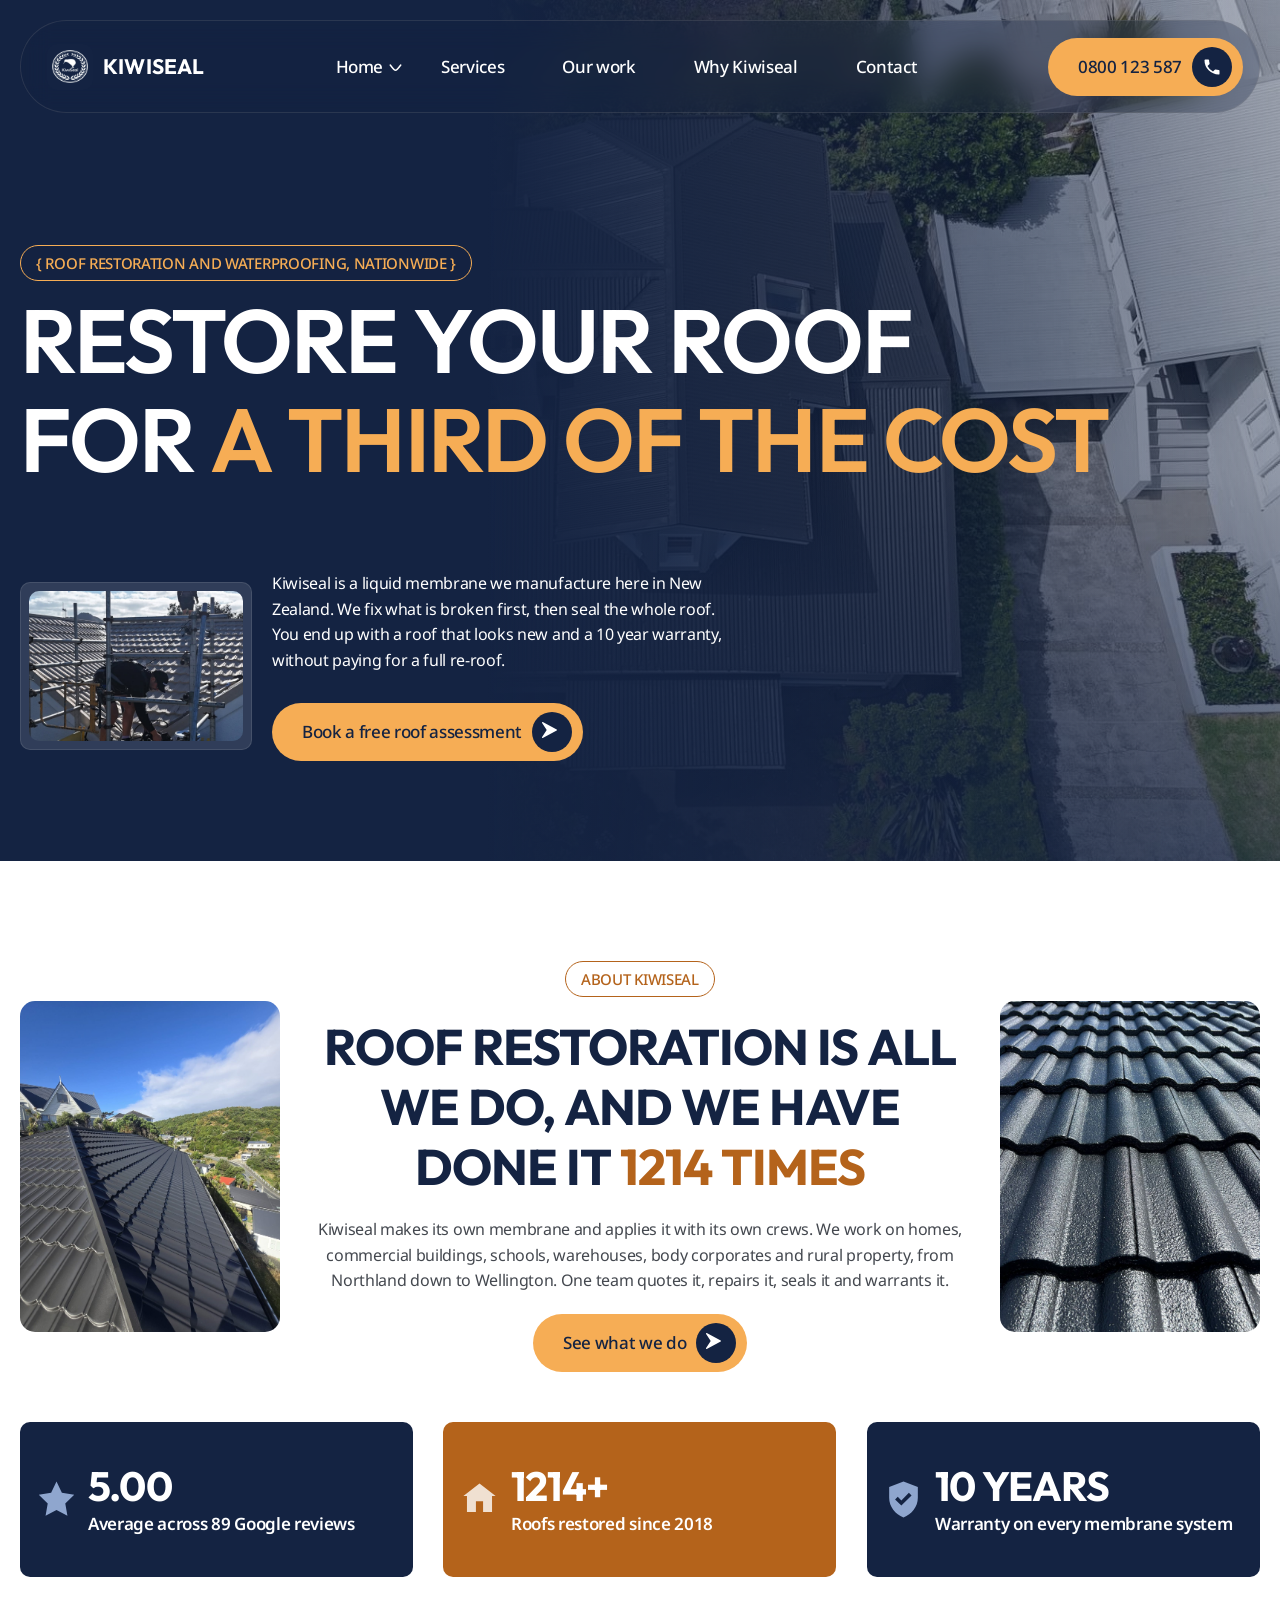
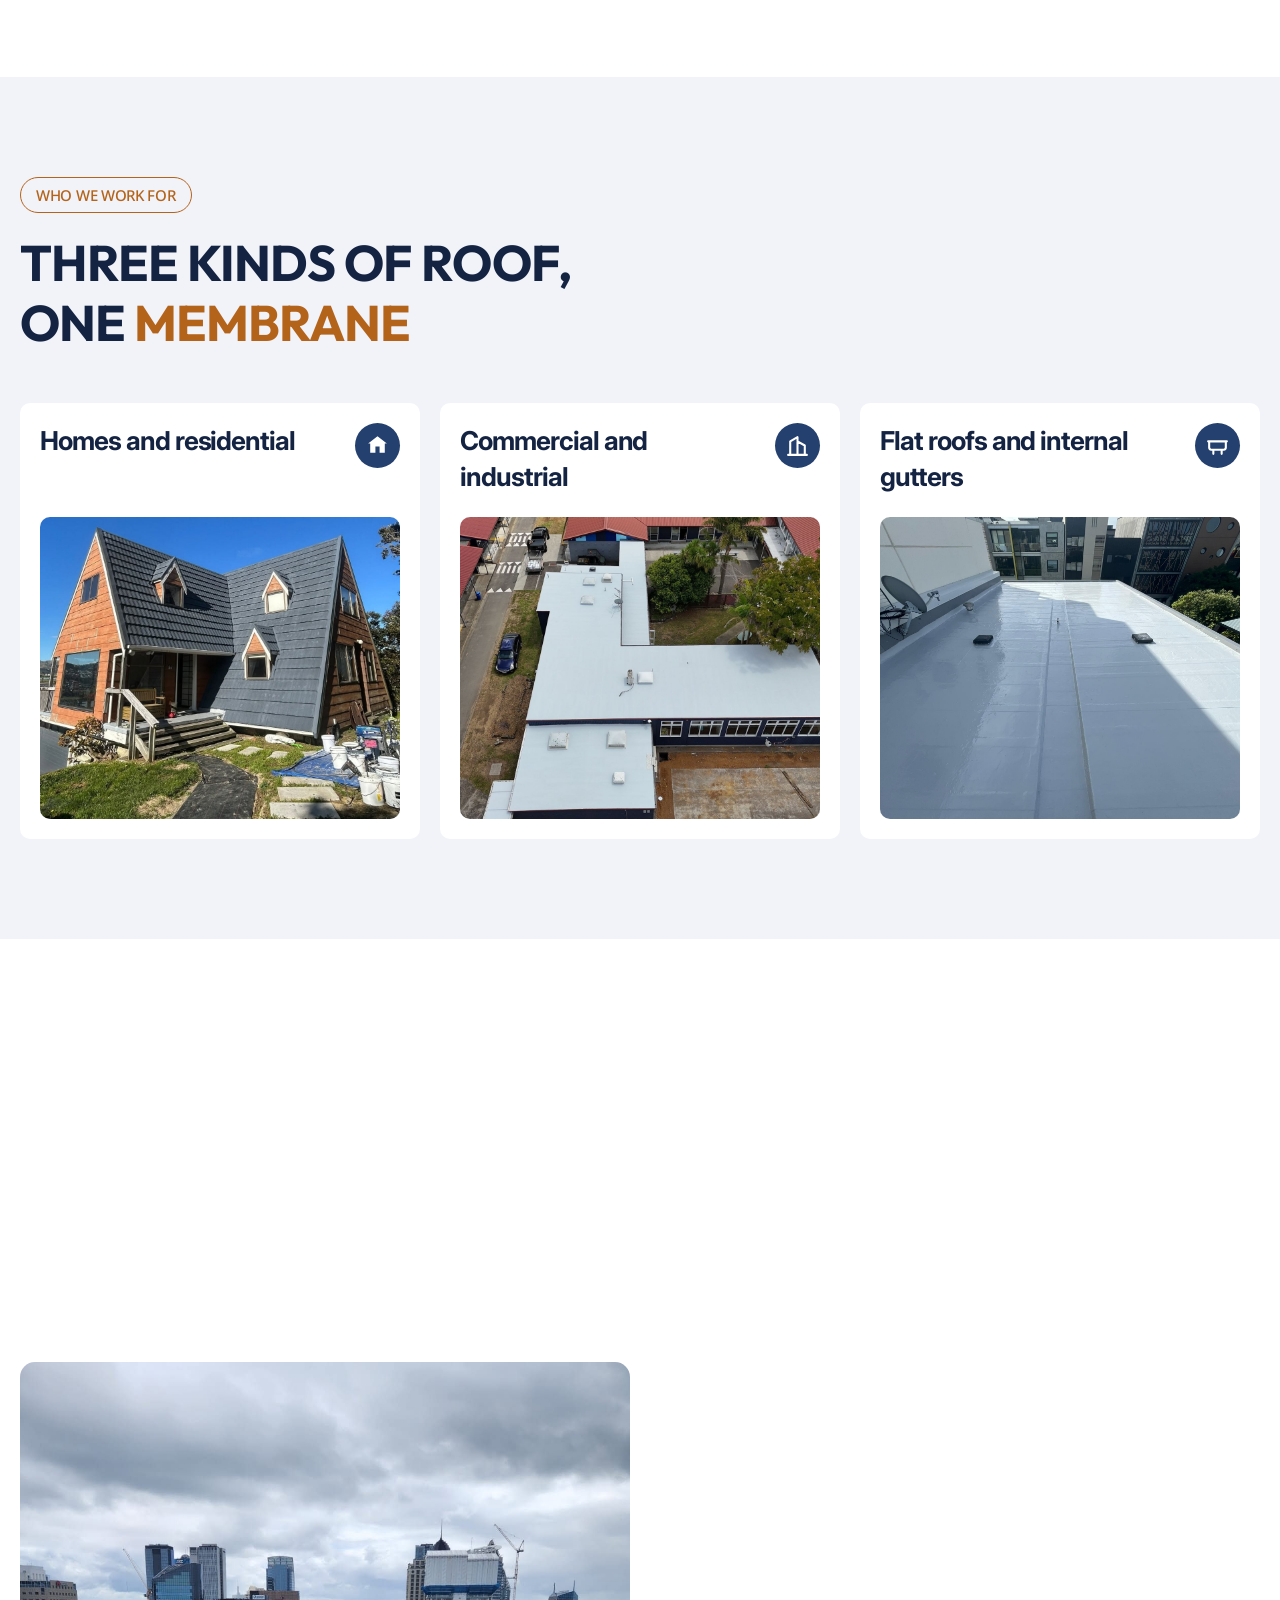
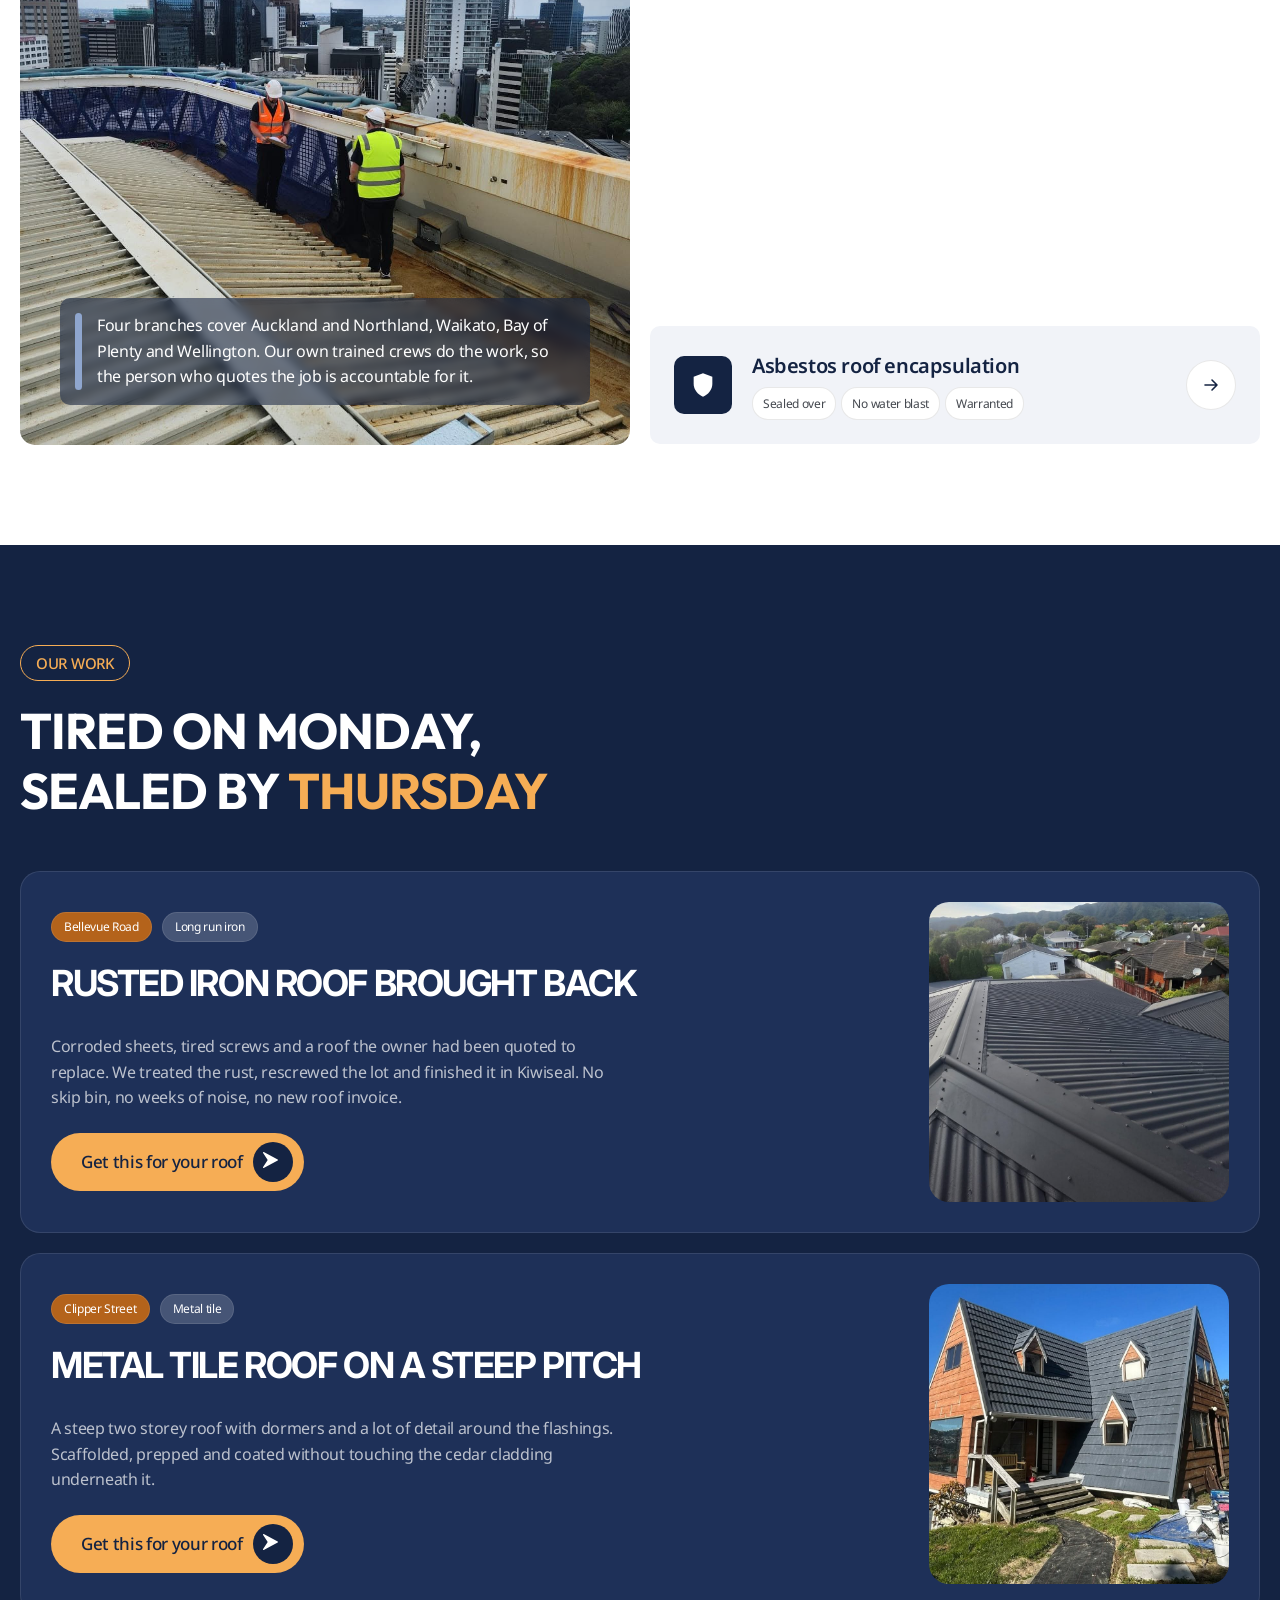
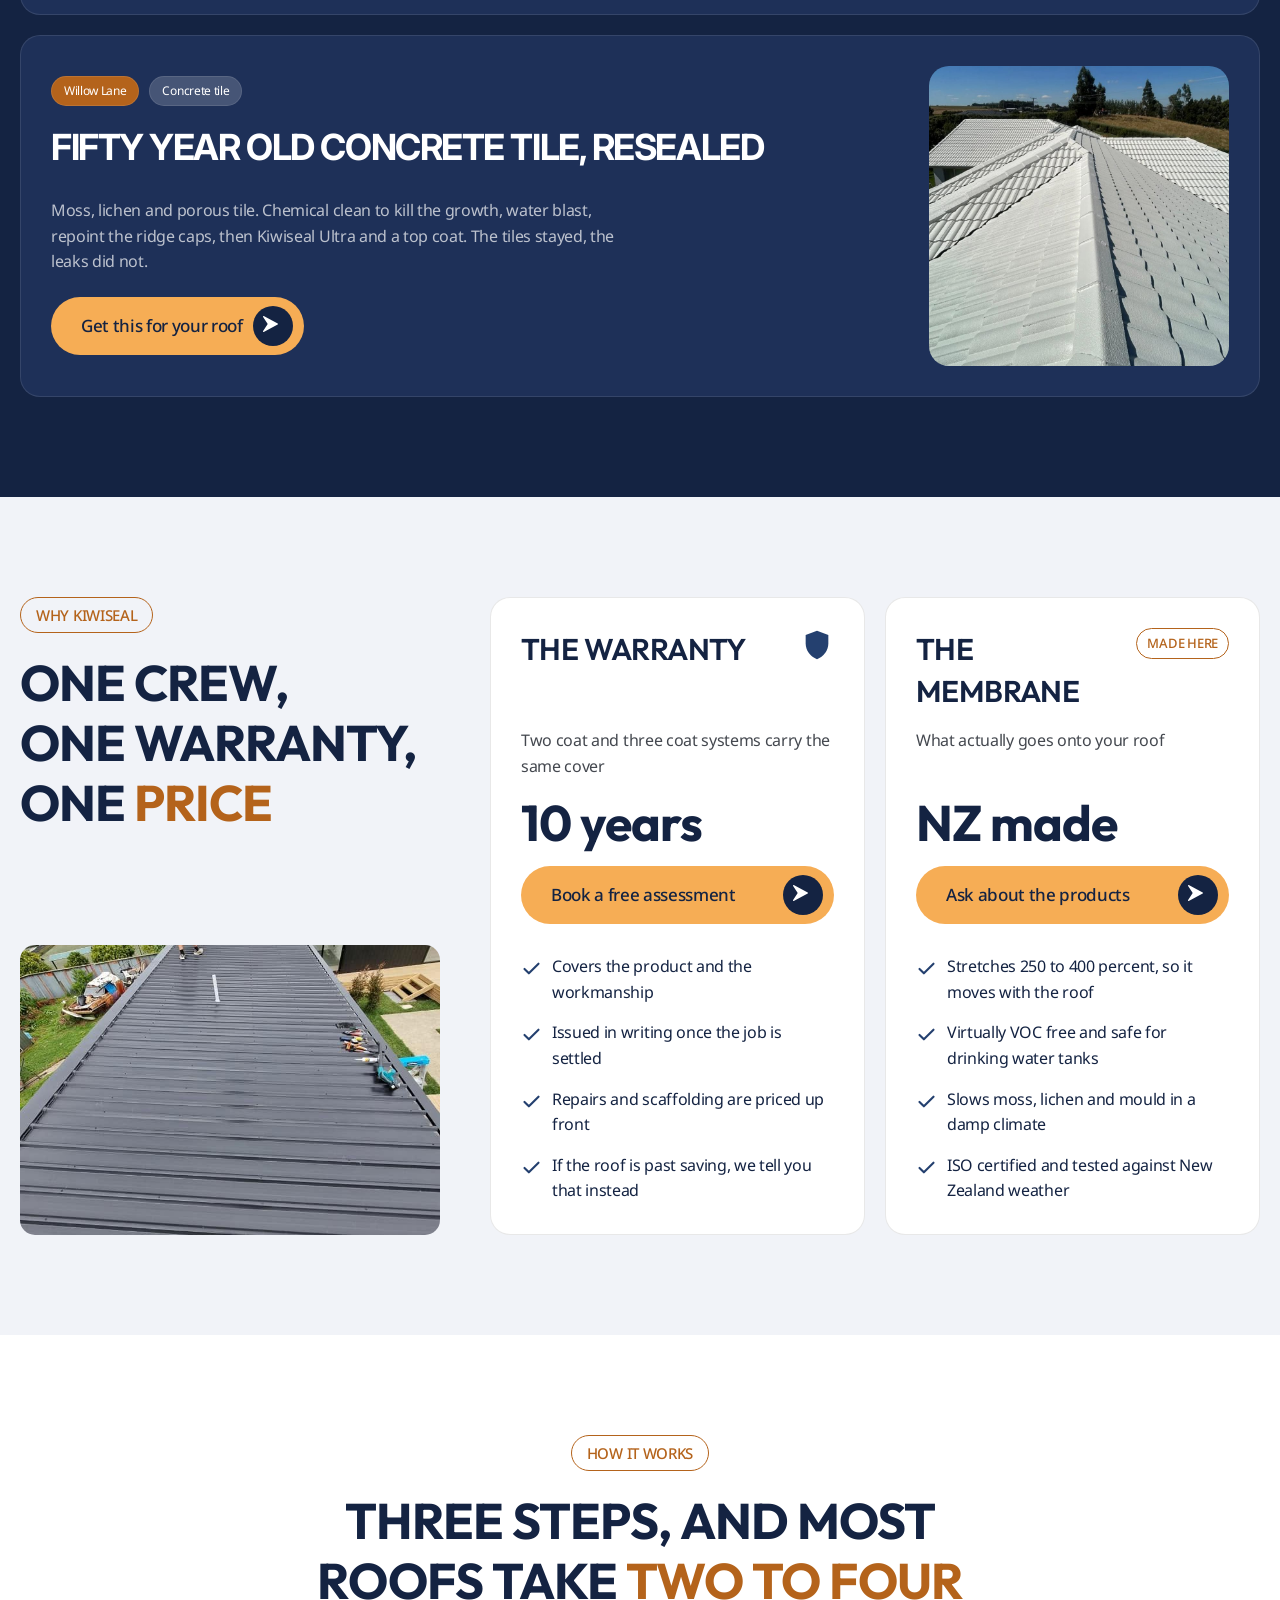
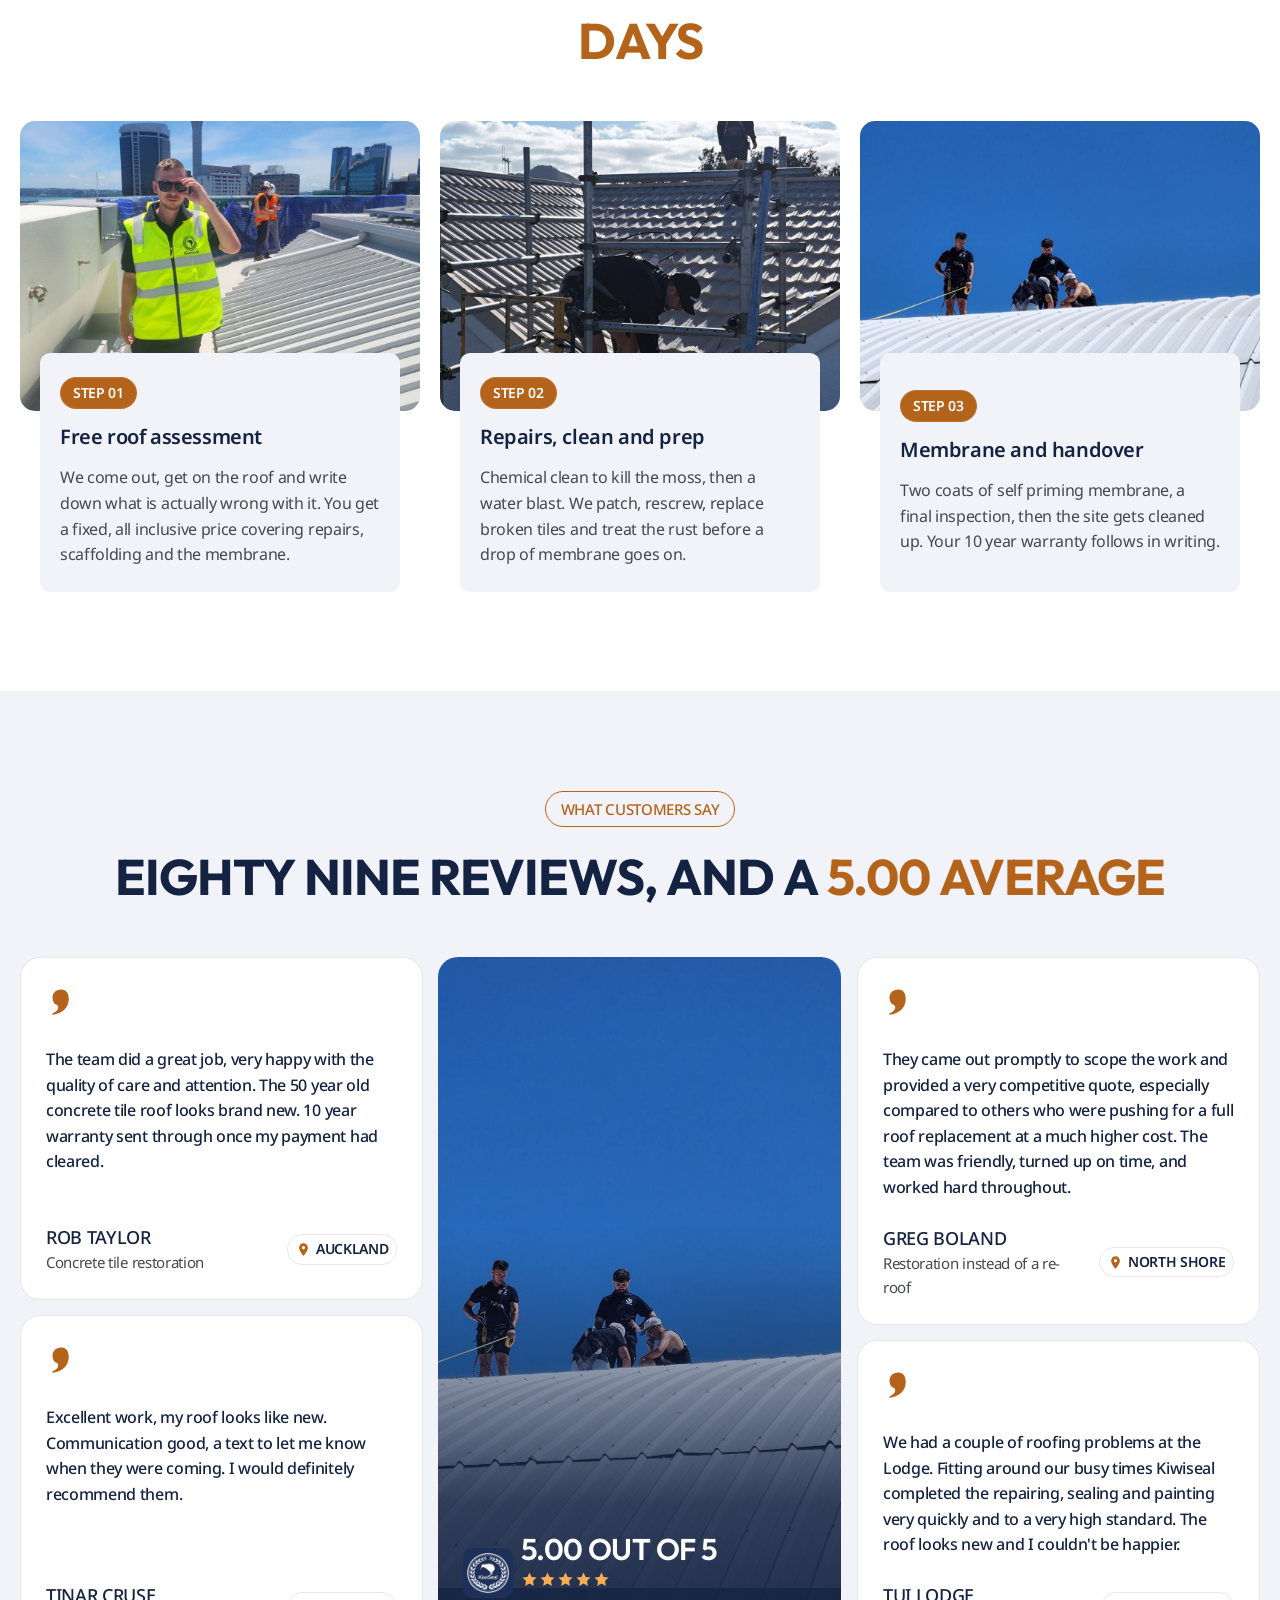
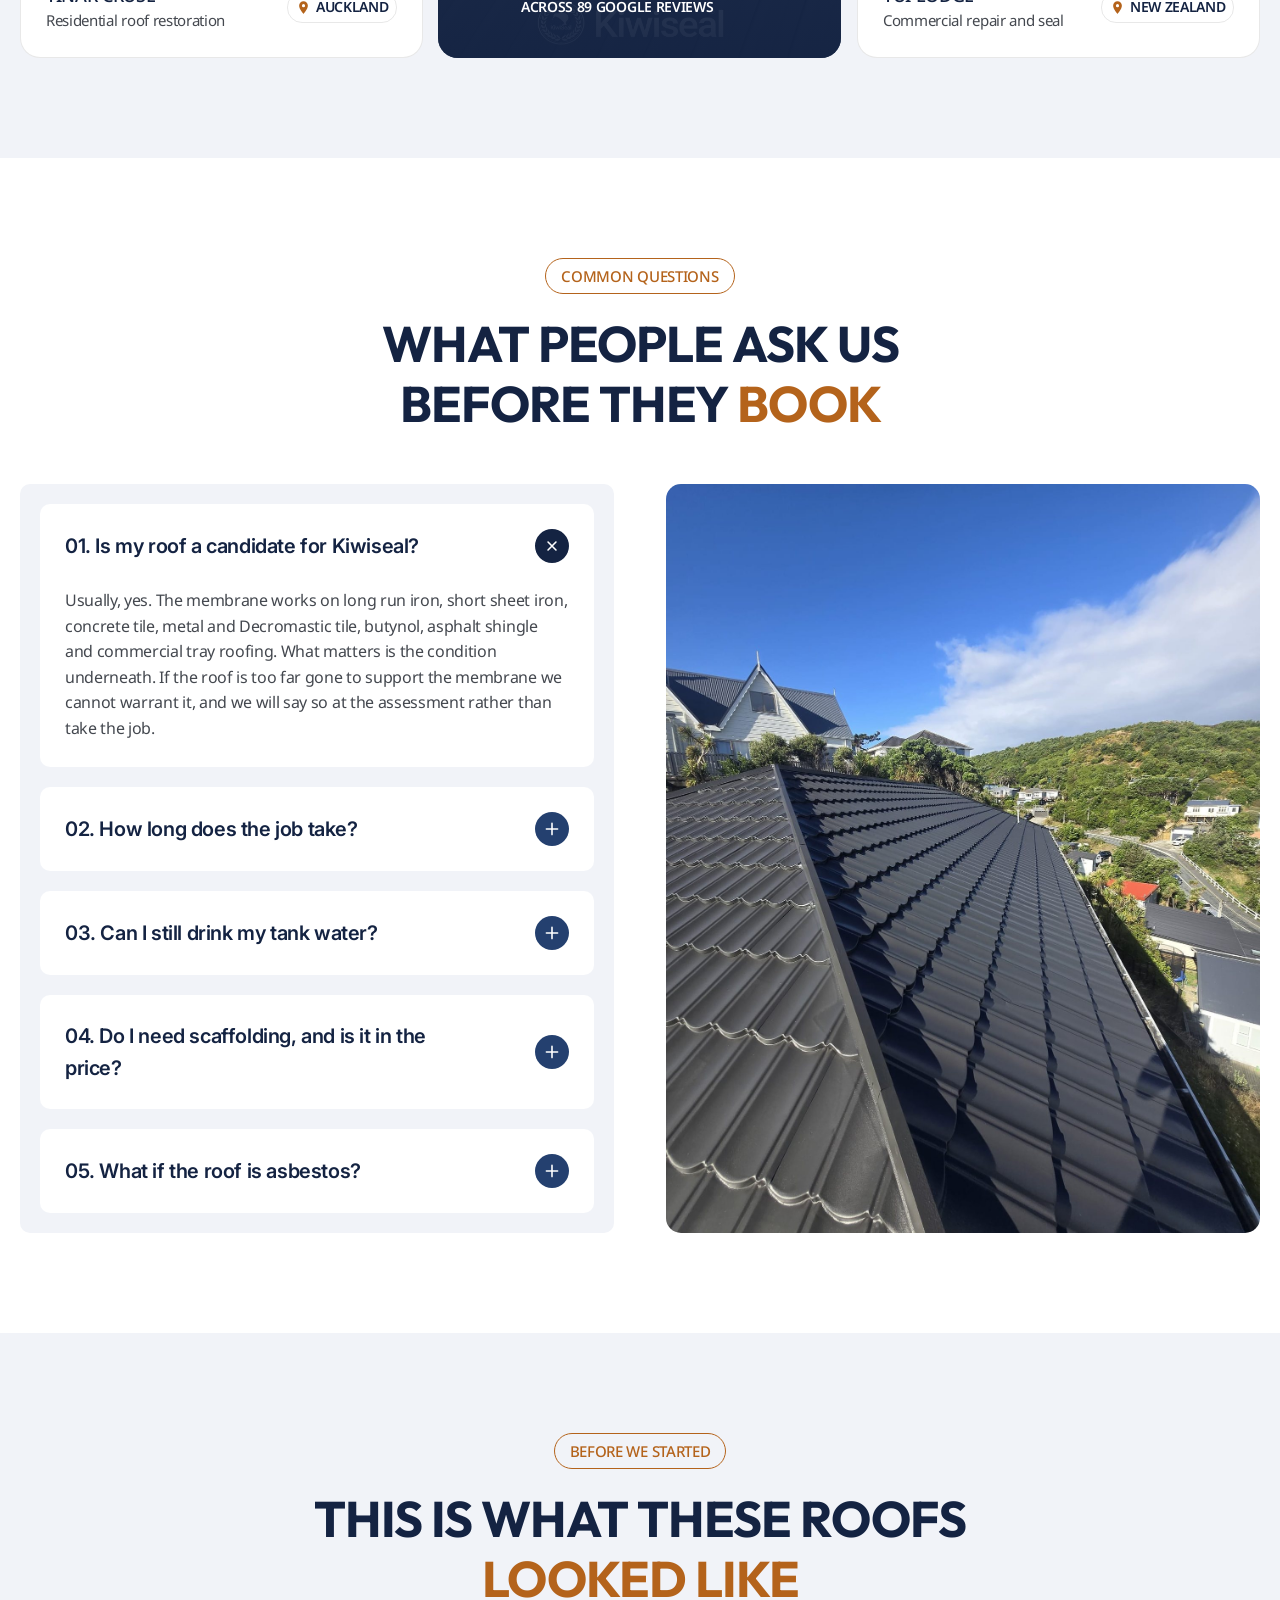
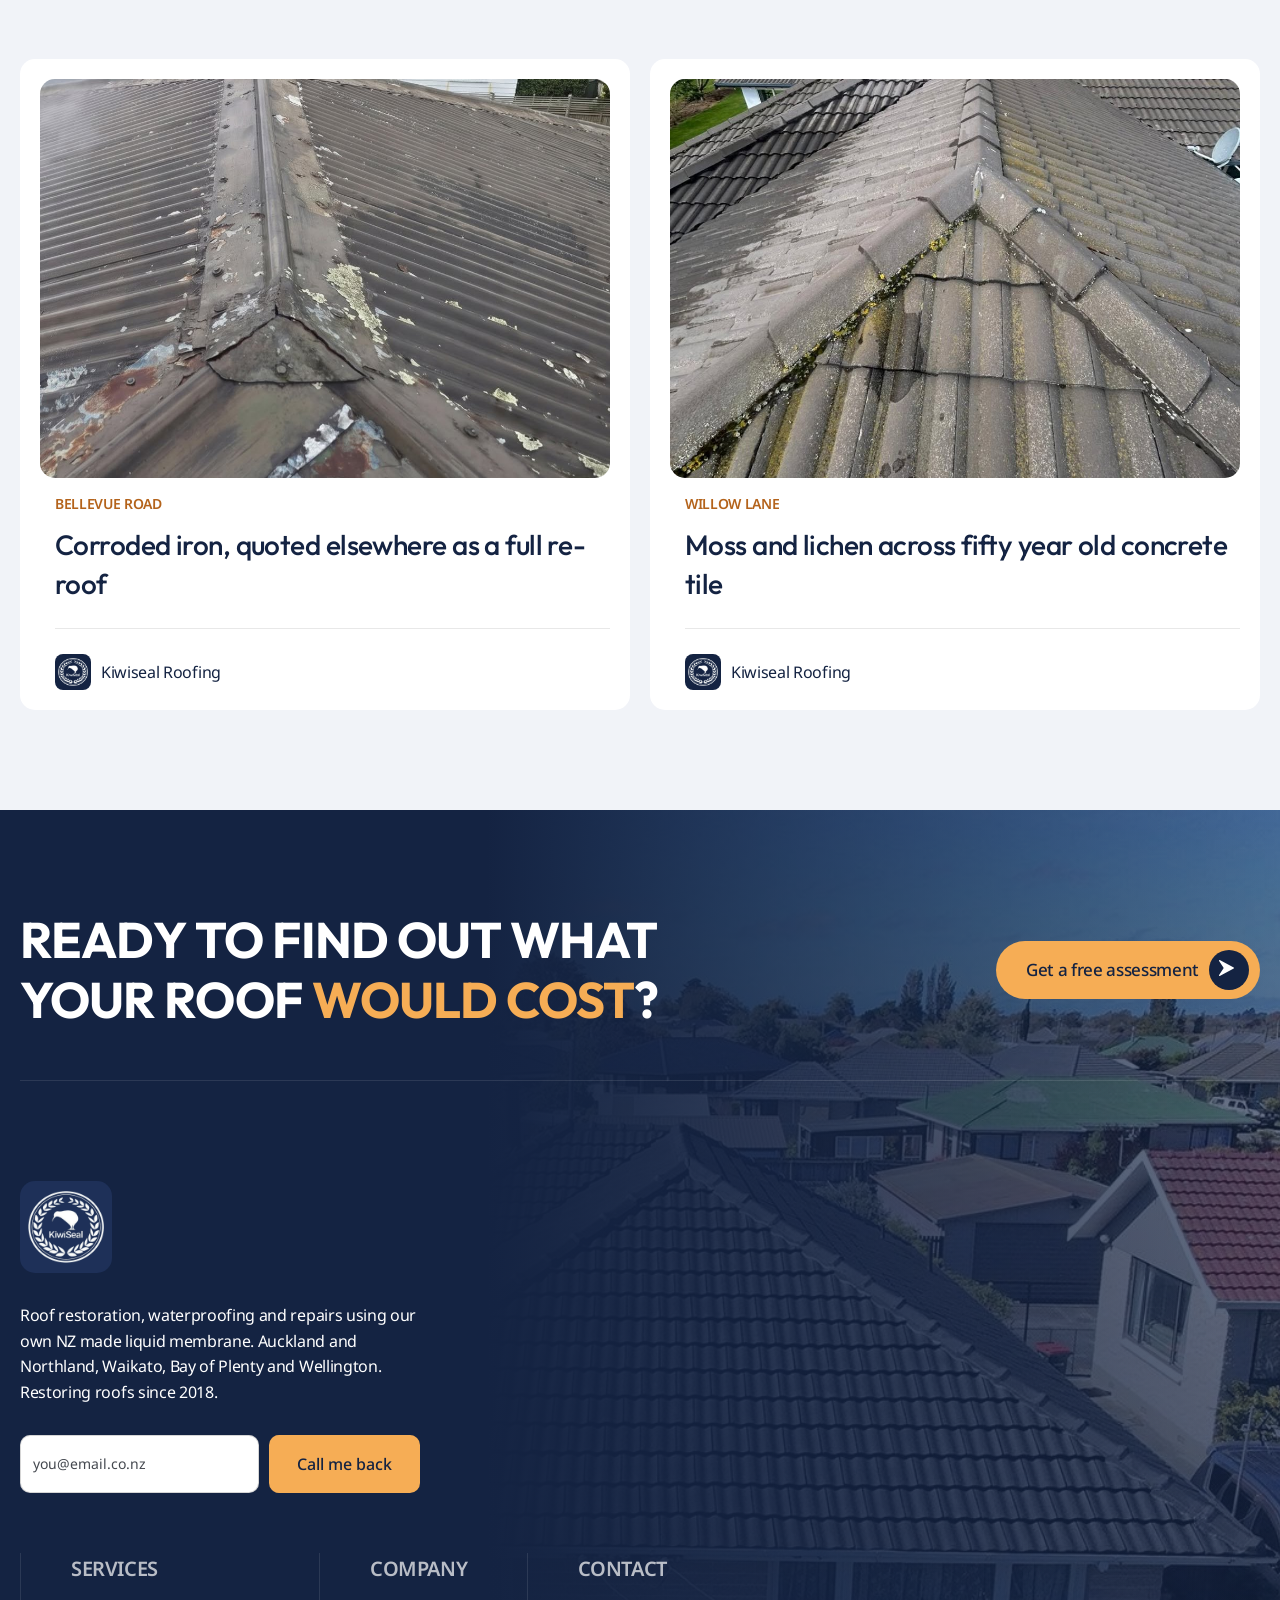
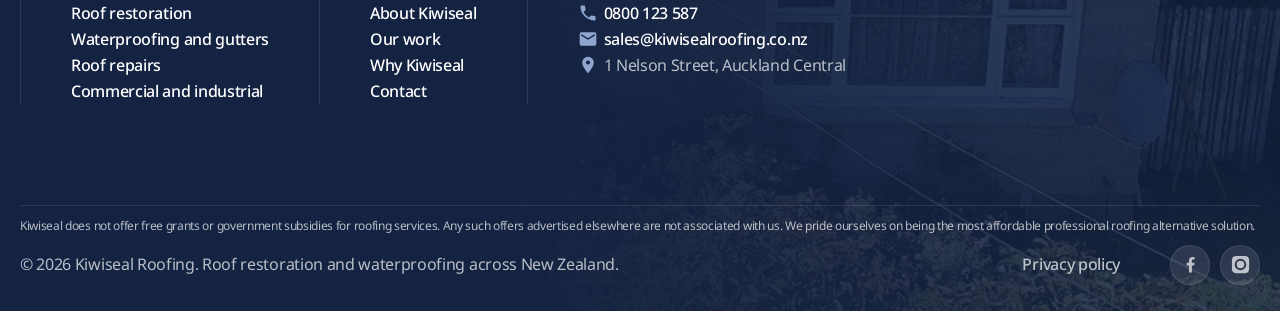
<file: index.html>
<!DOCTYPE html>
<html lang="en">
<head>
<meta charset="utf-8">
<meta name="viewport" content="width=device-width, initial-scale=1.0">
<title>Roof Restoration &amp; Waterproofing NZ | Kiwiseal Roofing</title>
<meta name="description" content="Kiwiseal restores your roof with an NZ made liquid membrane for about a third of the cost of a re-roof. 10 year warranty, 5.00 across 89 reviews.">
<link rel="canonical" href="https://kiwisealroofing.co.nz/">
<link rel="icon" href="images/logo.png">

<meta property="og:type" content="website">
<meta property="og:title" content="Roof Restoration &amp; Waterproofing NZ | Kiwiseal Roofing">
<meta property="og:description" content="We repair the faults, then seal the whole roof with our own NZ made membrane. A roof that looks new, backed by a 10 year warranty.">
<meta property="og:image" content="images/hero.jpg">
<meta property="og:url" content="https://kiwisealroofing.co.nz/">

<link rel="preconnect" href="https://fonts.googleapis.com">
<link rel="preconnect" href="https://fonts.gstatic.com" crossorigin>
<link href="https://fonts.googleapis.com/css2?family=Outfit:wght@500;600;700&family=Noto+Sans:wght@400;500;600;700&family=Inter:wght@600;700&display=swap" rel="stylesheet">
<link rel="stylesheet" href="styles.css">

<script type="application/ld+json">
{
  "@context": "https://schema.org",
  "@type": "RoofingContractor",
  "name": "Kiwiseal Roofing",
  "image": "images/logo.png",
  "url": "https://kiwisealroofing.co.nz/",
  "telephone": "+64800123587",
  "email": "sales@kiwisealroofing.co.nz",
  "foundingDate": "2018",
  "address": {
    "@type": "PostalAddress",
    "streetAddress": "1 Nelson Street",
    "addressLocality": "Auckland",
    "addressRegion": "Auckland",
    "addressCountry": "NZ"
  },
  "areaServed": "Auckland, Northland, Waikato, Bay of Plenty and Wellington",
  "aggregateRating": {
    "@type": "AggregateRating",
    "ratingValue": "5.0",
    "reviewCount": "89"
  },
  "sameAs": [
    "https://www.facebook.com/kiwiseal",
    "https://www.instagram.com/kiwiseal_"
  ]
}
</script>
</head>
<body>
<a class="skip-link" href="#main">Skip to content</a>

<!-- ===================== NAV ===================== -->
<header class="nav" id="nav">
  <div class="container">
    <div class="nav-bar">
      <div class="nav-row">
        <a class="nav-logo" href="index.html" aria-label="Kiwiseal Roofing, home page">
          <img src="images/logo.png" alt="Kiwiseal Roofing logo">
          <span class="nav-wordmark">Kiwiseal</span>
        </a>
        <button class="nav-toggle" id="navToggle" aria-expanded="false" aria-controls="navMenu" aria-label="Open menu">
          <svg class="ico-open" viewBox="0 0 24 24" fill="none" stroke="currentColor" stroke-width="2" stroke-linecap="round" aria-hidden="true"><path d="M3 6h18M3 12h18M3 18h18"/></svg>
          <svg class="ico-close" viewBox="0 0 24 24" fill="none" stroke="currentColor" stroke-width="2" stroke-linecap="round" aria-hidden="true"><path d="M6 6l12 12M18 6L6 18"/></svg>
        </button>
      </div>

      <nav class="nav-menu" id="navMenu" aria-label="Main navigation">
        <a class="nav-link" href="index.html" aria-current="page">Home
          <svg class="chev" viewBox="0 0 20 20" fill="none" stroke="currentColor" stroke-width="2" stroke-linecap="round" stroke-linejoin="round" aria-hidden="true"><path d="M17 8c0 0-5.155 7-7 7S3 8 3 8"/></svg>
        </a>
        <a class="nav-link" href="#services">Services
          <svg class="chev" viewBox="0 0 20 20" fill="none" stroke="currentColor" stroke-width="2" stroke-linecap="round" stroke-linejoin="round" aria-hidden="true"><path d="M17 8c0 0-5.155 7-7 7S3 8 3 8"/></svg>
        </a>
        <a class="nav-link" href="#work">Our work
          <svg class="chev" viewBox="0 0 20 20" fill="none" stroke="currentColor" stroke-width="2" stroke-linecap="round" stroke-linejoin="round" aria-hidden="true"><path d="M17 8c0 0-5.155 7-7 7S3 8 3 8"/></svg>
        </a>
        <a class="nav-link" href="#why">Why Kiwiseal
          <svg class="chev" viewBox="0 0 20 20" fill="none" stroke="currentColor" stroke-width="2" stroke-linecap="round" stroke-linejoin="round" aria-hidden="true"><path d="M17 8c0 0-5.155 7-7 7S3 8 3 8"/></svg>
        </a>
        <a class="nav-link" href="contact.html">Contact</a>
      </nav>

      <div class="nav-cta">
        <a class="btn" href="tel:0800123587">0800 123 587
          <span class="btn-ico"><svg viewBox="0 0 24 24" fill="currentColor" aria-hidden="true"><path d="M6.6 10.8a15.1 15.1 0 006.6 6.6l2.2-2.2a1 1 0 011-.2c1.1.4 2.3.6 3.6.6a1 1 0 011 1V20a1 1 0 01-1 1A17 17 0 013 4a1 1 0 011-1h3.5a1 1 0 011 1c0 1.3.2 2.5.6 3.6a1 1 0 01-.3 1l-2.2 2.2z"/></svg></span>
        </a>
      </div>
    </div>
  </div>
</header>

<main id="main">

  <!-- ===================== HERO ===================== -->
  <section class="hero">
    <div class="hero-bg">
      <img src="images/hero.jpg" alt="Aerial view of a restored charcoal roof on a two storey Auckland home" fetchpriority="high">
    </div>
    <div class="container">
      <div class="hero-head">
        <span class="eyebrow" data-appear style="--appear-y:40px; --appear-delay:.35s">{ Roof restoration and waterproofing, nationwide }</span>
        <h1 class="display" data-split data-split-blur>Restore your roof<br>for <span class="accent-word">a third of the cost</span></h1>
      </div>

      <div class="hero-foot" data-appear style="--appear-y:40px; --appear-delay:.55s">
        <span class="hero-thumb">
          <img src="images/crew-applying.jpg" alt="Kiwiseal installer on a scaffold rolling membrane onto a tile roof">
        </span>
        <div class="hero-copy">
          <p>Kiwiseal is a liquid membrane we manufacture here in New Zealand. We fix what is broken first, then seal the whole roof. You end up with a roof that looks new and a 10 year warranty, without paying for a full re-roof.</p>
          <a class="btn" href="contact.html">Book a free roof assessment
            <span class="btn-ico"><svg viewBox="0 0 20 20" fill="currentColor" aria-hidden="true"><path d="M14.7 7.44L.76.06a.54.54 0 00-.64.17.6.6 0 00-.12.37c0 .14.04.27.11.38L4.69 8 .11 15.02a.55.55 0 00.01.75c.1.15.26.23.42.23.08 0 .15-.2.22-.06l13.93-7.38c.2-.12.32-.33.31-.56a.63.63 0 00-.3-.56z"/></svg></span>
          </a>
        </div>
      </div>
    </div>
  </section>

  <!-- ===================== OVERVIEW ===================== -->
  <section class="sec-white" id="about">
    <div class="container stack">
      <div class="overview-top" data-reveal>
        <figure class="overview-fig">
          <img src="images/roof-metal-tile.jpg" alt="Restored metal tile roof in a dark finish, hills and blue sky behind it">
        </figure>

        <div class="overview-mid">
          <span class="eyebrow">About Kiwiseal</span>
          <h2 data-split>Roof restoration is all we do, and we have done it <span class="accent-word">1214 times</span></h2>
          <p class="measure">Kiwiseal makes its own membrane and applies it with its own crews. We work on homes, commercial buildings, schools, warehouses, body corporates and rural property, from Northland down to Wellington. One team quotes it, repairs it, seals it and warrants it.</p>
          <a class="btn" href="#services">See what we do
            <span class="btn-ico"><svg viewBox="0 0 20 20" fill="currentColor" aria-hidden="true"><path d="M14.7 7.44L.76.06a.54.54 0 00-.64.17.6.6 0 00-.12.37c0 .14.04.27.11.38L4.69 8 .11 15.02a.55.55 0 00.01.75c.1.15.26.23.42.23.08 0 .15-.2.22-.06l13.93-7.38c.2-.12.32-.33.31-.56a.63.63 0 00-.3-.56z"/></svg></span>
          </a>
        </div>

        <figure class="overview-fig">
          <img src="images/roof-concrete-tile.jpg" alt="Close view of concrete roof tiles finished in Kiwiseal membrane">
        </figure>
      </div>

      <div class="stat-row">
        <div class="stat" data-reveal>
          <span class="stat-ico" aria-hidden="true"><svg viewBox="0 0 24 24" fill="currentColor"><path d="M12 2l3 6.3 6.9 1-5 4.9 1.2 6.8L12 17.8 5.9 21l1.2-6.8-5-4.9 6.9-1L12 2z"/></svg></span>
          <div>
            <p class="stat-num">5.00</p>
            <p class="stat-label">Average across 89 Google reviews</p>
          </div>
        </div>
        <div class="stat" data-reveal>
          <span class="stat-ico" aria-hidden="true"><svg viewBox="0 0 24 24" fill="currentColor"><path d="M12 3l9 7h-2v9h-5v-6h-4v6H5v-9H3l9-7z"/></svg></span>
          <div>
            <p class="stat-num">1214+</p>
            <p class="stat-label">Roofs restored since 2018</p>
          </div>
        </div>
        <div class="stat" data-reveal>
          <span class="stat-ico" aria-hidden="true"><svg viewBox="0 0 24 24" fill="currentColor"><path d="M12 2l8 3v6c0 5-3.4 9.3-8 11-4.6-1.7-8-6-8-11V5l8-3zm-1.2 13.4l5.7-5.7-1.5-1.4-4.2 4.2-2-2L7.3 12l3.5 3.4z"/></svg></span>
          <div>
            <p class="stat-num">10 years</p>
            <p class="stat-label">Warranty on every membrane system</p>
          </div>
        </div>
      </div>
    </div>
  </section>

  <!-- ===================== FEATURES ===================== -->
  <section class="sec-wash">
    <div class="container stack">
      <div class="stack-sm" data-reveal>
        <span class="eyebrow">Who we work for</span>
        <h2 class="measure" data-split>Three kinds of roof,<br>one <span class="accent-word">membrane</span></h2>
      </div>

      <div class="feature-grid">
        <article class="feature" data-reveal>
          <div class="feature-head">
            <h3>Homes and residential</h3>
            <span class="feature-ico" aria-hidden="true"><svg viewBox="0 0 24 24" fill="currentColor"><path d="M12 3l9 7h-2v9h-5v-6h-4v6H5v-9H3l9-7z"/></svg></span>
          </div>
          <div class="feature-img">
            <img src="images/clipper-after.jpg" alt="Restored dark metal tile roof on a two storey house with cedar cladding">
          </div>
        </article>

        <article class="feature" data-reveal>
          <div class="feature-head">
            <h3>Commercial and industrial</h3>
            <span class="feature-ico" aria-hidden="true"><svg viewBox="0 0 24 24" fill="none" stroke="currentColor" stroke-width="2" stroke-linecap="round" stroke-linejoin="round"><path d="M3 21h18M5 21V8l7-4v17M19 21v-9l-7-4"/></svg></span>
          </div>
          <div class="feature-img">
            <img src="images/roof-commercial.jpg" alt="Aerial view of a commercial building with a white Kiwiseal coated roof">
          </div>
        </article>

        <article class="feature" data-reveal>
          <div class="feature-head">
            <h3>Flat roofs and internal gutters</h3>
            <span class="feature-ico" aria-hidden="true"><svg viewBox="0 0 24 24" fill="none" stroke="currentColor" stroke-width="2" stroke-linecap="round" stroke-linejoin="round"><path d="M3 8h18M4 8v6a2 2 0 002 2h12a2 2 0 002-2V8M8 16v4M16 16v4"/></svg></span>
          </div>
          <div class="feature-img">
            <img src="images/internal-gutter.jpg" alt="Flat rooftop and internal gutter finished in a pale Kiwiseal Pro membrane">
          </div>
        </article>
      </div>
    </div>
  </section>

  <!-- ===================== SERVICES ===================== -->
  <section class="sec-white" id="services">
    <div class="container stack">
      <div class="stack-sm" data-reveal>
        <span class="eyebrow">What we do</span>
        <h2 class="measure" data-split>Repair the faults first,<br>then <span class="accent-word">seal the lot</span></h2>
        <p class="measure">Paint hides a bad roof. A membrane only works if what sits under it is sound. So every job starts with the mechanical work: rust treatment, rescrewing sheets, replacing broken tiles, repointing ridge caps. The coating goes on after that, not instead of it.</p>
      </div>

      <div class="services-split">
        <div class="services-photo" data-reveal>
          <img src="images/crew-cbd.jpg" alt="Kiwiseal crew working on a city rooftop with the Auckland skyline behind them">
          <p class="services-note">Four branches cover Auckland and Northland, Waikato, Bay of Plenty and Wellington. Our own trained crews do the work, so the person who quotes the job is accountable for it.</p>
        </div>

        <div class="service-list">
          <a class="service-row" href="contact.html" data-reveal>
            <span class="service-ico" aria-hidden="true"><svg viewBox="0 0 24 24" fill="currentColor"><path d="M12 3l9 7h-2v9h-5v-6h-4v6H5v-9H3l9-7z"/></svg></span>
            <span class="service-body">
              <span class="h3">Roof restoration and membrane coating</span>
              <span class="service-tags"><span class="tag">Long run iron</span><span class="tag">Concrete tile</span><span class="tag">Metal tile</span></span>
            </span>
            <span class="service-arrow" aria-hidden="true"><svg viewBox="0 0 20 20" fill="none" stroke="currentColor" stroke-width="1.6" stroke-linecap="round" stroke-linejoin="round"><path d="M4 10h12M11 5l5 5-5 5"/></svg></span>
          </a>

          <a class="service-row" href="contact.html" data-reveal>
            <span class="service-ico" aria-hidden="true"><svg viewBox="0 0 24 24" fill="none" stroke="currentColor" stroke-width="2" stroke-linecap="round" stroke-linejoin="round"><path d="M3 8h18M4 8v6a2 2 0 002 2h12a2 2 0 002-2V8M8 16v4M16 16v4"/></svg></span>
            <span class="service-body">
              <span class="h3">Waterproofing, flat roofs and internal gutters</span>
              <span class="service-tags"><span class="tag">Butynol</span><span class="tag">Decks</span><span class="tag">Gutter lining</span></span>
            </span>
            <span class="service-arrow" aria-hidden="true"><svg viewBox="0 0 20 20" fill="none" stroke="currentColor" stroke-width="1.6" stroke-linecap="round" stroke-linejoin="round"><path d="M4 10h12M11 5l5 5-5 5"/></svg></span>
          </a>

          <a class="service-row" href="contact.html" data-reveal>
            <span class="service-ico" aria-hidden="true"><svg viewBox="0 0 24 24" fill="none" stroke="currentColor" stroke-width="2" stroke-linecap="round" stroke-linejoin="round"><path d="M14.7 6.3a5 5 0 01-6.6 6.6L4 17v3h3l4.1-4.1a5 5 0 016.6-6.6l-2.6 2.6-1.9-1.9 2.6-2.6z"/></svg></span>
            <span class="service-body">
              <span class="h3">Roof repairs and rust treatment</span>
              <span class="service-tags"><span class="tag">Rescrews</span><span class="tag">Flashings</span><span class="tag">Broken tiles</span></span>
            </span>
            <span class="service-arrow" aria-hidden="true"><svg viewBox="0 0 20 20" fill="none" stroke="currentColor" stroke-width="1.6" stroke-linecap="round" stroke-linejoin="round"><path d="M4 10h12M11 5l5 5-5 5"/></svg></span>
          </a>

          <a class="service-row" href="contact.html" data-reveal>
            <span class="service-ico" aria-hidden="true"><svg viewBox="0 0 24 24" fill="none" stroke="currentColor" stroke-width="2" stroke-linecap="round" stroke-linejoin="round"><path d="M3 21h18M5 21V8l7-4v17M19 21v-9l-7-4"/></svg></span>
            <span class="service-body">
              <span class="h3">Commercial, industrial and body corporate</span>
              <span class="service-tags"><span class="tag">Warehouses</span><span class="tag">Schools</span><span class="tag">Apartments</span></span>
            </span>
            <span class="service-arrow" aria-hidden="true"><svg viewBox="0 0 20 20" fill="none" stroke="currentColor" stroke-width="1.6" stroke-linecap="round" stroke-linejoin="round"><path d="M4 10h12M11 5l5 5-5 5"/></svg></span>
          </a>

          <a class="service-row" href="contact.html" data-reveal>
            <span class="service-ico" aria-hidden="true"><svg viewBox="0 0 24 24" fill="currentColor"><path d="M12 2l8 3v6c0 5-3.4 9.3-8 11-4.6-1.7-8-6-8-11V5l8-3z"/></svg></span>
            <span class="service-body">
              <span class="h3">Asbestos roof encapsulation</span>
              <span class="service-tags"><span class="tag">Sealed over</span><span class="tag">No water blast</span><span class="tag">Warranted</span></span>
            </span>
            <span class="service-arrow" aria-hidden="true"><svg viewBox="0 0 20 20" fill="none" stroke="currentColor" stroke-width="1.6" stroke-linecap="round" stroke-linejoin="round"><path d="M4 10h12M11 5l5 5-5 5"/></svg></span>
          </a>
        </div>
      </div>
    </div>
  </section>

  <!-- ===================== OUR WORK (sticky stack) ===================== -->
  <section class="sec-deep on-dark" id="work">
    <div class="container stack">
      <div class="stack-sm" data-reveal>
        <span class="eyebrow">Our work</span>
        <h2 class="measure" data-split>Tired on Monday,<br>sealed by <span class="accent-word">Thursday</span></h2>
      </div>

      <div class="project-stack">
        <article class="project">
          <div class="project-body">
            <div class="project-top">
              <div class="project-meta">
                <span class="tag tag-accent">Bellevue Road</span>
                <span class="tag tag-glass">Long run iron</span>
              </div>
              <h3 class="h4">Rusted iron roof brought back</h3>
            </div>
            <div class="project-bottom">
              <p>Corroded sheets, tired screws and a roof the owner had been quoted to replace. We treated the rust, rescrewed the lot and finished it in Kiwiseal. No skip bin, no weeks of noise, no new roof invoice.</p>
              <a class="btn" href="contact.html">Get this for your roof
                <span class="btn-ico"><svg viewBox="0 0 20 20" fill="currentColor" aria-hidden="true"><path d="M14.7 7.44L.76.06a.54.54 0 00-.64.17.6.6 0 00-.12.37c0 .14.04.27.11.38L4.69 8 .11 15.02a.55.55 0 00.01.75c.1.15.26.23.42.23.08 0 .15-.2.22-.06l13.93-7.38c.2-.12.32-.33.31-.56a.63.63 0 00-.3-.56z"/></svg></span>
              </a>
            </div>
          </div>
          <div class="project-img">
            <img src="images/bellevue-after.jpg" alt="Bellevue Road roof after restoration, dark sealed iron with clean ridge lines">
          </div>
        </article>

        <article class="project">
          <div class="project-body">
            <div class="project-top">
              <div class="project-meta">
                <span class="tag tag-accent">Clipper Street</span>
                <span class="tag tag-glass">Metal tile</span>
              </div>
              <h3 class="h4">Metal tile roof on a steep pitch</h3>
            </div>
            <div class="project-bottom">
              <p>A steep two storey roof with dormers and a lot of detail around the flashings. Scaffolded, prepped and coated without touching the cedar cladding underneath it.</p>
              <a class="btn" href="contact.html">Get this for your roof
                <span class="btn-ico"><svg viewBox="0 0 20 20" fill="currentColor" aria-hidden="true"><path d="M14.7 7.44L.76.06a.54.54 0 00-.64.17.6.6 0 00-.12.37c0 .14.04.27.11.38L4.69 8 .11 15.02a.55.55 0 00.01.75c.1.15.26.23.42.23.08 0 .15-.2.22-.06l13.93-7.38c.2-.12.32-.33.31-.56a.63.63 0 00-.3-.56z"/></svg></span>
              </a>
            </div>
          </div>
          <div class="project-img">
            <img src="images/clipper-after.jpg" alt="Clipper Street house after restoration, dark metal tile roof with dormer windows">
          </div>
        </article>

        <article class="project">
          <div class="project-body">
            <div class="project-top">
              <div class="project-meta">
                <span class="tag tag-accent">Willow Lane</span>
                <span class="tag tag-glass">Concrete tile</span>
              </div>
              <h3 class="h4">Fifty year old concrete tile, resealed</h3>
            </div>
            <div class="project-bottom">
              <p>Moss, lichen and porous tile. Chemical clean to kill the growth, water blast, repoint the ridge caps, then Kiwiseal Ultra and a top coat. The tiles stayed, the leaks did not.</p>
              <a class="btn" href="contact.html">Get this for your roof
                <span class="btn-ico"><svg viewBox="0 0 20 20" fill="currentColor" aria-hidden="true"><path d="M14.7 7.44L.76.06a.54.54 0 00-.64.17.6.6 0 00-.12.37c0 .14.04.27.11.38L4.69 8 .11 15.02a.55.55 0 00.01.75c.1.15.26.23.42.23.08 0 .15-.2.22-.06l13.93-7.38c.2-.12.32-.33.31-.56a.63.63 0 00-.3-.56z"/></svg></span>
              </a>
            </div>
          </div>
          <div class="project-img">
            <img src="images/willow-after.jpg" alt="Willow Lane concrete tile roof after restoration, clean pale grey finish">
          </div>
        </article>
      </div>
    </div>
  </section>

  <!-- ===================== WHY KIWISEAL ===================== -->
  <section class="sec-wash" id="why">
    <div class="container">
      <div class="warranty-split">
        <div class="warranty-intro" data-reveal>
          <span class="eyebrow">Why Kiwiseal</span>
          <h2 data-split>One crew,<br>one warranty,<br>one <span class="accent-word">price</span></h2>
          <figure class="warranty-fig">
            <img src="images/membrane-roll.jpg" alt="Kiwiseal membrane being rolled out across a long run iron roof">
          </figure>
        </div>

        <div class="warranty-cards">
          <article class="warranty-card" data-reveal>
              <div class="warranty-top">
                <span class="h6">The warranty</span>
                <span class="warranty-mark" aria-hidden="true"><svg viewBox="0 0 24 24" fill="currentColor"><path d="M12 2l8 3v6c0 5-3.4 9.3-8 11-4.6-1.7-8-6-8-11V5l8-3z"/></svg></span>
              </div>
              <p class="warranty-sub">Two coat and three coat systems carry the same cover</p>
              <p class="warranty-term"><span class="num">10 years</span></p>
              <a class="btn btn-block" href="contact.html">Book a free assessment
                <span class="btn-ico"><svg viewBox="0 0 20 20" fill="currentColor" aria-hidden="true"><path d="M14.7 7.44L.76.06a.54.54 0 00-.64.17.6.6 0 00-.12.37c0 .14.04.27.11.38L4.69 8 .11 15.02a.55.55 0 00.01.75c.1.15.26.23.42.23.08 0 .15-.2.22-.06l13.93-7.38c.2-.12.32-.33.31-.56a.63.63 0 00-.3-.56z"/></svg></span>
              </a>
            <ul class="warranty-list">
              <li><span class="tick" aria-hidden="true"><svg viewBox="0 0 24 24" fill="none" stroke="currentColor" stroke-width="2.4" stroke-linecap="round" stroke-linejoin="round"><path d="M4 12.5l5 5L20 6.5"/></svg></span>Covers the product and the workmanship</li>
              <li><span class="tick" aria-hidden="true"><svg viewBox="0 0 24 24" fill="none" stroke="currentColor" stroke-width="2.4" stroke-linecap="round" stroke-linejoin="round"><path d="M4 12.5l5 5L20 6.5"/></svg></span>Issued in writing once the job is settled</li>
              <li><span class="tick" aria-hidden="true"><svg viewBox="0 0 24 24" fill="none" stroke="currentColor" stroke-width="2.4" stroke-linecap="round" stroke-linejoin="round"><path d="M4 12.5l5 5L20 6.5"/></svg></span>Repairs and scaffolding are priced up front</li>
              <li><span class="tick" aria-hidden="true"><svg viewBox="0 0 24 24" fill="none" stroke="currentColor" stroke-width="2.4" stroke-linecap="round" stroke-linejoin="round"><path d="M4 12.5l5 5L20 6.5"/></svg></span>If the roof is past saving, we tell you that instead</li>
            </ul>
          </article>

          <article class="warranty-card" data-reveal>
              <div class="warranty-top">
                <span class="h6">The membrane</span>
                <span class="eyebrow">Made here</span>
              </div>
              <p class="warranty-sub">What actually goes onto your roof</p>
              <p class="warranty-term"><span class="num">NZ made</span></p>
              <a class="btn btn-block" href="contact.html">Ask about the products
                <span class="btn-ico"><svg viewBox="0 0 20 20" fill="currentColor" aria-hidden="true"><path d="M14.7 7.44L.76.06a.54.54 0 00-.64.17.6.6 0 00-.12.37c0 .14.04.27.11.38L4.69 8 .11 15.02a.55.55 0 00.01.75c.1.15.26.23.42.23.08 0 .15-.2.22-.06l13.93-7.38c.2-.12.32-.33.31-.56a.63.63 0 00-.3-.56z"/></svg></span>
              </a>
            <ul class="warranty-list">
              <li><span class="tick" aria-hidden="true"><svg viewBox="0 0 24 24" fill="none" stroke="currentColor" stroke-width="2.4" stroke-linecap="round" stroke-linejoin="round"><path d="M4 12.5l5 5L20 6.5"/></svg></span>Stretches 250 to 400 percent, so it moves with the roof</li>
              <li><span class="tick" aria-hidden="true"><svg viewBox="0 0 24 24" fill="none" stroke="currentColor" stroke-width="2.4" stroke-linecap="round" stroke-linejoin="round"><path d="M4 12.5l5 5L20 6.5"/></svg></span>Virtually VOC free and safe for drinking water tanks</li>
              <li><span class="tick" aria-hidden="true"><svg viewBox="0 0 24 24" fill="none" stroke="currentColor" stroke-width="2.4" stroke-linecap="round" stroke-linejoin="round"><path d="M4 12.5l5 5L20 6.5"/></svg></span>Slows moss, lichen and mould in a damp climate</li>
              <li><span class="tick" aria-hidden="true"><svg viewBox="0 0 24 24" fill="none" stroke="currentColor" stroke-width="2.4" stroke-linecap="round" stroke-linejoin="round"><path d="M4 12.5l5 5L20 6.5"/></svg></span>ISO certified and tested against New Zealand weather</li>
            </ul>
          </article>
        </div>
      </div>
    </div>
  </section>

  <!-- ===================== PROCESS ===================== -->
  <section class="sec-white" id="process">
    <div class="container stack">
      <div class="stack-sm center" data-reveal>
        <span class="eyebrow">How it works</span>
        <h2 class="measure" data-split>Three steps, and most roofs take <span class="accent-word">two to four days</span></h2>
      </div>

      <div class="process-grid">
        <article class="step" data-reveal>
          <img src="images/team-sky-tower.jpg" alt="Kiwiseal assessor in a hi vis vest on a city rooftop taking a call">
          <div class="step-panel">
            <span class="tag tag-accent">Step 01</span>
            <h3>Free roof assessment</h3>
            <p>We come out, get on the roof and write down what is actually wrong with it. You get a fixed, all inclusive price covering repairs, scaffolding and the membrane.</p>
          </div>
        </article>

        <article class="step" data-reveal>
          <img src="images/crew-applying.jpg" alt="Installer applying Kiwiseal membrane to a tile roof from a scaffold">
          <div class="step-panel">
            <span class="tag tag-accent">Step 02</span>
            <h3>Repairs, clean and prep</h3>
            <p>Chemical clean to kill the moss, then a water blast. We patch, rescrew, replace broken tiles and treat the rust before a drop of membrane goes on.</p>
          </div>
        </article>

        <article class="step" data-reveal>
          <img src="images/crew-white-roof.jpg" alt="Kiwiseal crew finishing a freshly coated white roof under a blue sky">
          <div class="step-panel">
            <span class="tag tag-accent">Step 03</span>
            <h3>Membrane and handover</h3>
            <p>Two coats of self priming membrane, a final inspection, then the site gets cleaned up. Your 10 year warranty follows in writing.</p>
          </div>
        </article>
      </div>
    </div>
  </section>

  <!-- ===================== REVIEWS ===================== -->
  <section class="sec-wash" id="reviews">
    <div class="container stack">
      <div class="stack-sm center" data-reveal>
        <span class="eyebrow">What customers say</span>
        <h2 data-split>Eighty nine reviews, and a <span class="accent-word">5.00 average</span></h2>
      </div>

      <div class="testi-grid">
        <div class="testi-col">
          <figure class="quote" data-reveal>
            <span class="quote-mark" aria-hidden="true"><svg viewBox="0 0 24 24" fill="currentColor"><path d="M9.5 4C12.5 4 14 6.4 14 9.9c0 5.3-4 9-9.7 9.7-.5.1-.7-.7-.2-.9 2.2-1 3.3-2.2 3.4-3.4.1-.9-.4-1.7-1-1.9C4.9 12.9 4 11 4 9 4 6.2 6.2 4 9.5 4z"/></svg></span>
            <blockquote><p>The team did a great job, very happy with the quality of care and attention. The 50 year old concrete tile roof looks brand new. 10 year warranty sent through once my payment had cleared.</p></blockquote>
            <figcaption class="quote-foot">
              <span class="quote-person">
                <span class="quote-name">Rob Taylor</span>
                <span class="quote-role">Concrete tile restoration</span>
              </span>
              <span class="quote-score">
                <svg viewBox="0 0 24 24" fill="currentColor" aria-hidden="true"><path d="M12 2a7 7 0 00-7 7c0 5.2 7 13 7 13s7-7.8 7-13a7 7 0 00-7-7zm0 9.5A2.5 2.5 0 1112 6.5a2.5 2.5 0 010 5z"/></svg>Auckland
              </span>
            </figcaption>
          </figure>

          <figure class="quote" data-reveal>
            <span class="quote-mark" aria-hidden="true"><svg viewBox="0 0 24 24" fill="currentColor"><path d="M9.5 4C12.5 4 14 6.4 14 9.9c0 5.3-4 9-9.7 9.7-.5.1-.7-.7-.2-.9 2.2-1 3.3-2.2 3.4-3.4.1-.9-.4-1.7-1-1.9C4.9 12.9 4 11 4 9 4 6.2 6.2 4 9.5 4z"/></svg></span>
            <blockquote><p>Excellent work, my roof looks like new. Communication good, a text to let me know when they were coming. I would definitely recommend them.</p></blockquote>
            <figcaption class="quote-foot">
              <span class="quote-person">
                <span class="quote-name">Tinar Cruse</span>
                <span class="quote-role">Residential roof restoration</span>
              </span>
              <span class="quote-score">
                <svg viewBox="0 0 24 24" fill="currentColor" aria-hidden="true"><path d="M12 2a7 7 0 00-7 7c0 5.2 7 13 7 13s7-7.8 7-13a7 7 0 00-7-7zm0 9.5A2.5 2.5 0 1112 6.5a2.5 2.5 0 010 5z"/></svg>Auckland
              </span>
            </figcaption>
          </figure>
        </div>

        <div class="testi-photo" data-reveal>
          <img src="images/crew-white-roof.jpg" alt="Kiwiseal crew on a freshly coated roof under a clear sky">
          <div class="testi-badge">
            <img src="images/logo.png" alt="">
            <div>
              <p class="h6">5.00 out of 5</p>
              <div class="stars" aria-hidden="true">
                <svg viewBox="0 0 24 24" fill="currentColor"><path d="M12 2l3 6.3 6.9 1-5 4.9 1.2 6.8L12 17.8 5.9 21l1.2-6.8-5-4.9 6.9-1L12 2z"/></svg>
                <svg viewBox="0 0 24 24" fill="currentColor"><path d="M12 2l3 6.3 6.9 1-5 4.9 1.2 6.8L12 17.8 5.9 21l1.2-6.8-5-4.9 6.9-1L12 2z"/></svg>
                <svg viewBox="0 0 24 24" fill="currentColor"><path d="M12 2l3 6.3 6.9 1-5 4.9 1.2 6.8L12 17.8 5.9 21l1.2-6.8-5-4.9 6.9-1L12 2z"/></svg>
                <svg viewBox="0 0 24 24" fill="currentColor"><path d="M12 2l3 6.3 6.9 1-5 4.9 1.2 6.8L12 17.8 5.9 21l1.2-6.8-5-4.9 6.9-1L12 2z"/></svg>
                <svg viewBox="0 0 24 24" fill="currentColor"><path d="M12 2l3 6.3 6.9 1-5 4.9 1.2 6.8L12 17.8 5.9 21l1.2-6.8-5-4.9 6.9-1L12 2z"/></svg>
              </div>
              <p class="micro">Across 89 Google reviews</p>
            </div>
          </div>
        </div>

        <div class="testi-col">
          <figure class="quote" data-reveal>
            <span class="quote-mark" aria-hidden="true"><svg viewBox="0 0 24 24" fill="currentColor"><path d="M9.5 4C12.5 4 14 6.4 14 9.9c0 5.3-4 9-9.7 9.7-.5.1-.7-.7-.2-.9 2.2-1 3.3-2.2 3.4-3.4.1-.9-.4-1.7-1-1.9C4.9 12.9 4 11 4 9 4 6.2 6.2 4 9.5 4z"/></svg></span>
            <blockquote><p>They came out promptly to scope the work and provided a very competitive quote, especially compared to others who were pushing for a full roof replacement at a much higher cost. The team was friendly, turned up on time, and worked hard throughout.</p></blockquote>
            <figcaption class="quote-foot">
              <span class="quote-person">
                <span class="quote-name">Greg Boland</span>
                <span class="quote-role">Restoration instead of a re-roof</span>
              </span>
              <span class="quote-score">
                <svg viewBox="0 0 24 24" fill="currentColor" aria-hidden="true"><path d="M12 2a7 7 0 00-7 7c0 5.2 7 13 7 13s7-7.8 7-13a7 7 0 00-7-7zm0 9.5A2.5 2.5 0 1112 6.5a2.5 2.5 0 010 5z"/></svg>North Shore
              </span>
            </figcaption>
          </figure>

          <figure class="quote" data-reveal>
            <span class="quote-mark" aria-hidden="true"><svg viewBox="0 0 24 24" fill="currentColor"><path d="M9.5 4C12.5 4 14 6.4 14 9.9c0 5.3-4 9-9.7 9.7-.5.1-.7-.7-.2-.9 2.2-1 3.3-2.2 3.4-3.4.1-.9-.4-1.7-1-1.9C4.9 12.9 4 11 4 9 4 6.2 6.2 4 9.5 4z"/></svg></span>
            <blockquote><p>We had a couple of roofing problems at the Lodge. Fitting around our busy times Kiwiseal completed the repairing, sealing and painting very quickly and to a very high standard. The roof looks new and I couldn't be happier.</p></blockquote>
            <figcaption class="quote-foot">
              <span class="quote-person">
                <span class="quote-name">Tui Lodge</span>
                <span class="quote-role">Commercial repair and seal</span>
              </span>
              <span class="quote-score">
                <svg viewBox="0 0 24 24" fill="currentColor" aria-hidden="true"><path d="M12 2a7 7 0 00-7 7c0 5.2 7 13 7 13s7-7.8 7-13a7 7 0 00-7-7zm0 9.5A2.5 2.5 0 1112 6.5a2.5 2.5 0 010 5z"/></svg>New Zealand
              </span>
            </figcaption>
          </figure>
        </div>
      </div>
    </div>
  </section>

  <!-- ===================== FAQ ===================== -->
  <section class="sec-white" id="faq">
    <div class="container stack">
      <div class="stack-sm center" data-reveal>
        <span class="eyebrow">Common questions</span>
        <h2 class="measure" data-split>What people ask us before they <span class="accent-word">book</span></h2>
      </div>

      <div class="faq-split">
        <div class="faq-list" data-reveal>
          <div class="faq-item is-open">
            <h3><button class="faq-q" aria-expanded="true" aria-controls="faq1">01. Is my roof a candidate for Kiwiseal?
              <span class="faq-plus" aria-hidden="true"><svg viewBox="0 0 20 20" fill="none" stroke="currentColor" stroke-width="2" stroke-linecap="round"><path d="M10 3v14M3 10h14"/></svg></span>
            </button></h3>
            <div class="faq-a" id="faq1"><div><p>Usually, yes. The membrane works on long run iron, short sheet iron, concrete tile, metal and Decromastic tile, butynol, asphalt shingle and commercial tray roofing. What matters is the condition underneath. If the roof is too far gone to support the membrane we cannot warrant it, and we will say so at the assessment rather than take the job.</p></div></div>
          </div>

          <div class="faq-item">
            <h3><button class="faq-q" aria-expanded="false" aria-controls="faq2">02. How long does the job take?
              <span class="faq-plus" aria-hidden="true"><svg viewBox="0 0 20 20" fill="none" stroke="currentColor" stroke-width="2" stroke-linecap="round"><path d="M10 3v14M3 10h14"/></svg></span>
            </button></h3>
            <div class="faq-a" id="faq2"><div><p>Two to four days for most roofs, weather depending. That covers the chemical clean, the water blast, patching and masking, rust treatment and two coats of membrane. A re-roof on the same house is usually weeks of noise, skips and exposed framing.</p></div></div>
          </div>

          <div class="faq-item">
            <h3><button class="faq-q" aria-expanded="false" aria-controls="faq3">03. Can I still drink my tank water?
              <span class="faq-plus" aria-hidden="true"><svg viewBox="0 0 20 20" fill="none" stroke="currentColor" stroke-width="2" stroke-linecap="round"><path d="M10 3v14M3 10h14"/></svg></span>
            </button></h3>
            <div class="faq-a" id="faq3"><div><p>You can. Kiwiseal is a water based polyurethane acrylic membrane with no volatile organic compounds. It is safe to walk on and safe to collect drinking water from once it has cured, which is why it suits rural and lifestyle properties on tank supply.</p></div></div>
          </div>

          <div class="faq-item">
            <h3><button class="faq-q" aria-expanded="false" aria-controls="faq4">04. Do I need scaffolding, and is it in the price?
              <span class="faq-plus" aria-hidden="true"><svg viewBox="0 0 20 20" fill="none" stroke="currentColor" stroke-width="2" stroke-linecap="round"><path d="M10 3v14M3 10h14"/></svg></span>
            </button></h3>
            <div class="faq-a" id="faq4"><div><p>Under 25 degrees of pitch, often not. We assess health and safety job by job and tell you at quote stage. Whatever the job needs is written into the quoted price, so there is no scaffolding invoice arriving later.</p></div></div>
          </div>

          <div class="faq-item">
            <h3><button class="faq-q" aria-expanded="false" aria-controls="faq5">05. What if the roof is asbestos?
              <span class="faq-plus" aria-hidden="true"><svg viewBox="0 0 20 20" fill="none" stroke="currentColor" stroke-width="2" stroke-linecap="round"><path d="M10 3v14M3 10h14"/></svg></span>
            </button></h3>
            <div class="faq-a" id="faq5"><div><p>Kiwiseal can encapsulate an asbestos roof, which locks the material in rather than disturbing it. We skip the water blast and start with a moss and mould killer, then coat over the top. You get the same waterproofing, finish and warranty, with the asbestos sealed underneath.</p></div></div>
          </div>
        </div>

        <figure class="faq-photo" data-reveal>
          <img src="images/roof-metal-tile.jpg" alt="Finished Kiwiseal metal tile roof running down to the gutter line">
        </figure>
      </div>
    </div>
  </section>

  <!-- ===================== BEFORE AND AFTER ===================== -->
  <section class="sec-wash">
    <div class="container stack">
      <div class="stack-sm center" data-reveal>
        <span class="eyebrow">Before we started</span>
        <h2 class="measure" data-split>This is what these roofs <span class="accent-word">looked like</span></h2>
      </div>

      <div class="work-grid">
        <article class="work-card" data-reveal>
          <div class="work-img">
            <img src="images/bellevue-before.jpg" alt="Bellevue Road roof before restoration, corroded iron sheets and flaking coating">
          </div>
          <div class="work-body">
            <div class="work-head">
              <p class="work-date">Bellevue Road</p>
              <p class="work-title">Corroded iron, quoted elsewhere as a full re-roof</p>
            </div>
            <div class="work-rule"></div>
            <div class="work-foot">
              <img src="images/logo.png" alt="">
              <span>Kiwiseal Roofing</span>
            </div>
          </div>
        </article>

        <article class="work-card" data-reveal>
          <div class="work-img">
            <img src="images/willow-before.jpg" alt="Willow Lane concrete tile roof before restoration, heavy moss and lichen growth">
          </div>
          <div class="work-body">
            <div class="work-head">
              <p class="work-date">Willow Lane</p>
              <p class="work-title">Moss and lichen across fifty year old concrete tile</p>
            </div>
            <div class="work-rule"></div>
            <div class="work-foot">
              <img src="images/logo.png" alt="">
              <span>Kiwiseal Roofing</span>
            </div>
          </div>
        </article>
      </div>
    </div>
  </section>

</main>

<!-- ===================== FOOTER ===================== -->
<footer class="footer">
  <img src="images/footer.jpg" alt="">
  <div class="container">

    <div class="footer-cta">
      <div class="footer-cta-row">
        <h2 class="h2" data-split>Ready to find out what your roof <span class="accent-word">would cost</span>?</h2>
        <a class="btn" href="contact.html">Get a free assessment
          <span class="btn-ico"><svg viewBox="0 0 20 20" fill="currentColor" aria-hidden="true"><path d="M14.7 7.44L.76.06a.54.54 0 00-.64.17.6.6 0 00-.12.37c0 .14.04.27.11.38L4.69 8 .11 15.02a.55.55 0 00.01.75c.1.15.26.23.42.23.08 0 .15-.2.22-.06l13.93-7.38c.2-.12.32-.33.31-.56a.63.63 0 00-.3-.56z"/></svg></span>
        </a>
      </div>
      <div class="rule"></div>
    </div>

    <div class="footer-main" data-reveal>
      <div class="footer-brand">
        <img class="logo" src="images/logo.png" alt="Kiwiseal Roofing logo">
        <p>Roof restoration, waterproofing and repairs using our own NZ made liquid membrane. Auckland and Northland, Waikato, Bay of Plenty and Wellington. Restoring roofs since 2018.</p>
        <form class="footer-form" id="callbackForm" novalidate>
          <label class="sr-only" for="callbackEmail">Your email address</label>
          <input type="email" id="callbackEmail" name="email" placeholder="you@email.co.nz" required>
          <button type="submit" id="callbackBtn">Call me back</button>
          <p class="form-note" id="callbackNote" role="status"></p>
        </form>
      </div>

      <div class="footer-cols">
        <div class="footer-divider" aria-hidden="true"></div>
        <div class="footer-col">
          <h2>Services</h2>
          <ul>
            <li><a href="#services">Roof restoration</a></li>
            <li><a href="#services">Waterproofing and gutters</a></li>
            <li><a href="#services">Roof repairs</a></li>
            <li><a href="#services">Commercial and industrial</a></li>
          </ul>
        </div>

        <div class="footer-divider" aria-hidden="true"></div>
        <div class="footer-col">
          <h2>Company</h2>
          <ul>
            <li><a href="#about">About Kiwiseal</a></li>
            <li><a href="#work">Our work</a></li>
            <li><a href="#why">Why Kiwiseal</a></li>
            <li><a href="contact.html">Contact</a></li>
          </ul>
        </div>

        <div class="footer-divider" aria-hidden="true"></div>
        <div class="footer-col">
          <h2>Contact</h2>
          <ul>
            <li>
              <svg viewBox="0 0 24 24" fill="currentColor" aria-hidden="true"><path d="M6.6 10.8a15.1 15.1 0 006.6 6.6l2.2-2.2a1 1 0 011-.2c1.1.4 2.3.6 3.6.6a1 1 0 011 1V20a1 1 0 01-1 1A17 17 0 013 4a1 1 0 011-1h3.5a1 1 0 011 1c0 1.3.2 2.5.6 3.6a1 1 0 01-.3 1l-2.2 2.2z"/></svg>
              <a href="tel:0800123587">0800 123 587</a>
            </li>
            <li>
              <svg viewBox="0 0 24 24" fill="currentColor" aria-hidden="true"><path d="M20 4H4a2 2 0 00-2 2v12a2 2 0 002 2h16a2 2 0 002-2V6a2 2 0 00-2-2zm0 4l-8 5-8-5V6l8 5 8-5v2z"/></svg>
              <a href="mailto:sales@kiwisealroofing.co.nz">sales@kiwisealroofing.co.nz</a>
            </li>
            <li>
              <svg viewBox="0 0 24 24" fill="currentColor" aria-hidden="true"><path d="M12 2a7 7 0 00-7 7c0 5.2 7 13 7 13s7-7.8 7-13a7 7 0 00-7-7zm0 9.5A2.5 2.5 0 1112 6.5a2.5 2.5 0 010 5z"/></svg>
              <span>1 Nelson Street, Auckland Central</span>
            </li>
          </ul>
        </div>
      </div>
    </div>

    <div class="footer-legal">
      <div class="rule"></div>
      <p class="tag-text">Kiwiseal does not offer free grants or government subsidies for roofing services. Any such offers advertised elsewhere are not associated with us. We pride ourselves on being the most affordable professional roofing alternative solution.</p>
      <div class="footer-legal-row">
        <p>&copy; <span id="year">2026</span> Kiwiseal Roofing. Roof restoration and waterproofing across New Zealand.</p>
        <a href="privacy.html">Privacy policy</a>
        <div class="socials">
          <a class="social" href="https://www.facebook.com/kiwiseal" target="_blank" rel="noopener" aria-label="Kiwiseal Roofing on Facebook">
            <svg viewBox="0 0 24 24" fill="currentColor" aria-hidden="true"><path d="M13.5 21v-8h2.7l.4-3.1h-3.1V7.9c0-.9.25-1.5 1.55-1.5H16.7V3.6A22 22 0 0014.3 3.5c-2.4 0-4 1.45-4 4.1v2.3H7.6V13h2.7v8h3.2z"/></svg>
          </a>
          <a class="social" href="https://www.instagram.com/kiwiseal_" target="_blank" rel="noopener" aria-label="Kiwiseal Roofing on Instagram">
            <svg viewBox="0 0 24 24" fill="currentColor" aria-hidden="true"><path d="M12 2.2c3.2 0 3.6 0 4.9.07 1.17.05 1.8.25 2.23.42.56.22.96.48 1.38.9.42.42.68.82.9 1.38.17.42.37 1.06.42 2.23.06 1.3.07 1.69.07 4.9s0 3.6-.07 4.9c-.05 1.17-.25 1.8-.42 2.23-.22.56-.48.96-.9 1.38-.42.42-.82.68-1.38.9-.42.17-1.06.37-2.23.42-1.3.06-1.69.07-4.9.07s-3.6 0-4.9-.07c-1.17-.05-1.8-.25-2.23-.42-.56-.22-.96-.48-1.38-.9-.42-.42-.68-.82-.9-1.38-.17-.42-.37-1.06-.42-2.23C2.21 15.6 2.2 15.2 2.2 12s0-3.6.07-4.9c.05-1.17.25-1.8.42-2.23.22-.56.48-.96.9-1.38.42-.42.82-.68 1.38-.9.42-.17 1.06-.37 2.23-.42C8.4 2.21 8.8 2.2 12 2.2zm0 3.16A6.64 6.64 0 1018.64 12 6.64 6.64 0 0012 5.36zm0 10.95A4.31 4.31 0 1116.31 12 4.31 4.31 0 0112 16.31zm8.45-11.21a1.55 1.55 0 11-1.55-1.55 1.55 1.55 0 011.55 1.55z"/></svg>
          </a>
        </div>
      </div>
    </div>

  </div>
</footer>

<script src="lenis.min.js"></script>
<script src="main.js"></script>
</body>
</html>
</file>
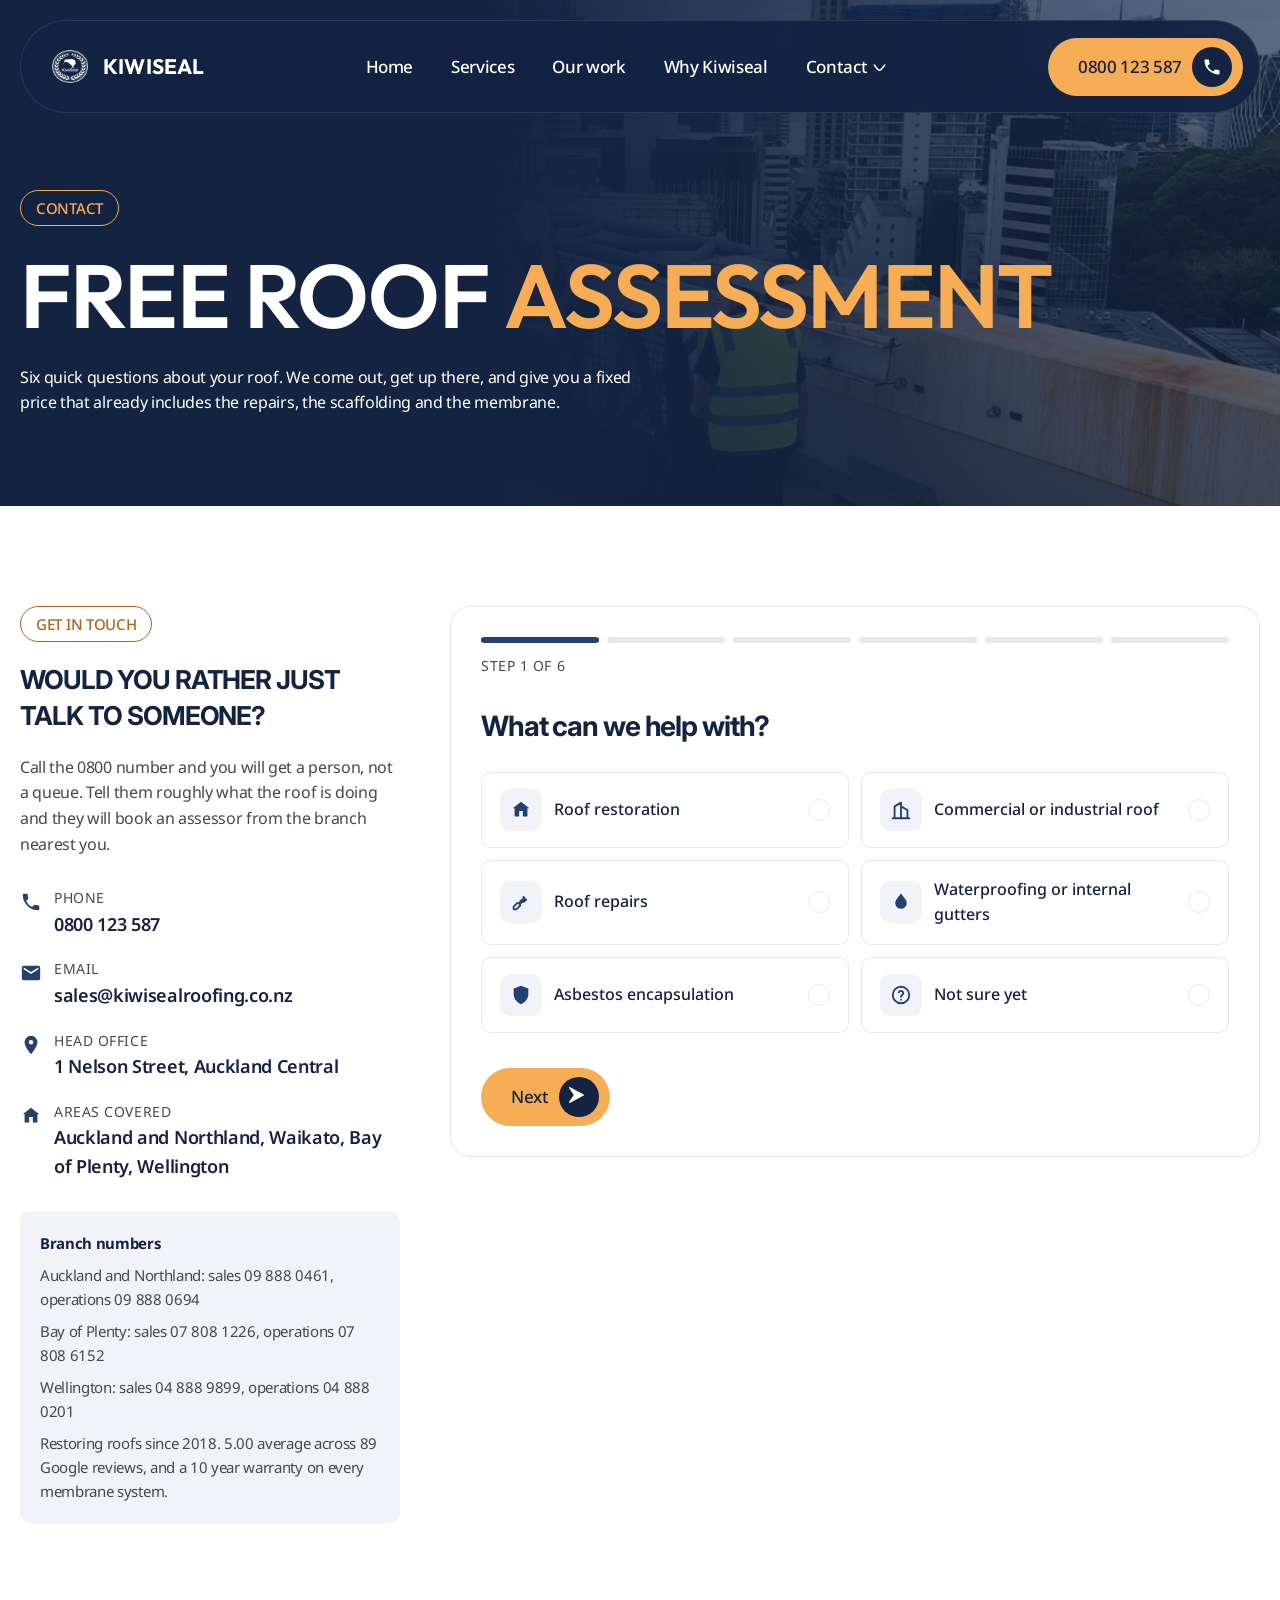
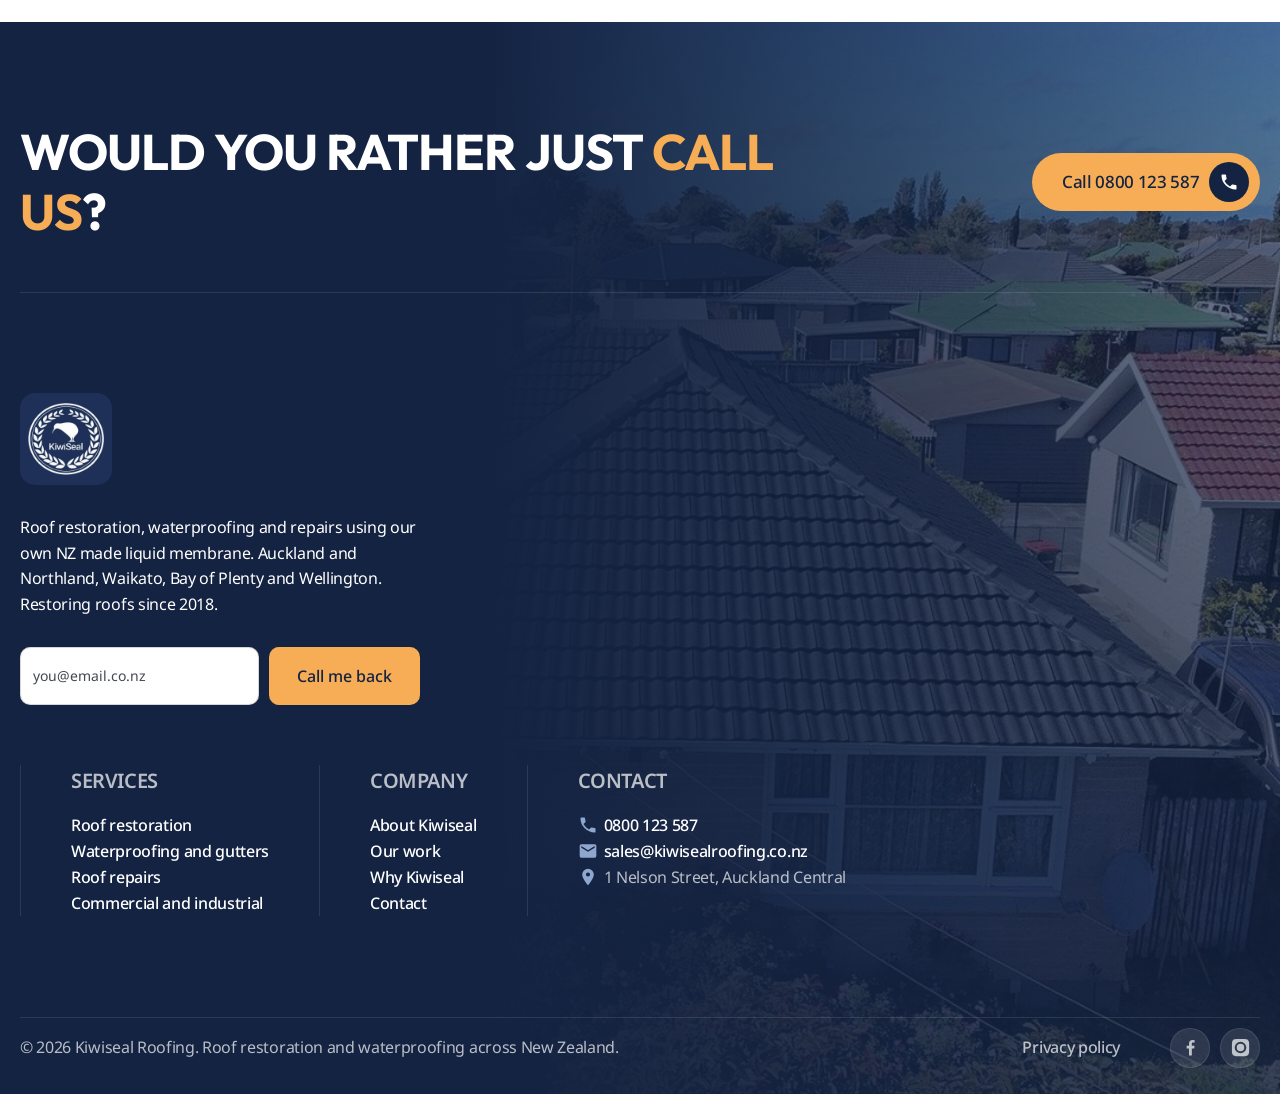
<file: contact.html>
<!DOCTYPE html>
<html lang="en">
<head>
<meta charset="utf-8">
<meta name="viewport" content="width=device-width, initial-scale=1.0">
<title>Free Roof Assessment &amp; Quote | Kiwiseal Roofing</title>
<meta name="description" content="Answer six quick questions about your roof and we will book a free assessment. Fixed, all inclusive quotes across New Zealand, or call 0800 123 587.">
<link rel="canonical" href="https://kiwisealroofing.co.nz/contact.html">
<link rel="icon" href="images/logo.png">

<meta property="og:type" content="website">
<meta property="og:title" content="Free Roof Assessment &amp; Quote | Kiwiseal Roofing">
<meta property="og:description" content="Six quick questions and we will come out, get on the roof and give you a fixed price covering repairs, scaffolding and the membrane.">
<meta property="og:image" content="images/crew-cbd.jpg">
<meta property="og:url" content="https://kiwisealroofing.co.nz/contact.html">

<link rel="preconnect" href="https://fonts.googleapis.com">
<link rel="preconnect" href="https://fonts.gstatic.com" crossorigin>
<link href="https://fonts.googleapis.com/css2?family=Outfit:wght@500;600;700&family=Noto+Sans:wght@400;500;600;700&family=Inter:wght@600;700&display=swap" rel="stylesheet">
<link rel="stylesheet" href="styles.css">
</head>
<body>
<a class="skip-link" href="#main">Skip to content</a>

<!-- ===================== NAV ===================== -->
<header class="nav nav-solid" id="nav">
  <div class="container">
    <div class="nav-bar">
      <div class="nav-row">
        <a class="nav-logo" href="index.html" aria-label="Kiwiseal Roofing, home page">
          <img src="images/logo.png" alt="Kiwiseal Roofing logo">
          <span class="nav-wordmark">Kiwiseal</span>
        </a>
        <button class="nav-toggle" id="navToggle" aria-expanded="false" aria-controls="navMenu" aria-label="Open menu">
          <svg class="ico-open" viewBox="0 0 24 24" fill="none" stroke="currentColor" stroke-width="2" stroke-linecap="round" aria-hidden="true"><path d="M3 6h18M3 12h18M3 18h18"/></svg>
          <svg class="ico-close" viewBox="0 0 24 24" fill="none" stroke="currentColor" stroke-width="2" stroke-linecap="round" aria-hidden="true"><path d="M6 6l12 12M18 6L6 18"/></svg>
        </button>
      </div>

      <nav class="nav-menu" id="navMenu" aria-label="Main navigation">
        <a class="nav-link" href="index.html">Home</a>
        <a class="nav-link" href="index.html#services">Services</a>
        <a class="nav-link" href="index.html#work">Our work</a>
        <a class="nav-link" href="index.html#why">Why Kiwiseal</a>
        <a class="nav-link" href="contact.html" aria-current="page">Contact
          <svg class="chev" viewBox="0 0 20 20" fill="none" stroke="currentColor" stroke-width="2" stroke-linecap="round" stroke-linejoin="round" aria-hidden="true"><path d="M17 8c0 0-5.155 7-7 7S3 8 3 8"/></svg>
        </a>
      </nav>

      <div class="nav-cta">
        <a class="btn" href="tel:0800123587">0800 123 587
          <span class="btn-ico"><svg viewBox="0 0 24 24" fill="currentColor" aria-hidden="true"><path d="M6.6 10.8a15.1 15.1 0 006.6 6.6l2.2-2.2a1 1 0 011-.2c1.1.4 2.3.6 3.6.6a1 1 0 011 1V20a1 1 0 01-1 1A17 17 0 013 4a1 1 0 011-1h3.5a1 1 0 011 1c0 1.3.2 2.5.6 3.6a1 1 0 01-.3 1l-2.2 2.2z"/></svg></span>
        </a>
      </div>
    </div>
  </div>
</header>

<main id="main">

  <!-- ===================== PAGE HEAD ===================== -->
  <section class="page-head">
    <img src="images/crew-cbd.jpg" alt="">
    <div class="container">
      <span class="eyebrow" data-appear>Contact</span>
      <h1 class="display" data-split data-split-blur>Free roof <span class="accent-word">assessment</span></h1>
      <p data-appear style="--appear-delay:.45s">Six quick questions about your roof. We come out, get up there, and give you a fixed price that already includes the repairs, the scaffolding and the membrane.</p>
    </div>
  </section>

  <!-- ===================== CONTACT ===================== -->
  <section class="sec-white">
    <div class="container">
      <div class="contact-split">

        <aside class="contact-aside" data-reveal>
          <div class="stack-sm">
            <span class="eyebrow">Get in touch</span>
            <h2 class="h3">Would you rather just talk to someone?</h2>
            <p>Call the 0800 number and you will get a person, not a queue. Tell them roughly what the roof is doing and they will book an assessor from the branch nearest you.</p>
          </div>

          <div class="contact-lines">
            <div class="contact-line">
              <svg viewBox="0 0 24 24" fill="currentColor" aria-hidden="true"><path d="M6.6 10.8a15.1 15.1 0 006.6 6.6l2.2-2.2a1 1 0 011-.2c1.1.4 2.3.6 3.6.6a1 1 0 011 1V20a1 1 0 01-1 1A17 17 0 013 4a1 1 0 011-1h3.5a1 1 0 011 1c0 1.3.2 2.5.6 3.6a1 1 0 01-.3 1l-2.2 2.2z"/></svg>
              <div><span>Phone</span><a href="tel:0800123587">0800 123 587</a></div>
            </div>
            <div class="contact-line">
              <svg viewBox="0 0 24 24" fill="currentColor" aria-hidden="true"><path d="M20 4H4a2 2 0 00-2 2v12a2 2 0 002 2h16a2 2 0 002-2V6a2 2 0 00-2-2zm0 4l-8 5-8-5V6l8 5 8-5v2z"/></svg>
              <div><span>Email</span><a href="mailto:sales@kiwisealroofing.co.nz">sales@kiwisealroofing.co.nz</a></div>
            </div>
            <div class="contact-line">
              <svg viewBox="0 0 24 24" fill="currentColor" aria-hidden="true"><path d="M12 2a7 7 0 00-7 7c0 5.2 7 13 7 13s7-7.8 7-13a7 7 0 00-7-7zm0 9.5A2.5 2.5 0 1112 6.5a2.5 2.5 0 010 5z"/></svg>
              <div><span>Head office</span><strong>1 Nelson Street, Auckland Central</strong></div>
            </div>
            <div class="contact-line">
              <svg viewBox="0 0 24 24" fill="currentColor" aria-hidden="true"><path d="M12 3l9 7h-2v9h-5v-6h-4v6H5v-9H3l9-7z"/></svg>
              <div><span>Areas covered</span><strong>Auckland and Northland, Waikato, Bay of Plenty, Wellington</strong></div>
            </div>
          </div>

          <div class="contact-cred">
            <p><strong>Branch numbers</strong></p>
            <p>Auckland and Northland: sales 09 888 0461, operations 09 888 0694</p>
            <p>Bay of Plenty: sales 07 808 1226, operations 07 808 6152</p>
            <p>Wellington: sales 04 888 9899, operations 04 888 0201</p>
            <p>Restoring roofs since 2018. 5.00 average across 89 Google reviews, and a 10 year warranty on every membrane system.</p>
          </div>
        </aside>

        <!-- ============ WIZARD ============ -->
        <div class="wizard" data-reveal>
          <form id="wizardForm" novalidate>

            <div class="wiz-progress">
              <div class="wiz-dots" id="wizDots" aria-hidden="true"></div>
              <p class="wiz-count" id="wizCount">Step 1 of 6</p>
            </div>

            <!-- Step 1 -->
            <fieldset class="wiz-step is-active" data-step="1">
              <legend class="sr-only">What can we help with?</legend>
              <h2>What can we help with?</h2>
              <div class="choice-grid" data-choice-group="service" data-auto-advance="true">
                <button type="button" class="choice" data-value="Roof restoration">
                  <span class="choice-ico" aria-hidden="true"><svg viewBox="0 0 24 24" fill="currentColor"><path d="M12 3l9 7h-2v9h-5v-6h-4v6H5v-9H3l9-7z"/></svg></span>
                  <span class="choice-label">Roof restoration</span>
                  <span class="choice-mark" aria-hidden="true"><svg viewBox="0 0 24 24" fill="none" stroke="currentColor" stroke-width="3" stroke-linecap="round" stroke-linejoin="round"><path d="M4 12.5l5 5L20 6.5"/></svg></span>
                </button>
                <button type="button" class="choice" data-value="Commercial or industrial roof">
                  <span class="choice-ico" aria-hidden="true"><svg viewBox="0 0 24 24" fill="none" stroke="currentColor" stroke-width="2" stroke-linecap="round" stroke-linejoin="round"><path d="M3 21h18M5 21V8l7-4v17M19 21v-9l-7-4"/></svg></span>
                  <span class="choice-label">Commercial or industrial roof</span>
                  <span class="choice-mark" aria-hidden="true"><svg viewBox="0 0 24 24" fill="none" stroke="currentColor" stroke-width="3" stroke-linecap="round" stroke-linejoin="round"><path d="M4 12.5l5 5L20 6.5"/></svg></span>
                </button>
                <button type="button" class="choice" data-value="Roof repairs">
                  <span class="choice-ico" aria-hidden="true"><svg viewBox="0 0 24 24" fill="none" stroke="currentColor" stroke-width="2" stroke-linecap="round" stroke-linejoin="round"><path d="M14.7 6.3a5 5 0 01-6.6 6.6L4 17v3h3l4.1-4.1a5 5 0 016.6-6.6l-2.6 2.6-1.9-1.9 2.6-2.6z"/></svg></span>
                  <span class="choice-label">Roof repairs</span>
                  <span class="choice-mark" aria-hidden="true"><svg viewBox="0 0 24 24" fill="none" stroke="currentColor" stroke-width="3" stroke-linecap="round" stroke-linejoin="round"><path d="M4 12.5l5 5L20 6.5"/></svg></span>
                </button>
                <button type="button" class="choice" data-value="Waterproofing or internal gutters">
                  <span class="choice-ico" aria-hidden="true"><svg viewBox="0 0 24 24" fill="currentColor"><path d="M12 2.7l5 6.6a6.3 6.3 0 11-10 0l5-6.6z"/></svg></span>
                  <span class="choice-label">Waterproofing or internal gutters</span>
                  <span class="choice-mark" aria-hidden="true"><svg viewBox="0 0 24 24" fill="none" stroke="currentColor" stroke-width="3" stroke-linecap="round" stroke-linejoin="round"><path d="M4 12.5l5 5L20 6.5"/></svg></span>
                </button>
                <button type="button" class="choice" data-value="Asbestos encapsulation">
                  <span class="choice-ico" aria-hidden="true"><svg viewBox="0 0 24 24" fill="currentColor"><path d="M12 2l8 3v6c0 5-3.4 9.3-8 11-4.6-1.7-8-6-8-11V5l8-3z"/></svg></span>
                  <span class="choice-label">Asbestos encapsulation</span>
                  <span class="choice-mark" aria-hidden="true"><svg viewBox="0 0 24 24" fill="none" stroke="currentColor" stroke-width="3" stroke-linecap="round" stroke-linejoin="round"><path d="M4 12.5l5 5L20 6.5"/></svg></span>
                </button>
                <button type="button" class="choice" data-value="Not sure yet">
                  <span class="choice-ico" aria-hidden="true"><svg viewBox="0 0 24 24" fill="none" stroke="currentColor" stroke-width="2" stroke-linecap="round" stroke-linejoin="round"><circle cx="12" cy="12" r="9"/><path d="M9.5 9.2a2.6 2.6 0 015 .9c0 1.7-2.5 2.2-2.5 3.9"/><path d="M12 17.2h.01"/></svg></span>
                  <span class="choice-label">Not sure yet</span>
                  <span class="choice-mark" aria-hidden="true"><svg viewBox="0 0 24 24" fill="none" stroke="currentColor" stroke-width="3" stroke-linecap="round" stroke-linejoin="round"><path d="M4 12.5l5 5L20 6.5"/></svg></span>
                </button>
              </div>
              <p class="field-error" data-error-for="service" hidden>Pick one option to carry on.</p>
              <div class="wiz-nav">
                <button type="button" class="btn" data-next>Next
                  <span class="btn-ico"><svg viewBox="0 0 20 20" fill="currentColor" aria-hidden="true"><path d="M14.7 7.44L.76.06a.54.54 0 00-.64.17.6.6 0 00-.12.37c0 .14.04.27.11.38L4.69 8 .11 15.02a.55.55 0 00.01.75c.1.15.26.23.42.23.08 0 .15-.2.22-.06l13.93-7.38c.2-.12.32-.33.31-.56a.63.63 0 00-.3-.56z"/></svg></span>
                </button>
              </div>
            </fieldset>

            <!-- Step 2 -->
            <fieldset class="wiz-step" data-step="2">
              <legend class="sr-only">What kind of roof is it?</legend>
              <h2>What kind of roof is it?</h2>
              <div class="choice-grid" data-choice-group="roofType" data-auto-advance="true">
                <button type="button" class="choice" data-value="Long run iron">
                  <span class="choice-ico" aria-hidden="true"><svg viewBox="0 0 24 24" fill="none" stroke="currentColor" stroke-width="2" stroke-linecap="round"><path d="M3 6v12M8 6v12M13 6v12M18 6v12M21.5 6v12"/></svg></span>
                  <span class="choice-label">Long run iron</span>
                  <span class="choice-mark" aria-hidden="true"><svg viewBox="0 0 24 24" fill="none" stroke="currentColor" stroke-width="3" stroke-linecap="round" stroke-linejoin="round"><path d="M4 12.5l5 5L20 6.5"/></svg></span>
                </button>
                <button type="button" class="choice" data-value="Concrete tile">
                  <span class="choice-ico" aria-hidden="true"><svg viewBox="0 0 24 24" fill="none" stroke="currentColor" stroke-width="2" stroke-linecap="round"><path d="M3 8h18M3 13h18M3 18h18M8 8v5M16 8v5M11 13v5"/></svg></span>
                  <span class="choice-label">Concrete tile</span>
                  <span class="choice-mark" aria-hidden="true"><svg viewBox="0 0 24 24" fill="none" stroke="currentColor" stroke-width="3" stroke-linecap="round" stroke-linejoin="round"><path d="M4 12.5l5 5L20 6.5"/></svg></span>
                </button>
                <button type="button" class="choice" data-value="Metal or Decromastic tile">
                  <span class="choice-ico" aria-hidden="true"><svg viewBox="0 0 24 24" fill="none" stroke="currentColor" stroke-width="2" stroke-linecap="round" stroke-linejoin="round"><path d="M3 9l9-5 9 5-9 5-9-5z"/><path d="M3 15l9 5 9-5"/></svg></span>
                  <span class="choice-label">Metal or Decromastic tile</span>
                  <span class="choice-mark" aria-hidden="true"><svg viewBox="0 0 24 24" fill="none" stroke="currentColor" stroke-width="3" stroke-linecap="round" stroke-linejoin="round"><path d="M4 12.5l5 5L20 6.5"/></svg></span>
                </button>
                <button type="button" class="choice" data-value="Butynol or flat membrane">
                  <span class="choice-ico" aria-hidden="true"><svg viewBox="0 0 24 24" fill="none" stroke="currentColor" stroke-width="2" stroke-linecap="round" stroke-linejoin="round"><path d="M3 10h18v5H3z"/><path d="M3 19h18"/></svg></span>
                  <span class="choice-label">Butynol or flat membrane</span>
                  <span class="choice-mark" aria-hidden="true"><svg viewBox="0 0 24 24" fill="none" stroke="currentColor" stroke-width="3" stroke-linecap="round" stroke-linejoin="round"><path d="M4 12.5l5 5L20 6.5"/></svg></span>
                </button>
                <button type="button" class="choice" data-value="Asphalt shingle">
                  <span class="choice-ico" aria-hidden="true"><svg viewBox="0 0 24 24" fill="none" stroke="currentColor" stroke-width="2" stroke-linecap="round" stroke-linejoin="round"><path d="M3 9l4 3 4-3 4 3 4-3M3 15l4 3 4-3 4 3 4-3"/></svg></span>
                  <span class="choice-label">Asphalt shingle</span>
                  <span class="choice-mark" aria-hidden="true"><svg viewBox="0 0 24 24" fill="none" stroke="currentColor" stroke-width="3" stroke-linecap="round" stroke-linejoin="round"><path d="M4 12.5l5 5L20 6.5"/></svg></span>
                </button>
                <button type="button" class="choice" data-value="Not sure what it is">
                  <span class="choice-ico" aria-hidden="true"><svg viewBox="0 0 24 24" fill="none" stroke="currentColor" stroke-width="2" stroke-linecap="round" stroke-linejoin="round"><circle cx="12" cy="12" r="9"/><path d="M9.5 9.2a2.6 2.6 0 015 .9c0 1.7-2.5 2.2-2.5 3.9"/><path d="M12 17.2h.01"/></svg></span>
                  <span class="choice-label">Not sure what it is</span>
                  <span class="choice-mark" aria-hidden="true"><svg viewBox="0 0 24 24" fill="none" stroke="currentColor" stroke-width="3" stroke-linecap="round" stroke-linejoin="round"><path d="M4 12.5l5 5L20 6.5"/></svg></span>
                </button>
              </div>
              <p class="field-error" data-error-for="roofType" hidden>Pick one option to carry on.</p>
              <div class="wiz-nav">
                <button type="button" class="wiz-back" data-back>
                  <svg viewBox="0 0 20 20" fill="none" stroke="currentColor" stroke-width="1.6" stroke-linecap="round" stroke-linejoin="round" aria-hidden="true"><path d="M16 10H4M9 5l-5 5 5 5"/></svg>Back
                </button>
                <button type="button" class="btn" data-next>Next
                  <span class="btn-ico"><svg viewBox="0 0 20 20" fill="currentColor" aria-hidden="true"><path d="M14.7 7.44L.76.06a.54.54 0 00-.64.17.6.6 0 00-.12.37c0 .14.04.27.11.38L4.69 8 .11 15.02a.55.55 0 00.01.75c.1.15.26.23.42.23.08 0 .15-.2.22-.06l13.93-7.38c.2-.12.32-.33.31-.56a.63.63 0 00-.3-.56z"/></svg></span>
                </button>
              </div>
            </fieldset>

            <!-- Step 3 -->
            <fieldset class="wiz-step" data-step="3">
              <legend class="sr-only">What is the roof doing?</legend>
              <h2>What is the roof doing?</h2>
              <p class="wiz-hint">Pick whatever is closest. The assessor confirms it on site.</p>
              <div class="choice-grid" data-choice-group="condition" data-auto-advance="true">
                <button type="button" class="choice" data-value="It is leaking">
                  <span class="choice-ico" aria-hidden="true"><svg viewBox="0 0 24 24" fill="currentColor"><path d="M12 2.7l5 6.6a6.3 6.3 0 11-10 0l5-6.6z"/></svg></span>
                  <span class="choice-label">It is leaking</span>
                  <span class="choice-mark" aria-hidden="true"><svg viewBox="0 0 24 24" fill="none" stroke="currentColor" stroke-width="3" stroke-linecap="round" stroke-linejoin="round"><path d="M4 12.5l5 5L20 6.5"/></svg></span>
                </button>
                <button type="button" class="choice" data-value="Moss, lichen or mould">
                  <span class="choice-ico" aria-hidden="true"><svg viewBox="0 0 24 24" fill="currentColor"><path d="M20 4c0 9-5.2 14.5-12 14.5H5.4C6.8 10.8 12.4 5.6 20 4zM4 20c0-2.4.5-4.5 1.3-6.3"/></svg></span>
                  <span class="choice-label">Moss, lichen or mould</span>
                  <span class="choice-mark" aria-hidden="true"><svg viewBox="0 0 24 24" fill="none" stroke="currentColor" stroke-width="3" stroke-linecap="round" stroke-linejoin="round"><path d="M4 12.5l5 5L20 6.5"/></svg></span>
                </button>
                <button type="button" class="choice" data-value="Rust or loose sheets">
                  <span class="choice-ico" aria-hidden="true"><svg viewBox="0 0 24 24" fill="none" stroke="currentColor" stroke-width="2" stroke-linecap="round" stroke-linejoin="round"><path d="M12 3.5l9.2 16H2.8L12 3.5z"/><path d="M12 10v4M12 17h.01"/></svg></span>
                  <span class="choice-label">Rust or loose sheets</span>
                  <span class="choice-mark" aria-hidden="true"><svg viewBox="0 0 24 24" fill="none" stroke="currentColor" stroke-width="3" stroke-linecap="round" stroke-linejoin="round"><path d="M4 12.5l5 5L20 6.5"/></svg></span>
                </button>
                <button type="button" class="choice" data-value="It just looks tired">
                  <span class="choice-ico" aria-hidden="true"><svg viewBox="0 0 24 24" fill="currentColor"><path d="M12 2l2.2 5.3L19.5 9l-4.3 3.6 1.1 5.6L12 15.3 7.7 18.2l1.1-5.6L4.5 9l5.3-1.7L12 2z"/></svg></span>
                  <span class="choice-label">It just looks tired</span>
                  <span class="choice-mark" aria-hidden="true"><svg viewBox="0 0 24 24" fill="none" stroke="currentColor" stroke-width="3" stroke-linecap="round" stroke-linejoin="round"><path d="M4 12.5l5 5L20 6.5"/></svg></span>
                </button>
              </div>
              <p class="field-error" data-error-for="condition" hidden>Pick one option to carry on.</p>
              <div class="wiz-nav">
                <button type="button" class="wiz-back" data-back>
                  <svg viewBox="0 0 20 20" fill="none" stroke="currentColor" stroke-width="1.6" stroke-linecap="round" stroke-linejoin="round" aria-hidden="true"><path d="M16 10H4M9 5l-5 5 5 5"/></svg>Back
                </button>
                <button type="button" class="btn" data-next>Next
                  <span class="btn-ico"><svg viewBox="0 0 20 20" fill="currentColor" aria-hidden="true"><path d="M14.7 7.44L.76.06a.54.54 0 00-.64.17.6.6 0 00-.12.37c0 .14.04.27.11.38L4.69 8 .11 15.02a.55.55 0 00.01.75c.1.15.26.23.42.23.08 0 .15-.2.22-.06l13.93-7.38c.2-.12.32-.33.31-.56a.63.63 0 00-.3-.56z"/></svg></span>
                </button>
              </div>
            </fieldset>

            <!-- Step 4 -->
            <fieldset class="wiz-step" data-step="4">
              <legend class="sr-only">Which region?</legend>
              <h2>Which region?</h2>
              <p class="wiz-hint">This decides which branch picks up your enquiry.</p>
              <div class="choice-grid" data-choice-group="region" data-auto-advance="true">
                <button type="button" class="choice" data-value="Auckland and Northland">
                  <span class="choice-ico" aria-hidden="true"><svg viewBox="0 0 24 24" fill="currentColor"><path d="M12 2a7 7 0 00-7 7c0 5.2 7 13 7 13s7-7.8 7-13a7 7 0 00-7-7zm0 9.5A2.5 2.5 0 1112 6.5a2.5 2.5 0 010 5z"/></svg></span>
                  <span class="choice-label">Auckland and Northland</span>
                  <span class="choice-mark" aria-hidden="true"><svg viewBox="0 0 24 24" fill="none" stroke="currentColor" stroke-width="3" stroke-linecap="round" stroke-linejoin="round"><path d="M4 12.5l5 5L20 6.5"/></svg></span>
                </button>
                <button type="button" class="choice" data-value="Waikato">
                  <span class="choice-ico" aria-hidden="true"><svg viewBox="0 0 24 24" fill="currentColor"><path d="M12 2a7 7 0 00-7 7c0 5.2 7 13 7 13s7-7.8 7-13a7 7 0 00-7-7zm0 9.5A2.5 2.5 0 1112 6.5a2.5 2.5 0 010 5z"/></svg></span>
                  <span class="choice-label">Waikato</span>
                  <span class="choice-mark" aria-hidden="true"><svg viewBox="0 0 24 24" fill="none" stroke="currentColor" stroke-width="3" stroke-linecap="round" stroke-linejoin="round"><path d="M4 12.5l5 5L20 6.5"/></svg></span>
                </button>
                <button type="button" class="choice" data-value="Bay of Plenty">
                  <span class="choice-ico" aria-hidden="true"><svg viewBox="0 0 24 24" fill="currentColor"><path d="M12 2a7 7 0 00-7 7c0 5.2 7 13 7 13s7-7.8 7-13a7 7 0 00-7-7zm0 9.5A2.5 2.5 0 1112 6.5a2.5 2.5 0 010 5z"/></svg></span>
                  <span class="choice-label">Bay of Plenty</span>
                  <span class="choice-mark" aria-hidden="true"><svg viewBox="0 0 24 24" fill="none" stroke="currentColor" stroke-width="3" stroke-linecap="round" stroke-linejoin="round"><path d="M4 12.5l5 5L20 6.5"/></svg></span>
                </button>
                <button type="button" class="choice" data-value="Wellington">
                  <span class="choice-ico" aria-hidden="true"><svg viewBox="0 0 24 24" fill="currentColor"><path d="M12 2a7 7 0 00-7 7c0 5.2 7 13 7 13s7-7.8 7-13a7 7 0 00-7-7zm0 9.5A2.5 2.5 0 1112 6.5a2.5 2.5 0 010 5z"/></svg></span>
                  <span class="choice-label">Wellington</span>
                  <span class="choice-mark" aria-hidden="true"><svg viewBox="0 0 24 24" fill="none" stroke="currentColor" stroke-width="3" stroke-linecap="round" stroke-linejoin="round"><path d="M4 12.5l5 5L20 6.5"/></svg></span>
                </button>
                <button type="button" class="choice" data-value="Somewhere else in New Zealand">
                  <span class="choice-ico" aria-hidden="true"><svg viewBox="0 0 24 24" fill="none" stroke="currentColor" stroke-width="2" stroke-linecap="round" stroke-linejoin="round"><path d="M9 3.5L3 6v14.5l6-2.5 6 2.5 6-2.5V3.5l-6 2.5-6-2.5z"/><path d="M9 3.5V18M15 6v14.5"/></svg></span>
                  <span class="choice-label">Somewhere else in New Zealand</span>
                  <span class="choice-mark" aria-hidden="true"><svg viewBox="0 0 24 24" fill="none" stroke="currentColor" stroke-width="3" stroke-linecap="round" stroke-linejoin="round"><path d="M4 12.5l5 5L20 6.5"/></svg></span>
                </button>
              </div>
              <p class="field-error" data-error-for="region" hidden>Pick one option to carry on.</p>
              <div class="wiz-nav">
                <button type="button" class="wiz-back" data-back>
                  <svg viewBox="0 0 20 20" fill="none" stroke="currentColor" stroke-width="1.6" stroke-linecap="round" stroke-linejoin="round" aria-hidden="true"><path d="M16 10H4M9 5l-5 5 5 5"/></svg>Back
                </button>
                <button type="button" class="btn" data-next>Next
                  <span class="btn-ico"><svg viewBox="0 0 20 20" fill="currentColor" aria-hidden="true"><path d="M14.7 7.44L.76.06a.54.54 0 00-.64.17.6.6 0 00-.12.37c0 .14.04.27.11.38L4.69 8 .11 15.02a.55.55 0 00.01.75c.1.15.26.23.42.23.08 0 .15-.2.22-.06l13.93-7.38c.2-.12.32-.33.31-.56a.63.63 0 00-.3-.56z"/></svg></span>
                </button>
              </div>
            </fieldset>

            <!-- Step 5 -->
            <fieldset class="wiz-step" data-step="5">
              <legend class="sr-only">When would you like it done?</legend>
              <h2>When would you like it done?</h2>
              <div class="choice-grid" data-choice-group="timing" data-auto-advance="true">
                <button type="button" class="choice" data-value="As soon as possible">
                  <span class="choice-ico" aria-hidden="true"><svg viewBox="0 0 24 24" fill="currentColor"><path d="M13 2L4 14h6l-1 8 9-12h-6l1-8z"/></svg></span>
                  <span class="choice-label">As soon as possible</span>
                  <span class="choice-mark" aria-hidden="true"><svg viewBox="0 0 24 24" fill="none" stroke="currentColor" stroke-width="3" stroke-linecap="round" stroke-linejoin="round"><path d="M4 12.5l5 5L20 6.5"/></svg></span>
                </button>
                <button type="button" class="choice" data-value="Within the next month">
                  <span class="choice-ico" aria-hidden="true"><svg viewBox="0 0 24 24" fill="none" stroke="currentColor" stroke-width="2" stroke-linecap="round" stroke-linejoin="round"><path d="M4 6h16v15H4z"/><path d="M4 10h16M8 3v4M16 3v4"/></svg></span>
                  <span class="choice-label">Within the next month</span>
                  <span class="choice-mark" aria-hidden="true"><svg viewBox="0 0 24 24" fill="none" stroke="currentColor" stroke-width="3" stroke-linecap="round" stroke-linejoin="round"><path d="M4 12.5l5 5L20 6.5"/></svg></span>
                </button>
                <button type="button" class="choice" data-value="In the next few months">
                  <span class="choice-ico" aria-hidden="true"><svg viewBox="0 0 24 24" fill="none" stroke="currentColor" stroke-width="2" stroke-linecap="round" stroke-linejoin="round"><circle cx="12" cy="12" r="9"/><path d="M12 7v5.5l3.5 2"/></svg></span>
                  <span class="choice-label">In the next few months</span>
                  <span class="choice-mark" aria-hidden="true"><svg viewBox="0 0 24 24" fill="none" stroke="currentColor" stroke-width="3" stroke-linecap="round" stroke-linejoin="round"><path d="M4 12.5l5 5L20 6.5"/></svg></span>
                </button>
                <button type="button" class="choice" data-value="Just getting prices">
                  <span class="choice-ico" aria-hidden="true"><svg viewBox="0 0 24 24" fill="none" stroke="currentColor" stroke-width="2" stroke-linecap="round" stroke-linejoin="round"><circle cx="10.5" cy="10.5" r="6.5"/><path d="M15.5 15.5L21 21"/></svg></span>
                  <span class="choice-label">Just getting prices</span>
                  <span class="choice-mark" aria-hidden="true"><svg viewBox="0 0 24 24" fill="none" stroke="currentColor" stroke-width="3" stroke-linecap="round" stroke-linejoin="round"><path d="M4 12.5l5 5L20 6.5"/></svg></span>
                </button>
              </div>
              <p class="field-error" data-error-for="timing" hidden>Pick one option to carry on.</p>
              <div class="wiz-nav">
                <button type="button" class="wiz-back" data-back>
                  <svg viewBox="0 0 20 20" fill="none" stroke="currentColor" stroke-width="1.6" stroke-linecap="round" stroke-linejoin="round" aria-hidden="true"><path d="M16 10H4M9 5l-5 5 5 5"/></svg>Back
                </button>
                <button type="button" class="btn" data-next>Next
                  <span class="btn-ico"><svg viewBox="0 0 20 20" fill="currentColor" aria-hidden="true"><path d="M14.7 7.44L.76.06a.54.54 0 00-.64.17.6.6 0 00-.12.37c0 .14.04.27.11.38L4.69 8 .11 15.02a.55.55 0 00.01.75c.1.15.26.23.42.23.08 0 .15-.2.22-.06l13.93-7.38c.2-.12.32-.33.31-.56a.63.63 0 00-.3-.56z"/></svg></span>
                </button>
              </div>
            </fieldset>

            <!-- Step 6 -->
            <fieldset class="wiz-step" data-step="6">
              <legend class="sr-only">Your details</legend>
              <h2>Your details</h2>
              <p class="wiz-hint">We call to book the assessment. No sales visit unless you want one.</p>
              <div class="field-row">
                <div class="field">
                  <label for="name">Full name</label>
                  <input type="text" id="name" name="name" autocomplete="name" placeholder="Sam Wilson">
                  <p class="field-error" data-error-for="name" hidden>Please add your name.</p>
                </div>
                <div class="field">
                  <label for="phone">Phone</label>
                  <input type="tel" id="phone" name="phone" autocomplete="tel" placeholder="021 000 000">
                  <p class="field-error" data-error-for="phone" hidden>Please add a phone number.</p>
                </div>
              </div>
              <div class="field">
                <label for="email">Email</label>
                <input type="email" id="email" name="email" autocomplete="email" placeholder="sam@example.co.nz">
                <p class="field-error" data-error-for="email" hidden>Please add a valid email address.</p>
              </div>
              <div class="field">
                <label for="suburb">Property address or suburb</label>
                <input type="text" id="suburb" name="suburb" autocomplete="address-level2" placeholder="Te Atatu Peninsula, Auckland">
                <p class="field-error" data-error-for="suburb" hidden>Tell us roughly where the property is.</p>
              </div>
              <div class="field">
                <label for="message">Anything else we should know? (optional)</label>
                <textarea id="message" name="message" placeholder="Single storey, roughly 140 square metres, two leaks over the back bedroom. Tank water on site."></textarea>
              </div>
              <div class="wiz-nav">
                <button type="button" class="wiz-back" data-back>
                  <svg viewBox="0 0 20 20" fill="none" stroke="currentColor" stroke-width="1.6" stroke-linecap="round" stroke-linejoin="round" aria-hidden="true"><path d="M16 10H4M9 5l-5 5 5 5"/></svg>Back
                </button>
                <button type="submit" class="btn" id="wizSubmit">Send my enquiry
                  <span class="btn-ico"><svg viewBox="0 0 20 20" fill="currentColor" aria-hidden="true"><path d="M14.7 7.44L.76.06a.54.54 0 00-.64.17.6.6 0 00-.12.37c0 .14.04.27.11.38L4.69 8 .11 15.02a.55.55 0 00.01.75c.1.15.26.23.42.23.08 0 .15-.2.22-.06l13.93-7.38c.2-.12.32-.33.31-.56a.63.63 0 00-.3-.56z"/></svg></span>
                </button>
              </div>
              <p class="field-error" id="wizFormError" hidden></p>
              <p class="tag-text">Kiwiseal does not offer free grants or government subsidies for roofing services. Any such offers advertised elsewhere are not associated with us.</p>
            </fieldset>

          </form>

          <!-- Success -->
          <div class="wiz-done" id="wizDone" role="status" aria-live="polite">
            <span class="tick-big" aria-hidden="true"><svg viewBox="0 0 24 24" fill="none" stroke="currentColor" stroke-width="2.5" stroke-linecap="round" stroke-linejoin="round"><path d="M4 12.5l5 5L20 6.5"/></svg></span>
            <h2 class="h3">Got it, your enquiry is in.</h2>
            <p>Your regional branch will call to book the assessment. If it is urgent, ring <a href="tel:0800123587"><strong>0800 123 587</strong></a> and we will get someone out sooner.</p>
            <dl class="summary" id="wizSummary"></dl>
          </div>
        </div>

      </div>
    </div>
  </section>
</main>

<!-- ===================== FOOTER ===================== -->
<footer class="footer">
  <img src="images/footer.jpg" alt="">
  <div class="container">

    <div class="footer-cta">
      <div class="footer-cta-row">
        <h2 class="h2" data-split>Would you rather just <span class="accent-word">call us</span>?</h2>
        <a class="btn" href="tel:0800123587">Call 0800 123 587
          <span class="btn-ico"><svg viewBox="0 0 24 24" fill="currentColor" aria-hidden="true"><path d="M6.6 10.8a15.1 15.1 0 006.6 6.6l2.2-2.2a1 1 0 011-.2c1.1.4 2.3.6 3.6.6a1 1 0 011 1V20a1 1 0 01-1 1A17 17 0 013 4a1 1 0 011-1h3.5a1 1 0 011 1c0 1.3.2 2.5.6 3.6a1 1 0 01-.3 1l-2.2 2.2z"/></svg></span>
        </a>
      </div>
      <div class="rule"></div>
    </div>

    <div class="footer-main" data-reveal>
      <div class="footer-brand">
        <img class="logo" src="images/logo.png" alt="Kiwiseal Roofing logo">
        <p>Roof restoration, waterproofing and repairs using our own NZ made liquid membrane. Auckland and Northland, Waikato, Bay of Plenty and Wellington. Restoring roofs since 2018.</p>
        <form class="footer-form" id="callbackForm" novalidate>
          <label class="sr-only" for="callbackEmail">Your email address</label>
          <input type="email" id="callbackEmail" name="email" placeholder="you@email.co.nz" required>
          <button type="submit" id="callbackBtn">Call me back</button>
          <p class="form-note" id="callbackNote" role="status"></p>
        </form>
      </div>

      <div class="footer-cols">
        <div class="footer-divider" aria-hidden="true"></div>
        <div class="footer-col">
          <h2>Services</h2>
          <ul>
            <li><a href="index.html#services">Roof restoration</a></li>
            <li><a href="index.html#services">Waterproofing and gutters</a></li>
            <li><a href="index.html#services">Roof repairs</a></li>
            <li><a href="index.html#services">Commercial and industrial</a></li>
          </ul>
        </div>

        <div class="footer-divider" aria-hidden="true"></div>
        <div class="footer-col">
          <h2>Company</h2>
          <ul>
            <li><a href="index.html#about">About Kiwiseal</a></li>
            <li><a href="index.html#work">Our work</a></li>
            <li><a href="index.html#why">Why Kiwiseal</a></li>
            <li><a href="contact.html">Contact</a></li>
          </ul>
        </div>

        <div class="footer-divider" aria-hidden="true"></div>
        <div class="footer-col">
          <h2>Contact</h2>
          <ul>
            <li>
              <svg viewBox="0 0 24 24" fill="currentColor" aria-hidden="true"><path d="M6.6 10.8a15.1 15.1 0 006.6 6.6l2.2-2.2a1 1 0 011-.2c1.1.4 2.3.6 3.6.6a1 1 0 011 1V20a1 1 0 01-1 1A17 17 0 013 4a1 1 0 011-1h3.5a1 1 0 011 1c0 1.3.2 2.5.6 3.6a1 1 0 01-.3 1l-2.2 2.2z"/></svg>
              <a href="tel:0800123587">0800 123 587</a>
            </li>
            <li>
              <svg viewBox="0 0 24 24" fill="currentColor" aria-hidden="true"><path d="M20 4H4a2 2 0 00-2 2v12a2 2 0 002 2h16a2 2 0 002-2V6a2 2 0 00-2-2zm0 4l-8 5-8-5V6l8 5 8-5v2z"/></svg>
              <a href="mailto:sales@kiwisealroofing.co.nz">sales@kiwisealroofing.co.nz</a>
            </li>
            <li>
              <svg viewBox="0 0 24 24" fill="currentColor" aria-hidden="true"><path d="M12 2a7 7 0 00-7 7c0 5.2 7 13 7 13s7-7.8 7-13a7 7 0 00-7-7zm0 9.5A2.5 2.5 0 1112 6.5a2.5 2.5 0 010 5z"/></svg>
              <span>1 Nelson Street, Auckland Central</span>
            </li>
          </ul>
        </div>
      </div>
    </div>

    <div class="footer-legal">
      <div class="rule"></div>
      <div class="footer-legal-row">
        <p>&copy; <span id="year">2026</span> Kiwiseal Roofing. Roof restoration and waterproofing across New Zealand.</p>
        <a href="privacy.html">Privacy policy</a>
        <div class="socials">
          <a class="social" href="https://www.facebook.com/kiwiseal" target="_blank" rel="noopener" aria-label="Kiwiseal Roofing on Facebook">
            <svg viewBox="0 0 24 24" fill="currentColor" aria-hidden="true"><path d="M13.5 21v-8h2.7l.4-3.1h-3.1V7.9c0-.9.25-1.5 1.55-1.5H16.7V3.6A22 22 0 0014.3 3.5c-2.4 0-4 1.45-4 4.1v2.3H7.6V13h2.7v8h3.2z"/></svg>
          </a>
          <a class="social" href="https://www.instagram.com/kiwiseal_" target="_blank" rel="noopener" aria-label="Kiwiseal Roofing on Instagram">
            <svg viewBox="0 0 24 24" fill="currentColor" aria-hidden="true"><path d="M12 2.2c3.2 0 3.6 0 4.9.07 1.17.05 1.8.25 2.23.42.56.22.96.48 1.38.9.42.42.68.82.9 1.38.17.42.37 1.06.42 2.23.06 1.3.07 1.69.07 4.9s0 3.6-.07 4.9c-.05 1.17-.25 1.8-.42 2.23-.22.56-.48.96-.9 1.38-.42.42-.82.68-1.38.9-.42.17-1.06.37-2.23.42-1.3.06-1.69.07-4.9.07s-3.6 0-4.9-.07c-1.17-.05-1.8-.25-2.23-.42-.56-.22-.96-.48-1.38-.9-.42-.42-.68-.82-.9-1.38-.17-.42-.37-1.06-.42-2.23C2.21 15.6 2.2 15.2 2.2 12s0-3.6.07-4.9c.05-1.17.25-1.8.42-2.23.22-.56.48-.96.9-1.38.42-.42.82-.68 1.38-.9.42-.17 1.06-.37 2.23-.42C8.4 2.21 8.8 2.2 12 2.2zm0 3.16A6.64 6.64 0 1018.64 12 6.64 6.64 0 0012 5.36zm0 10.95A4.31 4.31 0 1116.31 12 4.31 4.31 0 0112 16.31zm8.45-11.21a1.55 1.55 0 11-1.55-1.55 1.55 1.55 0 011.55 1.55z"/></svg>
          </a>
        </div>
      </div>
    </div>

  </div>
</footer>

<script src="lenis.min.js"></script>
<script src="main.js"></script>
</body>
</html>
</file>
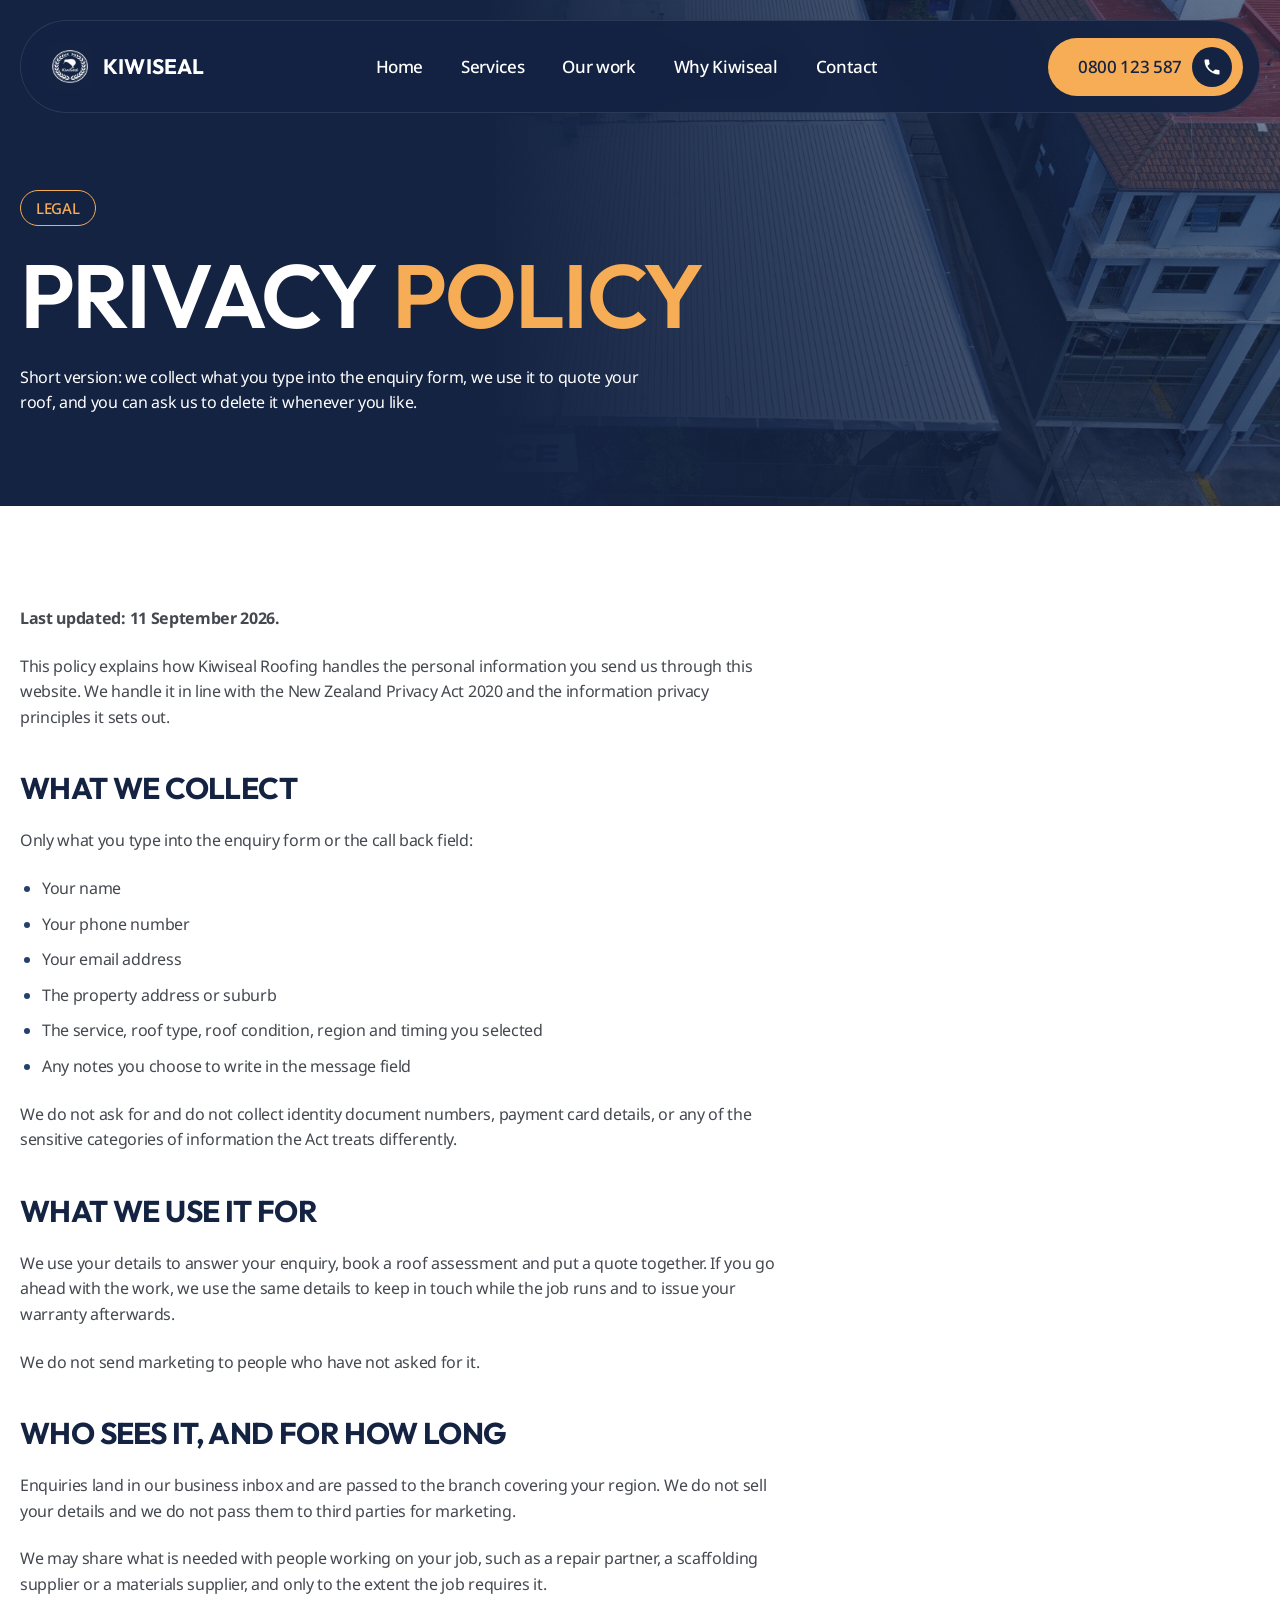
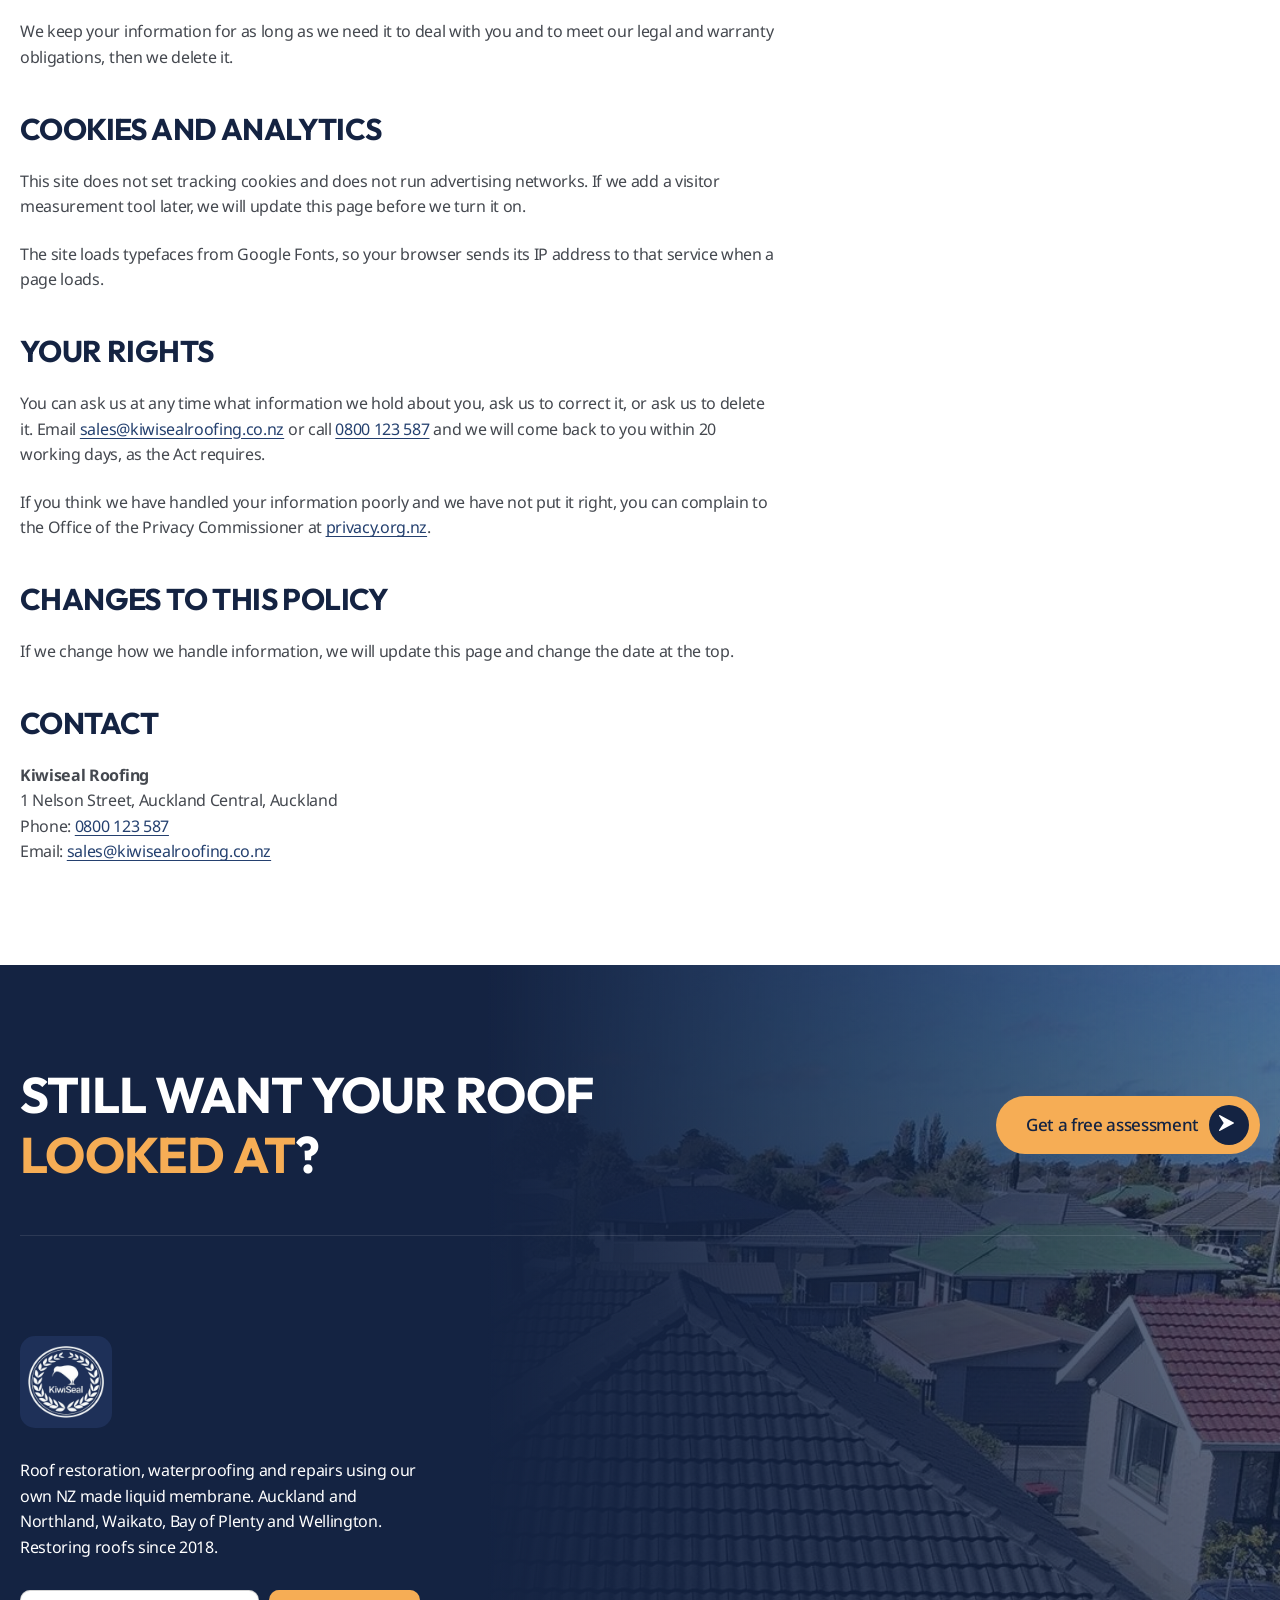
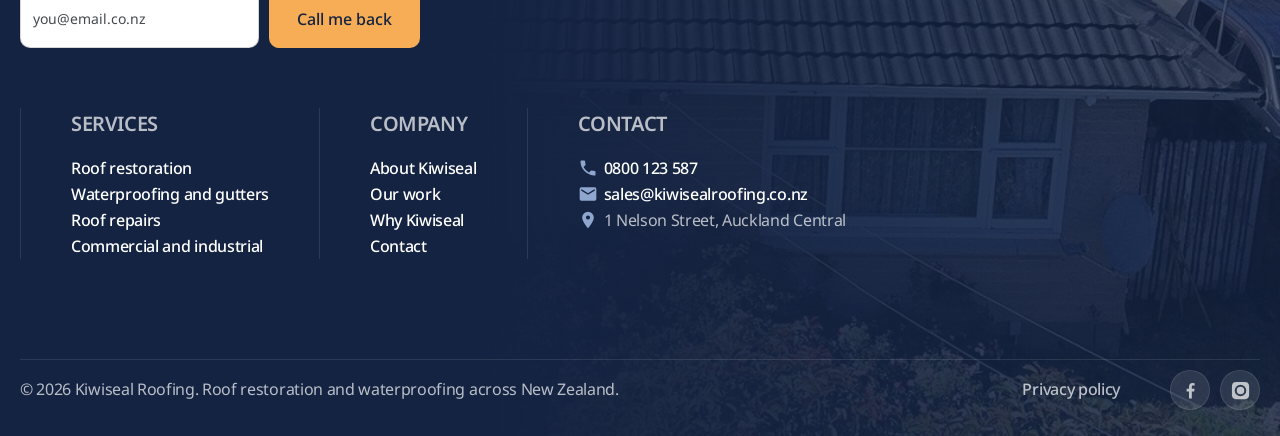
<file: privacy.html>
<!DOCTYPE html>
<html lang="en">
<head>
<meta charset="utf-8">
<meta name="viewport" content="width=device-width, initial-scale=1.0">
<title>Privacy Policy | Kiwiseal Roofing</title>
<meta name="description" content="How Kiwiseal Roofing handles the details you send through this website, what we use them for, how long we keep them and how to ask us to delete them.">
<link rel="canonical" href="https://kiwisealroofing.co.nz/privacy.html">
<link rel="icon" href="images/logo.png">
<meta name="robots" content="noindex, follow">

<link rel="preconnect" href="https://fonts.googleapis.com">
<link rel="preconnect" href="https://fonts.gstatic.com" crossorigin>
<link href="https://fonts.googleapis.com/css2?family=Outfit:wght@500;600;700&family=Noto+Sans:wght@400;500;600;700&family=Inter:wght@600;700&display=swap" rel="stylesheet">
<link rel="stylesheet" href="styles.css">
</head>
<body>
<a class="skip-link" href="#main">Skip to content</a>

<!-- ===================== NAV ===================== -->
<header class="nav nav-solid" id="nav">
  <div class="container">
    <div class="nav-bar">
      <div class="nav-row">
        <a class="nav-logo" href="index.html" aria-label="Kiwiseal Roofing, home page">
          <img src="images/logo.png" alt="Kiwiseal Roofing logo">
          <span class="nav-wordmark">Kiwiseal</span>
        </a>
        <button class="nav-toggle" id="navToggle" aria-expanded="false" aria-controls="navMenu" aria-label="Open menu">
          <svg class="ico-open" viewBox="0 0 24 24" fill="none" stroke="currentColor" stroke-width="2" stroke-linecap="round" aria-hidden="true"><path d="M3 6h18M3 12h18M3 18h18"/></svg>
          <svg class="ico-close" viewBox="0 0 24 24" fill="none" stroke="currentColor" stroke-width="2" stroke-linecap="round" aria-hidden="true"><path d="M6 6l12 12M18 6L6 18"/></svg>
        </button>
      </div>

      <nav class="nav-menu" id="navMenu" aria-label="Main navigation">
        <a class="nav-link" href="index.html">Home</a>
        <a class="nav-link" href="index.html#services">Services</a>
        <a class="nav-link" href="index.html#work">Our work</a>
        <a class="nav-link" href="index.html#why">Why Kiwiseal</a>
        <a class="nav-link" href="contact.html">Contact</a>
      </nav>

      <div class="nav-cta">
        <a class="btn" href="tel:0800123587">0800 123 587
          <span class="btn-ico"><svg viewBox="0 0 24 24" fill="currentColor" aria-hidden="true"><path d="M6.6 10.8a15.1 15.1 0 006.6 6.6l2.2-2.2a1 1 0 011-.2c1.1.4 2.3.6 3.6.6a1 1 0 011 1V20a1 1 0 01-1 1A17 17 0 013 4a1 1 0 011-1h3.5a1 1 0 011 1c0 1.3.2 2.5.6 3.6a1 1 0 01-.3 1l-2.2 2.2z"/></svg></span>
        </a>
      </div>
    </div>
  </div>
</header>

<main id="main">

  <!-- ===================== PAGE HEAD ===================== -->
  <section class="page-head">
    <img src="images/roof-commercial-2.jpg" alt="">
    <div class="container">
      <span class="eyebrow" data-appear>Legal</span>
      <h1 class="display" data-split data-split-blur>Privacy <span class="accent-word">policy</span></h1>
      <p data-appear style="--appear-delay:.45s">Short version: we collect what you type into the enquiry form, we use it to quote your roof, and you can ask us to delete it whenever you like.</p>
    </div>
  </section>

  <section class="sec-white">
    <div class="container">
      <div class="prose" data-reveal>

        <p><strong>Last updated: 11 September 2026.</strong></p>

        <p>This policy explains how Kiwiseal Roofing handles the personal information you send us through this website. We handle it in line with the New Zealand Privacy Act 2020 and the information privacy principles it sets out.</p>

        <h2>What we collect</h2>
        <p>Only what you type into the enquiry form or the call back field:</p>
        <ul>
          <li>Your name</li>
          <li>Your phone number</li>
          <li>Your email address</li>
          <li>The property address or suburb</li>
          <li>The service, roof type, roof condition, region and timing you selected</li>
          <li>Any notes you choose to write in the message field</li>
        </ul>
        <p>We do not ask for and do not collect identity document numbers, payment card details, or any of the sensitive categories of information the Act treats differently.</p>

        <h2>What we use it for</h2>
        <p>We use your details to answer your enquiry, book a roof assessment and put a quote together. If you go ahead with the work, we use the same details to keep in touch while the job runs and to issue your warranty afterwards.</p>
        <p>We do not send marketing to people who have not asked for it.</p>

        <h2>Who sees it, and for how long</h2>
        <p>Enquiries land in our business inbox and are passed to the branch covering your region. We do not sell your details and we do not pass them to third parties for marketing.</p>
        <p>We may share what is needed with people working on your job, such as a repair partner, a scaffolding supplier or a materials supplier, and only to the extent the job requires it.</p>
        <p>We keep your information for as long as we need it to deal with you and to meet our legal and warranty obligations, then we delete it.</p>

        <h2>Cookies and analytics</h2>
        <p>This site does not set tracking cookies and does not run advertising networks. If we add a visitor measurement tool later, we will update this page before we turn it on.</p>
        <p>The site loads typefaces from Google Fonts, so your browser sends its IP address to that service when a page loads.</p>

        <h2>Your rights</h2>
        <p>You can ask us at any time what information we hold about you, ask us to correct it, or ask us to delete it. Email <a href="mailto:sales@kiwisealroofing.co.nz">sales@kiwisealroofing.co.nz</a> or call <a href="tel:0800123587">0800 123 587</a> and we will come back to you within 20 working days, as the Act requires.</p>
        <p>If you think we have handled your information poorly and we have not put it right, you can complain to the Office of the Privacy Commissioner at <a href="https://www.privacy.org.nz" target="_blank" rel="noopener">privacy.org.nz</a>.</p>

        <h2>Changes to this policy</h2>
        <p>If we change how we handle information, we will update this page and change the date at the top.</p>

        <h2>Contact</h2>
        <p><strong>Kiwiseal Roofing</strong><br>
        1 Nelson Street, Auckland Central, Auckland<br>
        Phone: <a href="tel:0800123587">0800 123 587</a><br>
        Email: <a href="mailto:sales@kiwisealroofing.co.nz">sales@kiwisealroofing.co.nz</a></p>

      </div>
    </div>
  </section>
</main>

<!-- ===================== FOOTER ===================== -->
<footer class="footer">
  <img src="images/footer.jpg" alt="">
  <div class="container">

    <div class="footer-cta">
      <div class="footer-cta-row">
        <h2 class="h2" data-split>Still want your roof <span class="accent-word">looked at</span>?</h2>
        <a class="btn" href="contact.html">Get a free assessment
          <span class="btn-ico"><svg viewBox="0 0 20 20" fill="currentColor" aria-hidden="true"><path d="M14.7 7.44L.76.06a.54.54 0 00-.64.17.6.6 0 00-.12.37c0 .14.04.27.11.38L4.69 8 .11 15.02a.55.55 0 00.01.75c.1.15.26.23.42.23.08 0 .15-.2.22-.06l13.93-7.38c.2-.12.32-.33.31-.56a.63.63 0 00-.3-.56z"/></svg></span>
        </a>
      </div>
      <div class="rule"></div>
    </div>

    <div class="footer-main" data-reveal>
      <div class="footer-brand">
        <img class="logo" src="images/logo.png" alt="Kiwiseal Roofing logo">
        <p>Roof restoration, waterproofing and repairs using our own NZ made liquid membrane. Auckland and Northland, Waikato, Bay of Plenty and Wellington. Restoring roofs since 2018.</p>
        <form class="footer-form" id="callbackForm" novalidate>
          <label class="sr-only" for="callbackEmail">Your email address</label>
          <input type="email" id="callbackEmail" name="email" placeholder="you@email.co.nz" required>
          <button type="submit" id="callbackBtn">Call me back</button>
          <p class="form-note" id="callbackNote" role="status"></p>
        </form>
      </div>

      <div class="footer-cols">
        <div class="footer-divider" aria-hidden="true"></div>
        <div class="footer-col">
          <h2>Services</h2>
          <ul>
            <li><a href="index.html#services">Roof restoration</a></li>
            <li><a href="index.html#services">Waterproofing and gutters</a></li>
            <li><a href="index.html#services">Roof repairs</a></li>
            <li><a href="index.html#services">Commercial and industrial</a></li>
          </ul>
        </div>

        <div class="footer-divider" aria-hidden="true"></div>
        <div class="footer-col">
          <h2>Company</h2>
          <ul>
            <li><a href="index.html#about">About Kiwiseal</a></li>
            <li><a href="index.html#work">Our work</a></li>
            <li><a href="index.html#why">Why Kiwiseal</a></li>
            <li><a href="contact.html">Contact</a></li>
          </ul>
        </div>

        <div class="footer-divider" aria-hidden="true"></div>
        <div class="footer-col">
          <h2>Contact</h2>
          <ul>
            <li>
              <svg viewBox="0 0 24 24" fill="currentColor" aria-hidden="true"><path d="M6.6 10.8a15.1 15.1 0 006.6 6.6l2.2-2.2a1 1 0 011-.2c1.1.4 2.3.6 3.6.6a1 1 0 011 1V20a1 1 0 01-1 1A17 17 0 013 4a1 1 0 011-1h3.5a1 1 0 011 1c0 1.3.2 2.5.6 3.6a1 1 0 01-.3 1l-2.2 2.2z"/></svg>
              <a href="tel:0800123587">0800 123 587</a>
            </li>
            <li>
              <svg viewBox="0 0 24 24" fill="currentColor" aria-hidden="true"><path d="M20 4H4a2 2 0 00-2 2v12a2 2 0 002 2h16a2 2 0 002-2V6a2 2 0 00-2-2zm0 4l-8 5-8-5V6l8 5 8-5v2z"/></svg>
              <a href="mailto:sales@kiwisealroofing.co.nz">sales@kiwisealroofing.co.nz</a>
            </li>
            <li>
              <svg viewBox="0 0 24 24" fill="currentColor" aria-hidden="true"><path d="M12 2a7 7 0 00-7 7c0 5.2 7 13 7 13s7-7.8 7-13a7 7 0 00-7-7zm0 9.5A2.5 2.5 0 1112 6.5a2.5 2.5 0 010 5z"/></svg>
              <span>1 Nelson Street, Auckland Central</span>
            </li>
          </ul>
        </div>
      </div>
    </div>

    <div class="footer-legal">
      <div class="rule"></div>
      <div class="footer-legal-row">
        <p>&copy; <span id="year">2026</span> Kiwiseal Roofing. Roof restoration and waterproofing across New Zealand.</p>
        <a href="privacy.html">Privacy policy</a>
        <div class="socials">
          <a class="social" href="https://www.facebook.com/kiwiseal" target="_blank" rel="noopener" aria-label="Kiwiseal Roofing on Facebook">
            <svg viewBox="0 0 24 24" fill="currentColor" aria-hidden="true"><path d="M13.5 21v-8h2.7l.4-3.1h-3.1V7.9c0-.9.25-1.5 1.55-1.5H16.7V3.6A22 22 0 0014.3 3.5c-2.4 0-4 1.45-4 4.1v2.3H7.6V13h2.7v8h3.2z"/></svg>
          </a>
          <a class="social" href="https://www.instagram.com/kiwiseal_" target="_blank" rel="noopener" aria-label="Kiwiseal Roofing on Instagram">
            <svg viewBox="0 0 24 24" fill="currentColor" aria-hidden="true"><path d="M12 2.2c3.2 0 3.6 0 4.9.07 1.17.05 1.8.25 2.23.42.56.22.96.48 1.38.9.42.42.68.82.9 1.38.17.42.37 1.06.42 2.23.06 1.3.07 1.69.07 4.9s0 3.6-.07 4.9c-.05 1.17-.25 1.8-.42 2.23-.22.56-.48.96-.9 1.38-.42.42-.82.68-1.38.9-.42.17-1.06.37-2.23.42-1.3.06-1.69.07-4.9.07s-3.6 0-4.9-.07c-1.17-.05-1.8-.25-2.23-.42-.56-.22-.96-.48-1.38-.9-.42-.42-.68-.82-.9-1.38-.17-.42-.37-1.06-.42-2.23C2.21 15.6 2.2 15.2 2.2 12s0-3.6.07-4.9c.05-1.17.25-1.8.42-2.23.22-.56.48-.96.9-1.38.42-.42.82-.68 1.38-.9.42-.17 1.06-.37 2.23-.42C8.4 2.21 8.8 2.2 12 2.2zm0 3.16A6.64 6.64 0 1018.64 12 6.64 6.64 0 0012 5.36zm0 10.95A4.31 4.31 0 1116.31 12 4.31 4.31 0 0112 16.31zm8.45-11.21a1.55 1.55 0 11-1.55-1.55 1.55 1.55 0 011.55 1.55z"/></svg>
          </a>
        </div>
      </div>
    </div>

  </div>
</footer>

<script src="lenis.min.js"></script>
<script src="main.js"></script>
</body>
</html>
</file>
<file: styles.css>
/* ==========================================================================
   Kiwiseal Roofing
   Structure, rhythm, type scale, motion and component anatomy carried over
   from the reference build. Palette taken from the Kiwiseal logo and the
   live site: navy #142342, membrane orange #F6AD55.
   ========================================================================== */

/* --- Tokens --------------------------------------------------------------- */
:root {
  /* Navy sampled from the Kiwiseal logo tile and the live site text colour */
  --ink:            #142342;   /* navy for headings                   */
  --accent:         #24406F;   /* mid navy, hover states              */
  --accent-deep:    #0E1A33;   /* darkest navy                        */
  --accent-light:   #8FA6CE;   /* light navy, on dark backgrounds     */
  --accent-pale:    #C6D0E4;   /* palest navy                         */

  /* Membrane orange from the live site CTA. The light tone only goes on
     dark backgrounds, the deep tone is contrast safe on white. */
  --flame:          #F6AD55;
  --flame-deep:     #B4631B;

  --muted:          #44484F;   /* body text                           */
  --white:          #FFFFFF;
  --wash:           #F1F3F8;   /* pale navy section background        */
  --deep:           #142342;   /* navy, dark sections                 */
  --deep-2:         #1E3058;   /* raised card on navy                 */

  --hair:           rgba(140, 140, 140, .2);
  --hair-light:     rgba(255, 255, 255, .1);
  --white-70:       rgba(255, 255, 255, .7);
  --ink-70:         rgba(20, 35, 66, .7);

  /* Buttons: membrane orange with navy text, navy with white text on hover.
     Navy on orange measures about 7.6:1, so it clears AA comfortably. */
  --btn:            #F6AD55;
  --btn-text:       #142342;
  --btn-hover:      #142342;

  /* Type */
  --font-display: "Outfit", "Outfit Placeholder", sans-serif;
  --font-body:    "Noto Sans", "Noto Sans Placeholder", sans-serif;
  --font-alt:     "Inter", "Inter Placeholder", sans-serif;

  /* Rhythm */
  --section-y: 100px;
  --container: 1350px;
  --gutter: 20px;
  --gap: 50px;

  /* Radii */
  --r-sm: 10px;
  --r-md: 15px;
  --r-lg: 20px;
  --r-pill: 999px;

  /* Motion */
  --ease-out: cubic-bezier(.22, 1, .36, 1);
  --spring: cubic-bezier(.16, 1, .3, 1);
  /* Slow, heavily eased hover used by the service rows */
  --ease-hover: cubic-bezier(.19, 1, .22, 1);
  --dur-hover: .85s;
}

/* --- Reset ---------------------------------------------------------------- */
*, *::before, *::after { box-sizing: border-box; }
html, body { margin: 0; padding: 0; }
html { -webkit-text-size-adjust: 100%; scroll-behavior: smooth; }
h1, h2, h3, h4, h5, h6, p, figure, blockquote { margin: 0; }
ul, ol { margin: 0; padding: 0; list-style: none; }
img, svg, video { display: block; max-width: 100%; }
img { height: auto; }
button { font: inherit; color: inherit; background: none; border: 0; padding: 0; cursor: pointer; }
fieldset { border: 0; margin: 0; padding: 0; min-width: 0; }
legend { padding: 0; }
input, textarea, select { font: inherit; }
a { color: inherit; text-decoration: none; }

body {
  font-family: var(--font-body);
  font-size: 16px;
  font-weight: 400;
  line-height: 1.6;
  letter-spacing: -.02em;
  color: var(--muted);
  background: var(--white);
  -webkit-font-smoothing: antialiased;
  -moz-osx-font-smoothing: grayscale;
  overflow-x: hidden;
}

:focus-visible {
  outline: 3px solid var(--accent);
  outline-offset: 3px;
  border-radius: 4px;
}

.skip-link {
  position: absolute; left: -9999px; top: 0; z-index: 100;
  background: var(--accent); color: var(--white);
  padding: 12px 20px; border-radius: 0 0 var(--r-sm) 0;
}
.skip-link:focus { left: 0; }

.sr-only {
  position: absolute; width: 1px; height: 1px; padding: 0; margin: -1px;
  overflow: hidden; clip: rect(0 0 0 0); white-space: nowrap; border: 0;
}

/* --- Type scale ----------------------------------------------------------- */
.display {
  font-family: var(--font-display);
  font-weight: 600;
  font-size: clamp(40px, 7vw, 100px);
  line-height: 1.1;
  letter-spacing: -.02em;
  text-transform: uppercase;
  color: var(--ink);
}

h2, .h2 {
  font-family: var(--font-display);
  font-weight: 700;
  font-size: clamp(28px, 4vw, 50px);
  line-height: 1.2;
  letter-spacing: -.02em;
  text-transform: uppercase;
  color: var(--ink);
}

h3, .h3 {
  font-family: var(--font-alt);
  font-weight: 700;
  font-size: clamp(21px, 2.2vw, 26px);
  line-height: 1.4;
  letter-spacing: -.04em;
  color: var(--ink);
}

h4, .h4 {
  font-family: var(--font-alt);
  font-weight: 700;
  font-size: clamp(23px, 3vw, 36px);
  line-height: 1.4;
  letter-spacing: -.04em;
  text-transform: uppercase;
  color: var(--ink);
}

.h6 {
  font-family: var(--font-display);
  font-weight: 600;
  font-size: clamp(19px, 2.4vw, 30px);
  line-height: 1.4;
  letter-spacing: -.02em;
  text-transform: uppercase;
  color: var(--ink);
}

.lede {
  font-family: var(--font-body);
  font-weight: 600;
  font-size: clamp(17px, 1.6vw, 20px);
  line-height: 1.6;
}

.body-md { font-weight: 500; }

.micro {
  font-weight: 600;
  font-size: 14px;
  line-height: 1.6;
  text-transform: uppercase;
}

.tag-text { font-size: 12px; line-height: 1.6; }

.accent-word { color: var(--flame-deep); }
.on-dark .accent-word,
.sec-deep .accent-word,
.hero .accent-word,
.page-head .accent-word,
.footer .accent-word { color: var(--flame); }

/* --- Layout --------------------------------------------------------------- */
.container {
  width: 100%;
  max-width: var(--container);
  margin-inline: auto;
  padding-inline: var(--gutter);
}

section { padding-block: var(--section-y); }

.sec-wash  { background: var(--wash); }
.sec-white { background: var(--white); }
.sec-deep  { background: var(--deep); color: var(--white-70); }
.sec-deep h2, .sec-deep .h2, .sec-deep .h4, .sec-deep .h6 { color: var(--white); }

.stack     { display: flex; flex-direction: column; gap: var(--gap); }
.stack-sm  { display: flex; flex-direction: column; gap: 20px; }
.center    { text-align: center; align-items: center; }
.measure   { max-width: 700px; }
.measure-sm{ max-width: 560px; }

/* --- Eyebrow badge -------------------------------------------------------- */
.eyebrow {
  display: inline-flex;
  align-items: center;
  padding: 5px 15px;
  border: 1px solid var(--flame-deep);
  border-radius: 23px;
  font-weight: 500;
  font-size: 15px;
  line-height: 1.6;
  letter-spacing: -.02em;
  text-transform: uppercase;
  color: var(--flame-deep);
  align-self: flex-start;
}
.center > .eyebrow { align-self: center; }
.sec-deep .eyebrow { border-color: var(--flame); color: var(--flame); }
.hero .eyebrow,
.page-head .eyebrow {
  border-color: var(--flame);
  color: var(--flame);
  background: rgba(20, 35, 66, .45);
}

/* --- Buttons -------------------------------------------------------------- */
.btn {
  display: inline-flex;
  align-items: center;
  gap: 10px;
  padding: 9px 11px 9px 30px;
  border-radius: var(--r-pill);
  background: var(--btn);
  color: var(--btn-text);
  font-weight: 500;
  font-size: 17px;
  line-height: 1.6;
  letter-spacing: -.02em;
  min-height: 58px;
  transition: background .35s var(--ease-out), transform .35s var(--ease-out);
  will-change: transform;
}
.btn:hover { background: var(--btn-hover); color: var(--white); transform: translateY(-2px); }
.btn:active { transform: translateY(0); }

.btn-ico {
  display: grid;
  place-items: center;
  width: 40px; height: 40px;
  border-radius: var(--r-pill);
  background: var(--ink);
  color: var(--white);
  flex: none;
  transition: transform .35s var(--ease-out), color .35s var(--ease-out);
}
.btn:hover .btn-ico { transform: translateX(3px) rotate(-45deg); background: var(--flame); color: var(--ink); }
.btn-ico svg { width: 20px; height: 20px; }

.btn-block { width: 100%; justify-content: space-between; }

.btn-ghost {
  background: transparent;
  border: 1px solid var(--accent);
  color: var(--accent);
}
.btn-ghost .btn-ico { background: var(--accent); color: var(--white); }
.btn-ghost:hover { background: var(--accent); color: var(--white); }
.btn-ghost:hover .btn-ico { background: var(--white); color: var(--accent); }

/* --- Pills / tags --------------------------------------------------------- */
.tag {
  display: inline-flex;
  align-items: center;
  padding: 6px 10px;
  border: 1px solid var(--hair);
  border-radius: 16px;
  background: var(--white);
  color: var(--muted);
  font-size: 12px;
  line-height: 1.6;
  transition: background var(--dur-hover) var(--ease-hover),
              color var(--dur-hover) var(--ease-hover),
              border-color var(--dur-hover) var(--ease-hover);
}
.tag-accent {
  padding: 4px 12px;
  border-radius: 18px;
  background: var(--accent);
  border-color: var(--hair-light);
  color: var(--white);
}
.tag-glass {
  padding: 4px 12px;
  border-radius: 18px;
  background: rgba(255, 255, 255, .18);
  border-color: var(--hair-light);
  color: var(--white);
}

/* ==========================================================================
   Navigation, fixed floating pill
   ========================================================================== */
.nav {
  position: fixed;
  inset: 20px 0 auto;
  z-index: 50;
  pointer-events: none;
}
.nav .container { pointer-events: auto; }

.nav-bar {
  display: flex;
  align-items: center;
  justify-content: space-between;
  gap: var(--gap);
  padding: 16px 16px 16px 26px;
  border: 1px solid var(--hair);
  border-radius: var(--r-pill);
  background: rgba(20, 35, 66, .28);
  -webkit-backdrop-filter: blur(14px);
  backdrop-filter: blur(14px);
  transition: background .4s var(--ease-out), border-color .4s var(--ease-out);
}
/* Scrolling down: the bar goes solid white.
   Scrolling up: the bar goes fully transparent, no ground, no border.
   Top of page and inner pages: a half opaque navy bar. */
.nav.nav-solid .nav-bar {
  background: rgba(20, 35, 66, .94);
  border-color: var(--hair-light);
}
.nav.is-down .nav-bar {
  background: var(--white);
  border-color: rgba(20, 35, 66, .12);
  box-shadow: 0 10px 30px rgba(20, 35, 66, .10);
}
.nav.is-up .nav-bar {
  background: transparent;
  border-color: transparent;
  box-shadow: none;
  -webkit-backdrop-filter: none;
  backdrop-filter: none;
}
/* Everything darkens once the bar turns white */
.nav.is-down .nav-link { color: var(--deep); }
.nav.is-down .nav-toggle { color: var(--deep); }

/* The emblem carries its own tiny wordmark inside the wreath, which is
   unreadable at nav size. So the bar runs a lockup instead: the badge on a
   navy tile, with a set wordmark beside it that survives any size. */
.nav-logo { display: flex; align-items: center; gap: 10px; flex: none; }
.nav-logo img {
  height: 46px; width: 46px;
  border-radius: var(--r-sm);
  background: var(--deep);
  padding: 5px;
  object-fit: contain;
}
.nav-wordmark {
  font-family: var(--font-display);
  font-weight: 700;
  font-size: 21px;
  line-height: 1;
  letter-spacing: .01em;
  text-transform: uppercase;
  color: var(--white);
  transition: color .4s var(--ease-out);
}
.nav.is-down .nav-wordmark { color: var(--deep); }
.nav.is-down.is-open .nav-wordmark { color: var(--white); }

.nav-menu {
  display: flex;
  align-items: center;
  gap: 38px;
  padding: 10px 50px;
}
.nav-link {
  position: relative;
  display: inline-flex;
  align-items: center;
  gap: 5px;
  font-weight: 500;
  font-size: 17px;
  letter-spacing: -.02em;
  color: var(--white);
  padding-block: 6px;
}
.nav-link .chev {
  width: 15px; height: 15px;
  opacity: 0;
  transform: translateY(-4px);
  transition: opacity .3s var(--ease-out), transform .3s var(--ease-out);
}
.nav-link:hover .chev,
.nav-link[aria-current="page"] .chev { opacity: 1; transform: translateY(0); }

.nav-cta { flex: none; }

.nav-toggle {
  display: none;
  width: 44px; height: 44px;
  place-items: center;
  border-radius: var(--r-pill);
  color: var(--white);
}
.nav-toggle svg { width: 25px; height: 25px; }
.nav-toggle .ico-close { display: none; }
.nav.is-open .nav-toggle .ico-close { display: block; }
.nav.is-open .nav-toggle .ico-open { display: none; }

/* ==========================================================================
   Hero
   ========================================================================== */
.hero {
  position: relative;
  padding: 190px 0 100px;
  overflow: hidden;
  isolation: isolate;
}
.hero-bg {
  position: absolute;
  inset: 0;
  z-index: -2;
}
.hero-bg img { width: 100%; height: 100%; object-fit: cover; }
.hero::after {
  content: "";
  position: absolute;
  inset: 0;
  z-index: -1;
  /* Top layer: solid navy on the left to 38%, then it falls away into
     the photo. Bottom layer: an even navy wash over the whole image. */
  background:
    linear-gradient(90deg,
      var(--deep) 0%,
      var(--deep) 38%,
      rgba(20, 35, 66, 0) 100%),
    linear-gradient(180deg,
      rgba(20, 35, 66, .35) 0%,
      rgba(20, 35, 66, .45) 55%,
      rgba(20, 35, 66, .78) 100%);
}
.hero .container { display: flex; flex-direction: column; gap: 83px; }

.hero-head { display: flex; flex-direction: column; gap: 10px; padding-top: 55px; }
.hero-head .display { color: var(--white); }
.hero-head .accent-word { color: var(--flame); }

.hero-foot {
  display: flex;
  align-items: center;
  gap: 20px;
  flex-wrap: wrap;
}
.hero-thumb {
  display: flex;
  padding: 8px;
  border: 1px solid var(--hair-light);
  border-radius: var(--r-sm);
  background: rgba(255, 255, 255, .12);
  flex: none;
}
.hero-thumb img {
  width: 214px; height: 150px;
  object-fit: cover;
  border-radius: var(--r-sm);
}
.hero-copy {
  display: flex;
  flex-direction: column;
  gap: 30px;
  align-items: flex-start;
  max-width: 460px;
}
.hero-copy p { color: var(--white); }

/* ==========================================================================
   Overview, figure + heading + stat row
   ========================================================================== */
.overview-top {
  display: flex;
  align-items: center;
  gap: 30px;
}
.overview-fig {
  flex: none;
  width: 260px;
  aspect-ratio: 0.786;
  border-radius: var(--r-md);
  overflow: hidden;
}
.overview-fig img { width: 100%; height: 100%; object-fit: cover; }
.overview-mid {
  flex: 1 1 0;
  display: flex;
  flex-direction: column;
  align-items: center;
  gap: 20px;
  text-align: center;
}
.overview-mid h2 { text-align: center; }
.overview-mid > .eyebrow { align-self: center; }

.stat-row {
  display: grid;
  grid-template-columns: repeat(3, 1fr);
  gap: 30px;
}
.stat {
  display: flex;
  align-items: center;
  gap: 10px;
  padding: 40px 15px;
  border-radius: var(--r-sm);
  background: var(--deep);
  color: var(--white);
}
.stat:nth-child(2) { background: var(--accent); }
.stat-ico { width: 43px; height: 43px; flex: none; color: var(--accent-light); }
.stat:nth-child(2) .stat-ico { color: rgba(255, 255, 255, .75); }
.stat-ico svg { width: 100%; height: 100%; }
.stat-num {
  font-family: var(--font-display);
  font-weight: 700;
  font-size: clamp(28px, 3.2vw, 44px);
  line-height: 1.2;
  letter-spacing: -.02em;
  text-transform: uppercase;
  color: var(--white);
}
.stat-label { font-weight: 600; font-size: 17px; line-height: 1.5; color: var(--white); }

/* ==========================================================================
   Features, three image cards
   ========================================================================== */
.feature-grid {
  display: grid;
  grid-template-columns: repeat(3, 1fr);
  gap: 20px;
  align-items: stretch;
}
.feature {
  display: flex;
  flex-direction: column;
  gap: 20px;
  padding: 20px;
  border-radius: var(--r-sm);
  background: var(--white);
  height: 100%;
}
.feature-head {
  display: flex;
  align-items: flex-start;
  justify-content: space-between;
  gap: 20px;
  min-height: 74px;
}
.feature-head h3 { color: var(--deep); max-width: 350px; }
.feature-ico {
  display: grid; place-items: center;
  width: 45px; height: 45px;
  flex: none;
  padding: 10px;
  border-radius: var(--r-pill);
  background: var(--accent);
  color: var(--white);
}
.feature-ico svg { width: 25px; height: 25px; }
.feature-img {
  height: 302px;
  margin-top: auto;
  border-radius: var(--r-sm);
  overflow: hidden;
}
.feature-img img { width: 100%; height: 100%; object-fit: cover; }

/* ==========================================================================
   Services, big photo + list rows
   ========================================================================== */
.services-split {
  display: grid;
  grid-template-columns: 1fr 1fr;
  gap: 20px;
  align-items: stretch;
}
.services-photo {
  position: relative;
  height: 100%;
  border-radius: var(--r-md);
  overflow: hidden;
  display: flex;
  align-items: flex-end;
  padding: 40px;
}
.services-photo img {
  position: absolute; inset: 0;
  width: 100%; height: 100%;
  object-fit: cover;
  z-index: -1;
}
.services-note {
  display: flex;
  align-items: center;
  gap: 15px;
  width: 100%;
  padding: 15px;
  border-radius: var(--r-sm);
  background: rgba(20, 35, 66, .55);
  -webkit-backdrop-filter: blur(5px);
  backdrop-filter: blur(5px);
  color: var(--white);
}
.services-note::before {
  content: "";
  flex: none;
  width: 7px;
  align-self: stretch;
  border-radius: var(--r-pill);
  background: var(--accent-light);
}

.service-list { display: flex; flex-direction: column; gap: 15px; height: 100%; }
.service-list > * { flex: 1 1 0; }
.service-row {
  display: flex;
  align-items: center;
  gap: 20px;
  padding: 24px;
  border-radius: var(--r-sm);
  background: var(--wash);
  transition: background var(--dur-hover) var(--ease-hover);
}
.service-row:hover { background: var(--flame); }
.service-ico {
  display: grid; place-items: center;
  width: 58px; height: 58px;
  flex: none;
  border-radius: var(--r-sm);
  background: var(--deep);
  color: var(--white);
  transition: background var(--dur-hover) var(--ease-hover),
              color var(--dur-hover) var(--ease-hover);
}

.service-ico svg { width: 28px; height: 28px; }
.service-body { flex: 1 1 0; display: flex; flex-direction: column; gap: 5px; }
.service-body .h3 {
  transition: color var(--dur-hover) var(--ease-hover);
  font-family: var(--font-body);
  font-weight: 600;
  font-size: clamp(17px, 1.6vw, 20px);
  line-height: 1.6;
  letter-spacing: -.02em;
  text-transform: none;
  color: var(--deep);
}
.service-tags { display: flex; flex-wrap: wrap; gap: 5px; }
.service-arrow {
  display: grid; place-items: center;
  width: 50px; height: 50px;
  flex: none;
  border: 1px solid var(--hair);
  border-radius: var(--r-pill);
  background: var(--white);
  color: var(--deep);
  transition: background var(--dur-hover) var(--ease-hover),
              color var(--dur-hover) var(--ease-hover),
              border-color var(--dur-hover) var(--ease-hover);
}

.service-arrow svg { width: 20px; height: 20px; }

/* ==========================================================================
   Projects, sticky stacking cards
   ========================================================================== */
.project-stack { display: flex; flex-direction: column; gap: 20px; }
.project {
  position: sticky;
  top: 120px;
  display: grid;
  grid-template-columns: 1fr auto;
  gap: 40px;
  align-items: center;
  padding: 30px;
  border: 1px solid var(--hair-light);
  border-radius: var(--r-lg);
  background: var(--deep-2);
}
.project-body {
  display: flex;
  flex-direction: column;
  justify-content: center;
  gap: 26px;
}
.project-top { display: flex; flex-direction: column; gap: 16px; }
.project-meta { display: flex; align-items: center; gap: 10px; flex-wrap: wrap; }
.project-body .h4 { color: var(--white); }
.project-bottom { display: flex; flex-direction: column; gap: 22px; align-items: flex-start; }
.project-bottom p { color: var(--white-70); max-width: 580px; }
.project-img { border-radius: var(--r-lg); overflow: hidden; }
.project-img {
  width: 300px;
  aspect-ratio: 1 / 1;
  flex: none;
}
.project-img img { width: 100%; height: 100%; object-fit: cover; object-position: center; }

/* ==========================================================================
   Warranty (structural stand-in for the reference pricing block)
   ========================================================================== */
.warranty-split {
  display: grid;
  grid-template-columns: minmax(0, 420px) 1fr;
  gap: var(--gap);
  align-items: stretch;
}
.warranty-intro { display: flex; flex-direction: column; gap: 20px; height: 100%; }
.warranty-fig {
  border-radius: var(--r-md);
  overflow: hidden;
  margin-top: auto;          /* sits on the cards' bottom edge */
  flex: none;                /* fixed size instead of filling the column */
  width: 100%;
  aspect-ratio: 1.45;
}
.warranty-fig img { width: 100%; height: 100%; object-fit: cover; }

.warranty-cards {
  display: grid;
  grid-template-columns: repeat(2, 1fr);
  grid-template-rows: auto auto auto auto 1fr;
  gap: 20px;
  align-items: stretch;
}
.warranty-card {
  display: grid;
  grid-row: span 5;
  grid-template-rows: subgrid;
  row-gap: 16px;
  padding: 30px;
  border-radius: var(--r-lg);
  background: var(--white);
  border: 1px solid var(--hair);
}
.warranty-top {
  display: flex;
  align-items: flex-start;
  justify-content: space-between;
  gap: 16px;
}
.warranty-top .h6 { flex: 1 1 auto; }
.warranty-top .eyebrow { flex: none; font-size: 13px; padding: 4px 10px; }
.warranty-card .btn { align-self: start; margin-bottom: 14px; }
.warranty-list { align-content: start; }

/* Fallback for engines without subgrid: fixed row heights do the same job */
@supports not (grid-template-rows: subgrid) {
  .warranty-cards { grid-template-rows: auto; }
  .warranty-card { display: flex; flex-direction: column; gap: 16px; height: 100%; }
  .warranty-top { min-height: 74px; }
  .warranty-sub { min-height: 52px; }
  .warranty-card .btn { margin-bottom: 0; }
  .warranty-list { margin-top: auto; }
}
.warranty-mark { width: 34px; height: 34px; color: var(--accent); flex: none; }
.warranty-mark svg { width: 100%; height: 100%; }
.warranty-term {
  display: flex;
  align-items: flex-end;
  gap: 8px;
}
.warranty-term .num {
  font-family: var(--font-display);
  font-weight: 700;
  font-size: clamp(34px, 4vw, 50px);
  line-height: 1.1;
  letter-spacing: -.02em;
  color: var(--deep);
}
.warranty-list { display: flex; flex-direction: column; gap: 15px; }
.warranty-list li { display: flex; align-items: flex-start; gap: 10px; color: var(--deep); }
.tick { width: 21px; height: 21px; flex: none; margin-top: 4px; color: var(--accent); }
.tick svg { width: 100%; height: 100%; }

/* ==========================================================================
   Process, three step cards
   ========================================================================== */
.process-grid {
  display: grid;
  grid-template-columns: repeat(3, 1fr);
  gap: 20px;
}
.step {
  /* The panel hangs off the bottom of the photo and overlaps it by
     --overlap. Its height follows its own copy rather than sitting in a
     fixed box, so a longer step cannot spill past the rounded corners.
     The grid stretches all three to the same height, and the panel takes
     up the slack, so their bottom edges still line up. */
  --photo-h: 290px;
  --overlap: 58px;
  display: flex;
  flex-direction: column;
  height: 100%;
  isolation: isolate;
}
.step > img {
  width: 100%;
  height: var(--photo-h);
  flex: none;
  object-fit: cover;
  border-radius: var(--r-md);
}
.step-panel {
  position: relative;
  z-index: 1;
  flex: 1 1 auto;
  margin: calc(var(--overlap) * -1) 20px 0;
  padding: 24px 20px;
  border-radius: var(--r-sm);
  background: var(--wash);
  display: flex;
  flex-direction: column;
  justify-content: center;
  gap: 12px;
}
.step-panel h3 {
  font-family: var(--font-body);
  font-weight: 600;
  font-size: 20px;
  line-height: 1.6;
  letter-spacing: -.02em;
  color: var(--deep);
}
.step-panel .tag-accent { align-self: flex-start; font-weight: 600; font-size: 14px; text-transform: uppercase; }

/* ==========================================================================
   Testimonials
   ========================================================================== */
.testi-grid {
  display: grid;
  grid-template-columns: repeat(3, 1fr);
  gap: 15px;
  align-items: stretch;
}
.testi-col { display: flex; flex-direction: column; gap: 15px; }
.quote {
  display: flex;
  flex-direction: column;
  gap: 25px;
  padding: 25px;
  border-radius: var(--r-lg);
  background: var(--white);
  border: 1px solid var(--hair);
  height: 100%;
}
.quote-mark { width: 39px; height: 39px; color: var(--flame-deep); flex: none; }
.quote-mark svg { width: 100%; height: 100%; }
.quote p { font-weight: 500; color: var(--deep); }
.quote-foot {
  display: flex;
  align-items: center;
  justify-content: space-between;
  gap: 20px;
  margin-top: auto;
}
.quote-person { display: flex; flex-direction: column; }
.quote-name {
  font-weight: 500; font-size: 18px; line-height: 1.4;
  text-transform: uppercase; color: var(--deep);
}
.quote-role { font-size: 15px; color: var(--muted); }
.quote-score {
  display: inline-flex; align-items: center; gap: 5px;
  padding: 3px 8px;
  border: 1px solid var(--hair);
  border-radius: var(--r-md);
  font-weight: 600; font-size: 14px; text-transform: uppercase;
  color: var(--deep);
  flex: none;
}
.quote-score svg { width: 15px; height: 15px; color: var(--accent); }

.testi-photo {
  position: relative;
  display: flex;
  flex-direction: column;
  justify-content: flex-end;
  min-height: 436px;
  padding: 25px 25px 40px;
  border-radius: var(--r-lg);
  overflow: hidden;
  isolation: isolate;
}
.testi-photo > img {
  position: absolute; inset: 0;
  width: 100%; height: 100%; object-fit: cover; z-index: -2;
}
.testi-photo::after {
  content: "";
  position: absolute; inset: 0; z-index: -1;
  background: linear-gradient(180deg, rgba(255,255,255,0) 38%, rgba(20,35,66,.85) 78%, rgba(20,35,66,.96) 100%);
}
.testi-badge { display: flex; align-items: center; gap: 8px; }
.testi-badge img {
  width: 50px; height: 50px; flex: none;
  border-radius: var(--r-sm);
  background: var(--deep-2);
  padding: 4px;
  object-fit: contain;
}
.testi-badge .h6 { color: var(--white); }
.stars { display: inline-flex; gap: 1px; color: var(--accent-light); }
.stars svg { width: 17px; height: 17px; }
.testi-badge .micro { color: var(--white); }

/* ==========================================================================
   FAQ
   ========================================================================== */
.faq-split {
  display: grid;
  grid-template-columns: 1fr 1fr;
  gap: 52px;
  align-items: start;
}
.faq-list {
  display: flex;
  flex-direction: column;
  gap: 20px;
  padding: 20px;
  border-radius: var(--r-sm);
  background: var(--wash);
}
.faq-item {
  border-radius: var(--r-sm);
  background: var(--white);
  overflow: hidden;
}
.faq-q {
  display: flex;
  align-items: center;
  justify-content: space-between;
  gap: var(--gap);
  width: 100%;
  padding: 25px;
  text-align: left;
  font-weight: 600;
  font-size: clamp(17px, 1.6vw, 20px);
  line-height: 1.6;
  letter-spacing: -.02em;
  color: var(--deep);
}
.faq-plus {
  display: grid; place-items: center;
  width: 34px; height: 34px;
  flex: none;
  border-radius: 17px;
  background: var(--accent);
  color: var(--white);
  transition: transform .4s var(--ease-out), background .4s var(--ease-out);
}
.faq-plus svg { width: 16px; height: 16px; }
.faq-item.is-open .faq-plus { transform: rotate(45deg); background: var(--deep); }
.faq-a {
  display: grid;
  grid-template-rows: 0fr;
  transition: grid-template-rows .45s var(--ease-out);
}
.faq-item.is-open .faq-a { grid-template-rows: 1fr; }
.faq-a > div { overflow: hidden; }
.faq-a p { padding: 0 25px 25px; }

/* The photo has to match the height of the FAQ list exactly.
   It is a portrait shot, so its natural height would otherwise set the row
   height. Pulling the img out of flow (position: absolute) keeps it out of
   that calculation: the row measures only the FAQ list, and .faq-photo
   stretches to fill it. */
.faq-photo {
  position: relative;
  border-radius: var(--r-md);
  overflow: hidden;
  align-self: stretch;
  height: auto;
  min-height: 0;
}
.faq-photo img {
  position: absolute;
  inset: 0;
  width: 100%;
  height: 100%;
  object-fit: cover;
}

/* ==========================================================================
   Recent work cards (structural stand-in for the reference blog block)
   ========================================================================== */
.work-grid { display: grid; grid-template-columns: repeat(2, 1fr); gap: 20px; }
.work-card {
  display: flex;
  flex-direction: column;
  gap: 15px;
  padding: 20px;
  border-radius: var(--r-md);
  background: var(--white);
}
.work-img { aspect-ratio: 1.43; border-radius: var(--r-md); overflow: hidden; }
.work-img img { width: 100%; height: 100%; object-fit: cover; }
.work-body { display: flex; flex-direction: column; gap: 25px; padding-left: 15px; }
.work-head { display: flex; flex-direction: column; gap: 10px; }
.work-date { font-weight: 600; font-size: 14px; text-transform: uppercase; color: var(--accent); }
.work-title {
  font-family: var(--font-display);
  font-weight: 500;
  font-size: clamp(21px, 2.4vw, 28px);
  line-height: 1.4;
  letter-spacing: -.02em;
  color: var(--deep);
}
.work-rule { height: 1px; background: var(--hair); }
.work-foot { display: flex; align-items: center; gap: 10px; }
.work-foot img {
  width: 36px; height: 36px; flex: none;
  border-radius: 8px;
  background: var(--deep);
  padding: 3px;
  object-fit: contain;
}
.work-foot span { color: var(--deep); }

/* ==========================================================================
   Footer
   ========================================================================== */
.footer {
  position: relative;
  padding: 100px 0 26px;
  overflow: hidden;
  isolation: isolate;
  color: var(--white-70);
}
.footer > img {
  position: absolute; inset: 0;
  width: 100%; height: 100%; object-fit: cover; z-index: -2;
}
.footer::after {
  content: "";
  position: absolute; inset: 0; z-index: -1;
  background:
    linear-gradient(90deg,
      var(--deep) 0%,
      var(--deep) 38%,
      rgba(20, 35, 66, 0) 100%),
    linear-gradient(180deg,
      rgba(20, 35, 66, .55) 0%,
      rgba(20, 35, 66, .82) 100%);
}
.footer .container { display: flex; flex-direction: column; gap: 100px; }

.footer-cta { display: flex; flex-direction: column; gap: var(--gap); }
.footer-cta-row {
  display: flex;
  align-items: center;
  justify-content: space-between;
  gap: var(--gap);
  flex-wrap: wrap;
}
.footer-cta-row .h2 { color: var(--white); max-width: 756px; }
.footer-cta-row .accent-word { color: var(--flame); }
.rule { height: 1px; background: var(--hair-light); }

.footer-main {
  display: flex;
  align-items: flex-start;
  justify-content: space-between;
  gap: var(--gap);
  flex-wrap: wrap;
}
.footer-brand { display: flex; flex-direction: column; gap: 30px; max-width: 400px; }
.footer-brand img.logo {
  width: 92px; height: 92px;
  border-radius: var(--r-md);
  background: var(--deep-2);
  padding: 8px;
  object-fit: contain;
}
.footer-brand p { color: var(--white); }

.footer-form { display: flex; gap: 10px; align-items: stretch; flex-wrap: wrap; }
.footer-form input[type="email"] {
  flex: 1 1 200px;
  min-height: 54px;
  padding: 12px;
  border: 1px solid rgba(136, 136, 136, .35);
  border-radius: var(--r-sm);
  background: var(--white);
  color: var(--ink);
  font-size: 14px;
}
.footer-form input::placeholder { color: var(--muted); }
.footer-form button {
  min-height: 58px;
  padding: 10px 28px;
  border-radius: var(--r-sm);
  background: var(--btn);
  color: var(--btn-text);
  font-weight: 500;
  transition: background .35s var(--ease-out), color .35s var(--ease-out);
}
.footer-form button:hover { background: var(--btn-hover); color: var(--white); }
.footer-form button[disabled] { opacity: .5; cursor: not-allowed; }
.form-note { flex-basis: 100%; font-size: 14px; color: var(--white-70); }

.footer-cols { display: flex; align-items: flex-start; gap: 50px; }
.footer-col { display: flex; flex-direction: column; gap: 15px; }
.footer-col h2 {
  font-family: var(--font-body);
  font-weight: 600;
  font-size: 20px;
  line-height: 1.6;
  letter-spacing: -.02em;
  text-transform: uppercase;
  color: var(--white-70);
}
.footer-col a { color: var(--white); font-weight: 500; transition: color .3s var(--ease-out); }
.footer-col a:hover { color: var(--accent-light); }
.footer-col li { min-height: 26px; display: flex; align-items: center; gap: 6px; }
.footer-col li svg { width: 20px; height: 20px; flex: none; color: var(--accent-light); }
.footer-divider { width: 1px; align-self: stretch; background: var(--hair-light); }

.footer-legal { display: flex; flex-direction: column; gap: 10px; }
.footer-legal-row {
  display: flex;
  align-items: center;
  gap: 20px var(--gap);
  flex-wrap: wrap;
}
.footer-legal-row > p { flex: 1 1 260px; color: var(--white-70); }
.footer-legal-row a { color: var(--white-70); font-weight: 500; transition: color .3s var(--ease-out); }
.footer-legal-row a:hover { color: var(--white); }
.socials { display: flex; align-items: center; gap: 10px; margin-left: auto; }
.social {
  display: grid; place-items: center;
  width: 40px; height: 40px;
  border-radius: var(--r-pill);
  border: 1px solid var(--hair-light);
  background: rgba(255, 255, 255, .10);
  color: var(--white);
  transition: background .35s var(--ease-out),
              color .35s var(--ease-out),
              border-color .35s var(--ease-out);
}
.social:hover {
  background: var(--flame);
  border-color: var(--flame);
  color: var(--ink);
}
.social svg { width: 21px; height: 21px; }

/* ==========================================================================
   Page header (contact / privacy)
   ========================================================================== */
.page-head {
  position: relative;
  padding: 190px 0 90px;
  overflow: hidden;
  isolation: isolate;
}
.page-head > img {
  position: absolute; inset: 0;
  width: 100%; height: 100%; object-fit: cover; z-index: -2;
}
.page-head::after {
  content: "";
  position: absolute; inset: 0; z-index: -1;
  background:
    linear-gradient(90deg,
      var(--deep) 0%,
      var(--deep) 38%,
      rgba(20, 35, 66, 0) 100%),
    linear-gradient(180deg, rgba(20,35,66,.5) 0%, rgba(20,35,66,.72) 100%);
}
.page-head .display, .page-head h1 { color: var(--white); }
.page-head p { color: var(--white); max-width: 620px; }
.page-head .container { display: flex; flex-direction: column; gap: 20px; align-items: flex-start; }

/* ==========================================================================
   Contact
   ========================================================================== */
.contact-split {
  display: grid;
  grid-template-columns: minmax(0, 380px) 1fr;
  gap: var(--gap);
  align-items: start;
}
.contact-aside { display: flex; flex-direction: column; gap: 30px; }
.contact-lines { display: flex; flex-direction: column; gap: 20px; }
.contact-line { display: flex; align-items: flex-start; gap: 12px; }
.contact-line svg { width: 22px; height: 22px; flex: none; margin-top: 4px; color: var(--accent); }
.contact-line span { display: block; font-size: 14px; text-transform: uppercase; letter-spacing: .04em; color: var(--muted); }
.contact-line a, .contact-line strong {
  font-weight: 600; font-size: 18px; color: var(--deep);
}
.contact-line a { transition: color .3s var(--ease-out); }
.contact-line a:hover { color: var(--accent); }
.contact-cred {
  display: flex; flex-direction: column; gap: 8px;
  padding: 20px;
  border-radius: var(--r-sm);
  background: var(--wash);
  font-size: 15px;
}
.contact-cred strong { color: var(--deep); }

/* --- Wizard --------------------------------------------------------------- */
.wizard {
  padding: 30px;
  border: 1px solid var(--hair);
  border-radius: var(--r-lg);
  background: var(--white);
}
.wiz-progress { display: flex; flex-direction: column; gap: 12px; margin-bottom: 30px; }
.wiz-dots { display: flex; gap: 8px; }
.wiz-dot {
  flex: 1 1 0;
  height: 6px;
  border-radius: var(--r-pill);
  background: var(--hair);
  transition: background .4s var(--ease-out);
}
.wiz-dot.is-done { background: var(--accent); }
.wiz-count { font-size: 14px; text-transform: uppercase; letter-spacing: .04em; color: var(--muted); }

.wiz-step { display: none; flex-direction: column; gap: 25px; }
.wiz-step.is-active { display: flex; animation: stepIn .45s var(--ease-out) both; }
@keyframes stepIn { from { opacity: 0; transform: translateY(14px); } to { opacity: 1; transform: none; } }

.wiz-step h2 {
  font-family: var(--font-alt);
  font-weight: 700;
  font-size: clamp(21px, 2.4vw, 28px);
  line-height: 1.4;
  letter-spacing: -.04em;
  text-transform: none;
  color: var(--deep);
}
.wiz-hint { font-size: 15px; color: var(--muted); margin-top: -14px; }

.choice-grid { display: grid; grid-template-columns: repeat(2, 1fr); gap: 12px; }
.choice {
  display: flex;
  align-items: center;
  gap: 12px;
  min-height: 64px;
  padding: 16px 18px;
  border: 1px solid var(--hair);
  border-radius: var(--r-sm);
  background: var(--white);
  text-align: left;
  font-weight: 500;
  color: var(--deep);
  transition: border-color .3s var(--ease-out), background .3s var(--ease-out), transform .3s var(--ease-out);
}
.choice:hover { border-color: var(--accent); transform: translateY(-2px); }
.choice.is-picked { border-color: var(--accent); background: var(--wash); }
.choice-mark {
  display: grid; place-items: center;
  width: 22px; height: 22px; flex: none;
  border: 1px solid var(--hair);
  border-radius: var(--r-pill);
  color: transparent;
}
.choice.is-picked .choice-mark { background: var(--accent); border-color: var(--accent); color: var(--white); }
.choice-mark svg { width: 12px; height: 12px; }

/* Every option leads with its own icon so the grid reads at a glance.
   The tick moves to the trailing edge and only fills in once one is picked. */
.choice-ico {
  display: grid; place-items: center;
  width: 42px; height: 42px; flex: none;
  border-radius: var(--r-sm);
  background: var(--wash);
  color: var(--accent);
  transition: background .3s var(--ease-out), color .3s var(--ease-out);
}
.choice-ico svg { width: 22px; height: 22px; }
.choice:hover .choice-ico { background: var(--accent-pale); }
.choice.is-picked .choice-ico { background: var(--deep); color: var(--flame); }
.choice-label { flex: 1 1 auto; }
.choice-mark { margin-left: auto; }

.field { display: flex; flex-direction: column; gap: 8px; }
.field label { font-weight: 600; font-size: 15px; color: var(--deep); }
.field input, .field textarea {
  min-height: 54px;
  padding: 14px 16px;
  border: 1px solid var(--hair);
  border-radius: var(--r-sm);
  background: var(--white);
  color: var(--ink);
  font-size: 16px;
  transition: border-color .3s var(--ease-out);
}
.field textarea { min-height: 120px; resize: vertical; }
.field input:focus, .field textarea:focus { border-color: var(--accent); }
.field-row { display: grid; grid-template-columns: repeat(2, 1fr); gap: 15px; }
.field-error { font-size: 14px; color: #B3261E; }

.wiz-nav {
  display: flex;
  align-items: center;
  gap: 12px;
  flex-wrap: wrap;
  padding-top: 10px;
}
.wiz-back {
  display: inline-flex; align-items: center; gap: 8px;
  min-height: 50px;
  padding: 8px 22px;
  border: 1px solid var(--hair);
  border-radius: var(--r-pill);
  color: var(--deep);
  font-weight: 500;
  transition: border-color .3s var(--ease-out), color .3s var(--ease-out);
}
.wiz-back:hover { border-color: var(--accent); color: var(--accent); }
.wiz-back svg { width: 18px; height: 18px; }
.wiz-nav .btn[disabled] { opacity: .5; cursor: not-allowed; transform: none; }

.wiz-done {
  display: none;
  flex-direction: column;
  gap: 20px;
  align-items: flex-start;
  padding: 40px 30px;
  border-radius: var(--r-md);
  background: var(--wash);
  text-align: left;
}
.wiz-done.is-active { display: flex; }
.wiz-done .tick-big {
  display: grid; place-items: center;
  width: 56px; height: 56px;
  border-radius: var(--r-pill);
  background: var(--accent);
  color: var(--white);
}
.wiz-done .tick-big svg { width: 28px; height: 28px; }

.summary { display: flex; flex-direction: column; gap: 10px; }
.summary-row { display: flex; gap: 10px; flex-wrap: wrap; font-size: 15px; }
.summary-row dt { font-weight: 600; color: var(--deep); min-width: 130px; }
.summary-row dd { margin: 0; color: var(--muted); }

/* ==========================================================================
   Prose (privacy)
   ========================================================================== */
.prose { max-width: 760px; display: flex; flex-direction: column; gap: 22px; }
.prose h2 { font-size: clamp(22px, 2.6vw, 30px); margin-top: 18px; }
.prose h3 {
  font-family: var(--font-body);
  font-weight: 600; font-size: 19px; text-transform: none; color: var(--deep);
}
.prose ul { display: flex; flex-direction: column; gap: 10px; padding-left: 22px; list-style: disc; }
.prose li::marker { color: var(--accent); }
.prose a { color: var(--accent); text-decoration: underline; text-underline-offset: 3px; }

/* ==========================================================================
   Scroll + entrance motion
   ========================================================================== */
[data-reveal] {
  opacity: 0;
  transform: translateY(80px);
  transition: opacity .9s var(--spring), transform .9s var(--spring);
  will-change: transform, opacity;
}
[data-reveal].is-in { opacity: 1; transform: none; }

/* Service rows reveal AND hover, so both transitions have to live together */
.service-row[data-reveal] {
  transition: opacity .9s var(--spring),
              transform .9s var(--spring),
              background var(--dur-hover) var(--ease-hover);
}

[data-appear] {
  opacity: 0;
  transform: translateY(var(--appear-y, 20px));
  animation: appearUp .9s var(--spring) forwards;
  animation-delay: var(--appear-delay, .2s);
}
@keyframes appearUp { to { opacity: 1; transform: none; } }

/* Word-by-word heading reveal */
.split-word {
  display: inline-block;
  opacity: 0;
  transform: translateY(10px);
  transition: opacity .7s var(--ease-out), transform .7s var(--ease-out), filter .7s var(--ease-out);
  transition-delay: var(--word-delay, 0s);
}
.split-blur .split-word { filter: blur(10px); transform: translateY(20px); }
.is-in .split-word,
.split-ready .split-word,
.split-blur.split-ready .split-word { opacity: 1; transform: none; filter: none; }

@media (prefers-reduced-motion: reduce) {
  html { scroll-behavior: auto; }
  *, *::before, *::after {
    animation-duration: .01ms !important;
    animation-iteration-count: 1 !important;
    transition-duration: .01ms !important;
  }
  [data-reveal], [data-appear], .split-word { opacity: 1 !important; transform: none !important; filter: none !important; }
  .project { position: static; }
}

/* ==========================================================================
   Responsive
   ========================================================================== */
@media (max-width: 1199px) {
  :root { --section-y: 80px; }

  .feature-grid { grid-template-columns: 1fr; }
  .services-split { grid-template-columns: 1fr; }
  .services-photo { min-height: 380px; padding: 25px; }
  .project { grid-template-columns: 1fr; min-height: 0; padding: 25px; }
  .project-img img { min-height: 260px; }
  .warranty-split { grid-template-columns: 1fr; }
  .warranty-fig { margin-top: 10px; flex: none; min-height: 0; }
  .warranty-fig img { aspect-ratio: 1.6; height: auto; }
  .service-list { height: auto; }
  .service-list > * { flex: none; }
  .services-photo { height: auto; min-height: 340px; }
  .faq-split { grid-template-columns: 1fr; }
  .process-grid { grid-template-columns: 1fr; }
  .testi-grid { grid-template-columns: 1fr; }
  .work-grid { grid-template-columns: 1fr; }
  .contact-split { grid-template-columns: 1fr; }
  .footer-main { flex-direction: column; align-items: stretch; }
  .footer-brand { max-width: none; }
  .footer-cols { flex-wrap: wrap; gap: 30px; }
}

@media (max-width: 991px) {
  /* Mobile navigation */
  .nav-bar {
    flex-direction: column;
    align-items: stretch;
    gap: 0;
    padding: 12px;
    border-radius: var(--r-md);
  }
  .nav-row {
    display: flex;
    align-items: center;
    justify-content: space-between;
    gap: 20px;
    width: 100%;
  }
  .nav-toggle { display: grid; }
  .nav-menu,
  .nav-cta {
    display: none;
    padding: 0;
  }
  .nav.is-open .nav-menu {
    display: flex;
    flex-direction: column;
    align-items: flex-start;
    gap: 4px;
    width: 100%;
    padding: 20px 8px 12px;
  }
  .nav.is-open .nav-cta { display: block; width: 100%; padding: 0 8px 8px; }
  .nav.is-open .nav-cta .btn { width: 100%; justify-content: space-between; }
  .nav.is-open .nav-bar { background: rgba(20, 35, 66, .97); }

  /* Opening the menu puts the navy ground back, so the text has to return
     to white. Without this the is-down state (white bar, dark links) still
     applies and the links disappear against the navy. */
  .nav.is-down.is-open .nav-link,
  .nav.is-down.is-open .nav-toggle { color: var(--white); }
  .nav-link { min-height: 44px; width: 100%; }

  .hero { padding: 150px 0 80px; }
  .hero .container { gap: 50px; }
  .hero-head { padding-top: 0; }
  .hero-foot { flex-direction: column; align-items: stretch; }
  .hero-thumb { align-self: flex-start; }
  .hero-copy { max-width: none; }

  .overview-top { flex-direction: column; gap: 30px; }
  .overview-fig { width: 100%; max-width: 300px; aspect-ratio: 1.4; }
  .stat-row { grid-template-columns: 1fr; }

  .feature-head h3 { max-width: none; }
  .warranty-cards { grid-template-columns: 1fr; }
  .choice-grid { grid-template-columns: 1fr; }
  .field-row { grid-template-columns: 1fr; }
  .footer .container { gap: 58px; }
  .footer-cols { flex-direction: column; gap: 30px; width: 100%; }
  .footer-divider { display: none; }
  .footer-cta-row { flex-direction: column; align-items: flex-start; }
  .socials { margin-left: 0; flex-basis: 100%; gap: 12px; }
  .page-head { padding: 150px 0 70px; }
  .wizard { padding: 22px; }
}

/* ---- Phone: form first on contact, tighter rhythm ---- */
@media (max-width: 991px) {
  :root { --section-y: 64px; --gap: 30px; }

  .contact-split { display: flex; flex-direction: column; gap: 40px; }
  .wizard { order: 1; }
  .contact-aside { order: 2; }

  .warranty-cards { grid-template-rows: auto; }
  .warranty-card {
    display: flex;
    flex-direction: column;
    grid-row: auto;
    gap: 18px;
    padding: 24px;
  }
  .warranty-top { min-height: 0; }
  .warranty-sub { min-height: 0; }
  .warranty-card .btn { margin-bottom: 0; align-self: stretch; }
  .warranty-list { margin-top: 0; }
  .feature-head { min-height: 0; }
  .feature-img { margin-top: 0; }

  .nav-logo { min-height: 44px; }
  .nav-logo img { height: 38px; }
  .hero { padding: 132px 0 64px; }
  .hero .container { gap: 36px; }
  .hero-copy { gap: 22px; }
  .page-head { padding: 132px 0 56px; }

  .stat { padding: 26px 18px; }
  .project { gap: 24px; padding: 20px; border-radius: var(--r-md); }
  .project-body { gap: 24px; }
  .project-img img { min-height: 210px; }
  .services-photo { min-height: 260px; padding: 18px; }
  .service-row { padding: 18px; gap: 14px; }
  .service-ico { width: 48px; height: 48px; }
  .service-ico svg { width: 22px; height: 22px; }
  .service-arrow { width: 44px; height: 44px; }
  .testi-photo { min-height: 340px; padding: 20px 20px 28px; }
  .faq-q { padding: 18px; gap: 16px; }
  .faq-a p { padding: 0 18px 18px; }
  .work-body { padding-left: 0; gap: 18px; }
  .quote { padding: 20px; gap: 18px; }
  .footer { padding: 64px 0 24px; }
  .footer-form input[type="email"] { flex: 1 1 100%; }
  .footer-form button { width: 100%; }
  .btn { padding: 8px 9px 8px 22px; font-size: 16px; min-height: 52px; }

  /* Comfortable tap targets in the footer */
  .footer-col li { min-height: 44px; }
  .footer-col a { display: inline-flex; align-items: center; min-height: 44px; }
  .footer-legal-row a { display: inline-flex; align-items: center; min-height: 44px; }
  .social { width: 46px; height: 46px; }
  .social svg { width: 23px; height: 23px; }
}

@media (max-width: 560px) {
  .feature-img { height: 220px; }
  .step { --photo-h: 230px; --overlap: 48px; }
  .step-panel { margin-inline: 14px; padding: 20px 16px; }
  .service-row { flex-wrap: wrap; }
  .hero-thumb img { width: 160px; height: 112px; }
}

/* ==========================================================================
   Membrane orange, contrast guard.
   The light orange only goes on navy or on a photo. Anywhere it has to
   carry white text it drops to --flame-deep so the contrast holds up.
   ========================================================================== */
.tag-accent { background: var(--flame-deep); }
.stat:nth-child(2) { background: var(--flame-deep); }
.stat:nth-child(2) .stat-ico { color: rgba(255, 255, 255, .8); }
.stars { color: var(--flame); }
.quote-score svg { color: var(--flame-deep); }
.step-panel .tag-accent { background: var(--flame-deep); }
.work-date { color: var(--flame-deep); }

/* ==========================================================================
   Project card: below 900px the two column layout stacks.
   ========================================================================== */


@media (max-width: 900px) {
  .project { grid-template-columns: 1fr; }
  .project-img { width: 100%; }
}

/* ==========================================================================
   Lenis smooth scroll. The library itself asks for these rules.
   ========================================================================== */
html.lenis,
html.lenis body { height: auto; }
.lenis.lenis-smooth { scroll-behavior: auto !important; }
.lenis.lenis-smooth [data-lenis-prevent] { overscroll-behavior: contain; }
.lenis.lenis-stopped { overflow: hidden; }
.lenis.lenis-scrolling iframe { pointer-events: none; }

/* ==========================================================================
   Phone polish.
   The layout is already single column from the queries above. This block
   sorts out tap target sizes, text wrapping and the gaps between sections.
   ========================================================================== */
@media (max-width: 991px) {
  /* A section heading must not slide under the fixed bar on an anchor jump */
  [id] { scroll-margin-top: 100px; }

  /* The small pill was wrapping onto two lines */
  .eyebrow { font-size: 13px; padding: 5px 12px; }
  .hero .eyebrow { font-size: 12px; letter-spacing: 0; }

  /* Sections breathe a little less than on desktop */
  :root { --section-y: 68px; --gap: 28px; }

  /* Anything tappable has to be at least 44px */
  .service-row { padding: 18px; min-height: 44px; }
  .faq-q { padding: 20px 18px; min-height: 44px; }
  .social { width: 44px; height: 44px; }
  .nav-link { padding-block: 10px; }
  .nav-wordmark { font-size: 19px; }
  .nav-logo img { height: 42px; width: 42px; }
  .social { width: 46px; height: 46px; }
  .choice { min-height: 52px; padding: 14px; gap: 10px; }
  .choice-ico { width: 36px; height: 36px; }
  .choice-ico svg { width: 19px; height: 19px; }

  /* Reviews ran too long on a phone */
  .testi-grid { gap: 16px; }
  .quote { padding: 22px 20px; gap: 16px; }
  .quote-mark { width: 30px; height: 30px; }

  /* Project card: the photo goes above the text, full width */
  .project { padding: 20px; gap: 22px; }
  .project-img { width: 100%; order: -1; }

  /* Buttons take the full width where they stand on their own */
  .hero-copy .btn,
  .footer-cta-row .btn { width: 100%; justify-content: space-between; }
}

@media (max-width: 560px) {
  .hero { padding: 130px 0 64px; }
  .project-img { aspect-ratio: 4 / 3; }
  .work-grid { gap: 16px; }
}

/* A tap must not leave the grey rectangle Android draws by default */
a, button, .choice, .service-row, .faq-q {
  -webkit-tap-highlight-color: rgba(20, 35, 66, .12);
}

/* ==========================================================================
   Phone, gradient direction.
   The wash keeps running left to right on a phone, the same as desktop, so
   the hero reads as one piece at every width. The solid band is pulled back
   from 38 to 22 percent and the fade is stretched, otherwise it would
   swallow the whole photo at 375px. A heavier vertical wash sits underneath
   it so the headline still clears the roof detail.
   ========================================================================== */
@media (max-width: 900px) {
  .hero::after,
  .page-head::after {
    background:
      linear-gradient(90deg,
        var(--deep) 0%,
        var(--deep) 22%,
        rgba(20, 35, 66, 0) 100%),
      linear-gradient(180deg,
        rgba(20, 35, 66, .55) 0%,
        rgba(20, 35, 66, .62) 55%,
        rgba(20, 35, 66, .82) 100%);
  }

  /* The footer goes flat navy on a phone, no photo. */
  .footer > img { display: none; }
  .footer::after { background: var(--deep); }

  /* Project card order: pills, heading, copy, button, then the photo. */
  .project-img { order: 0; }
}
</file>
